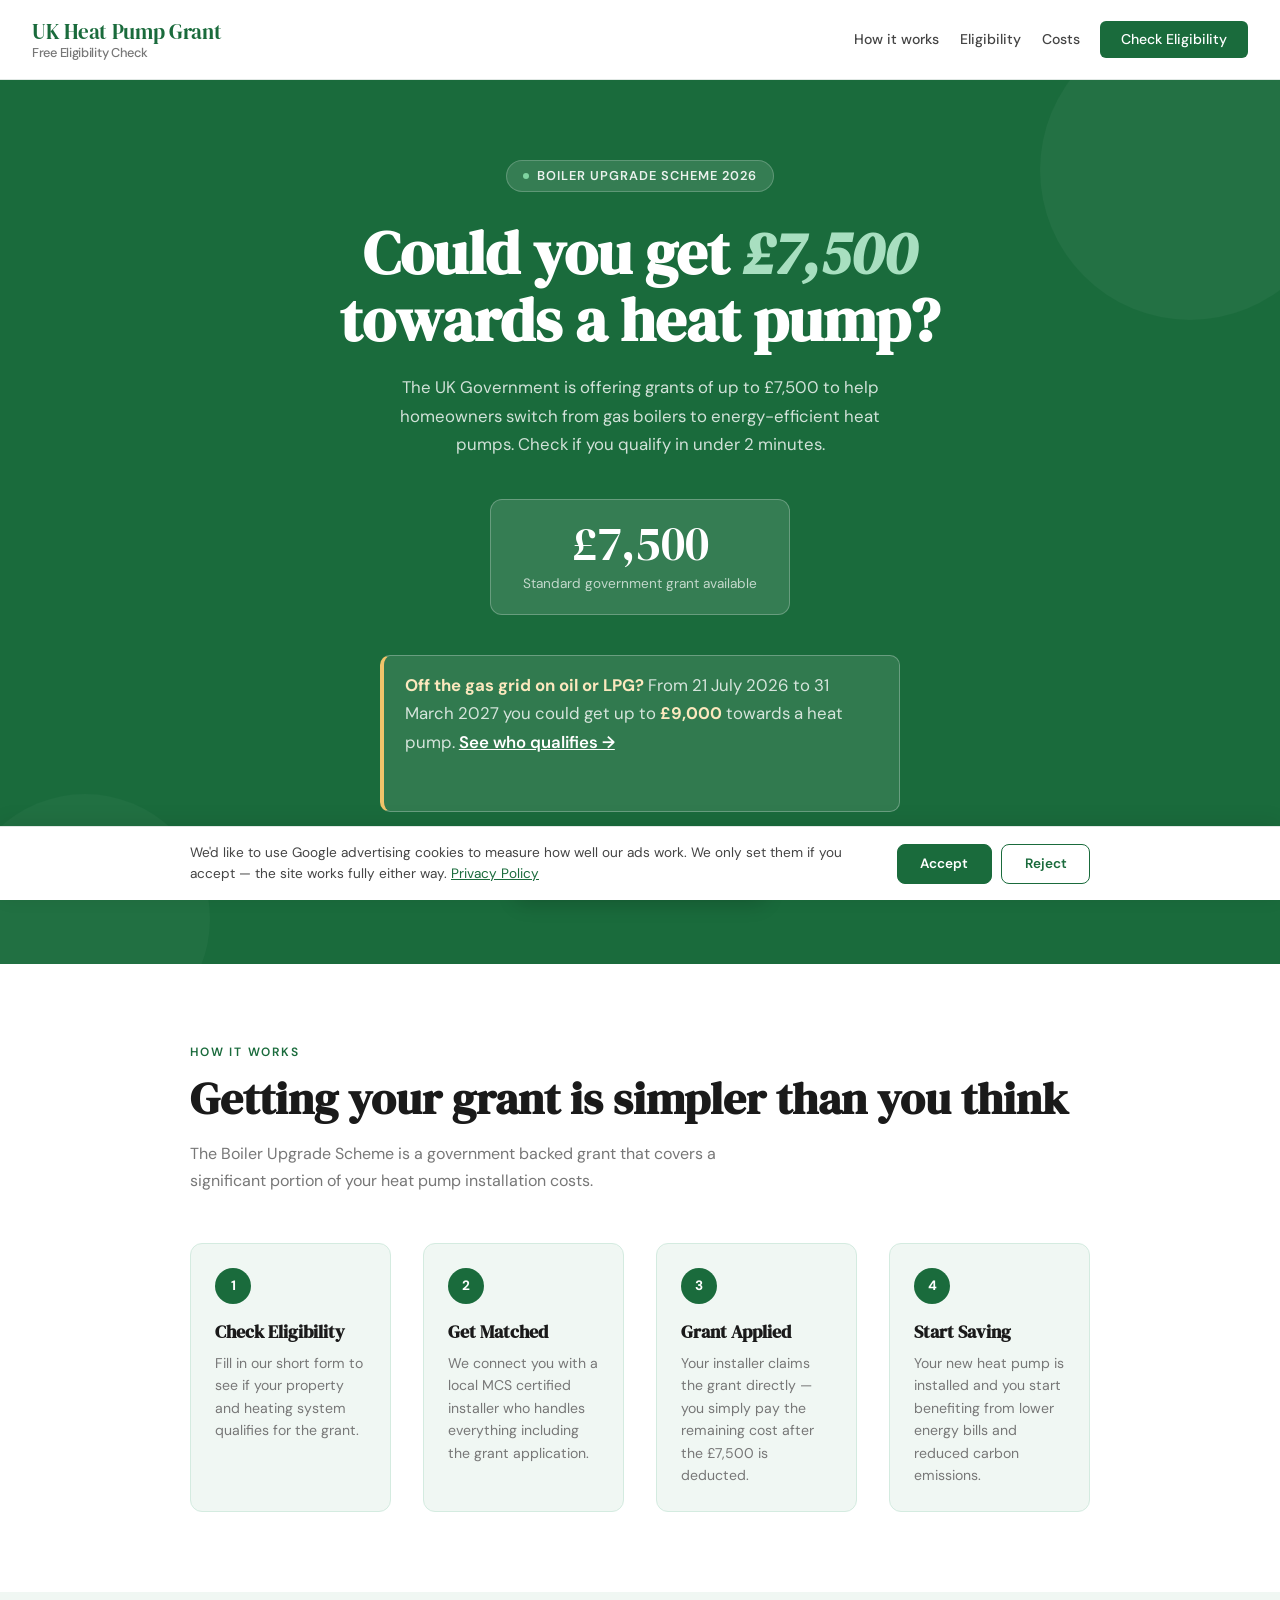
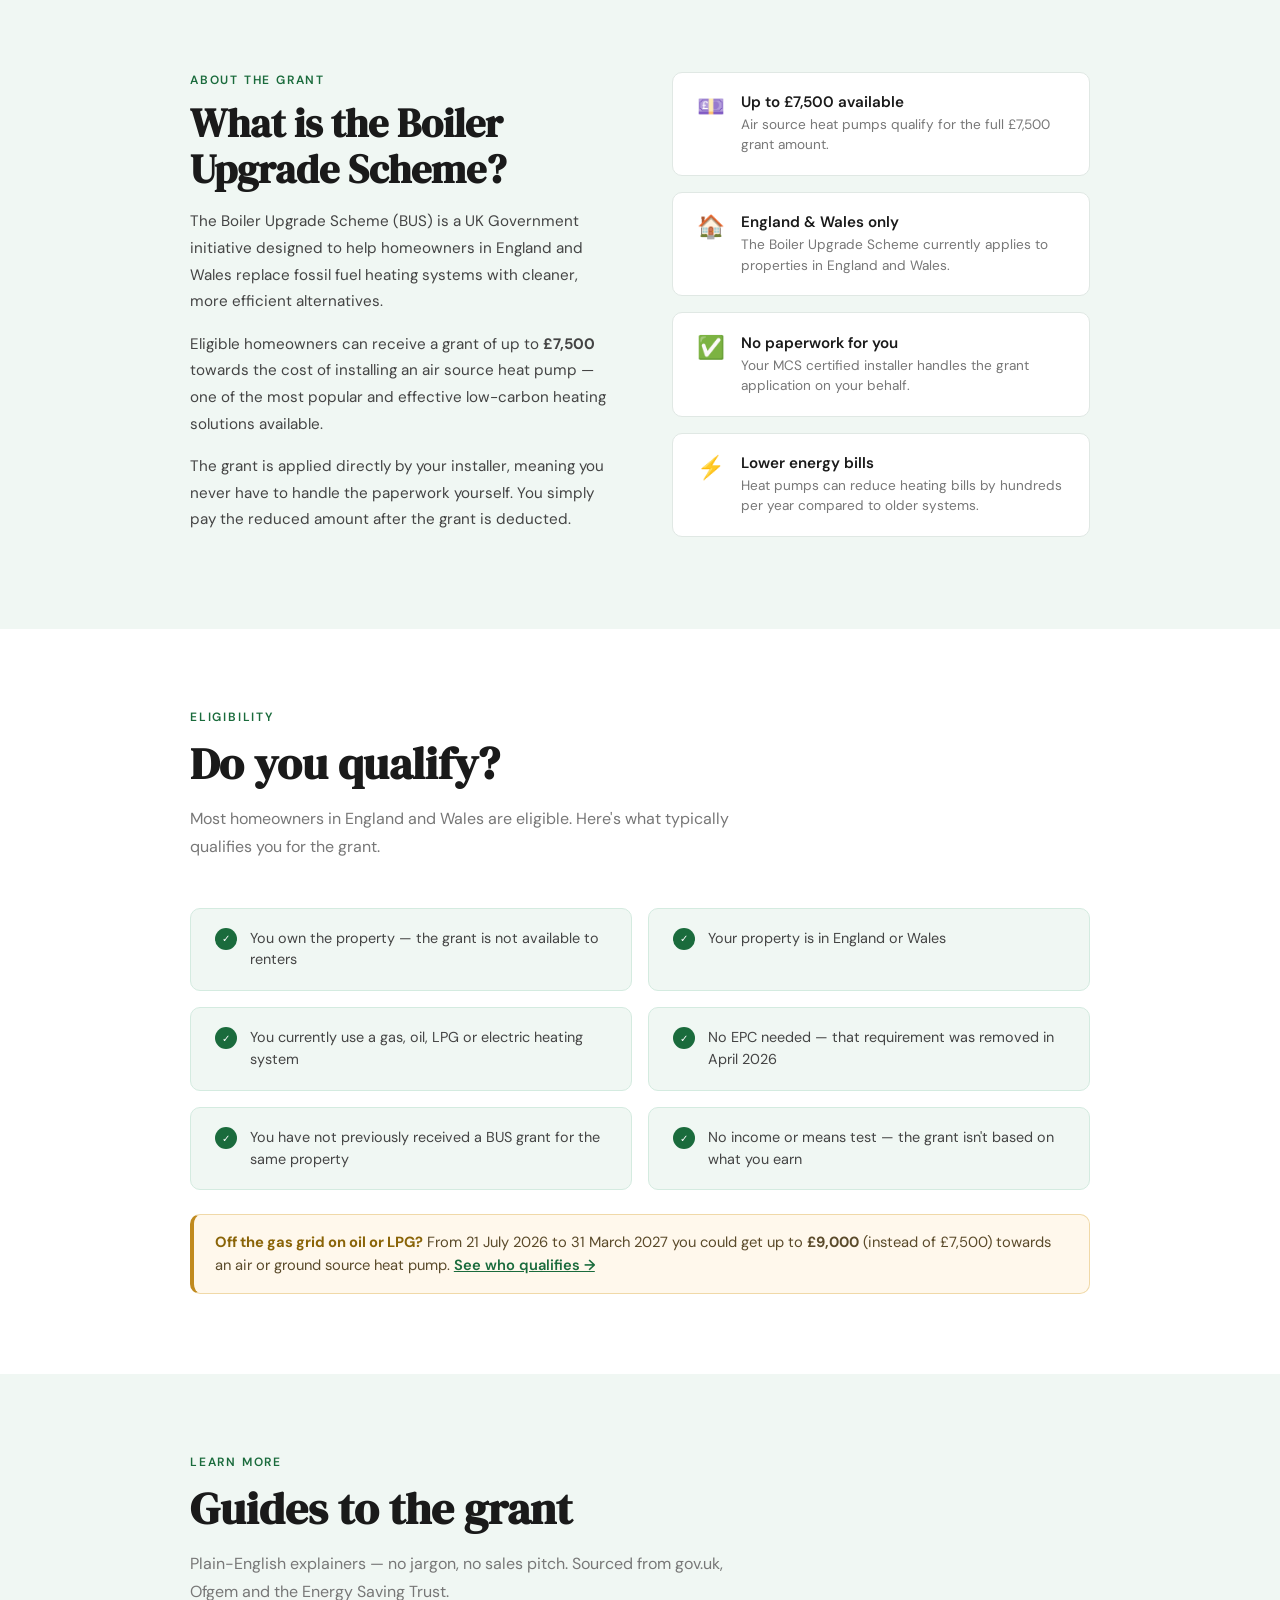
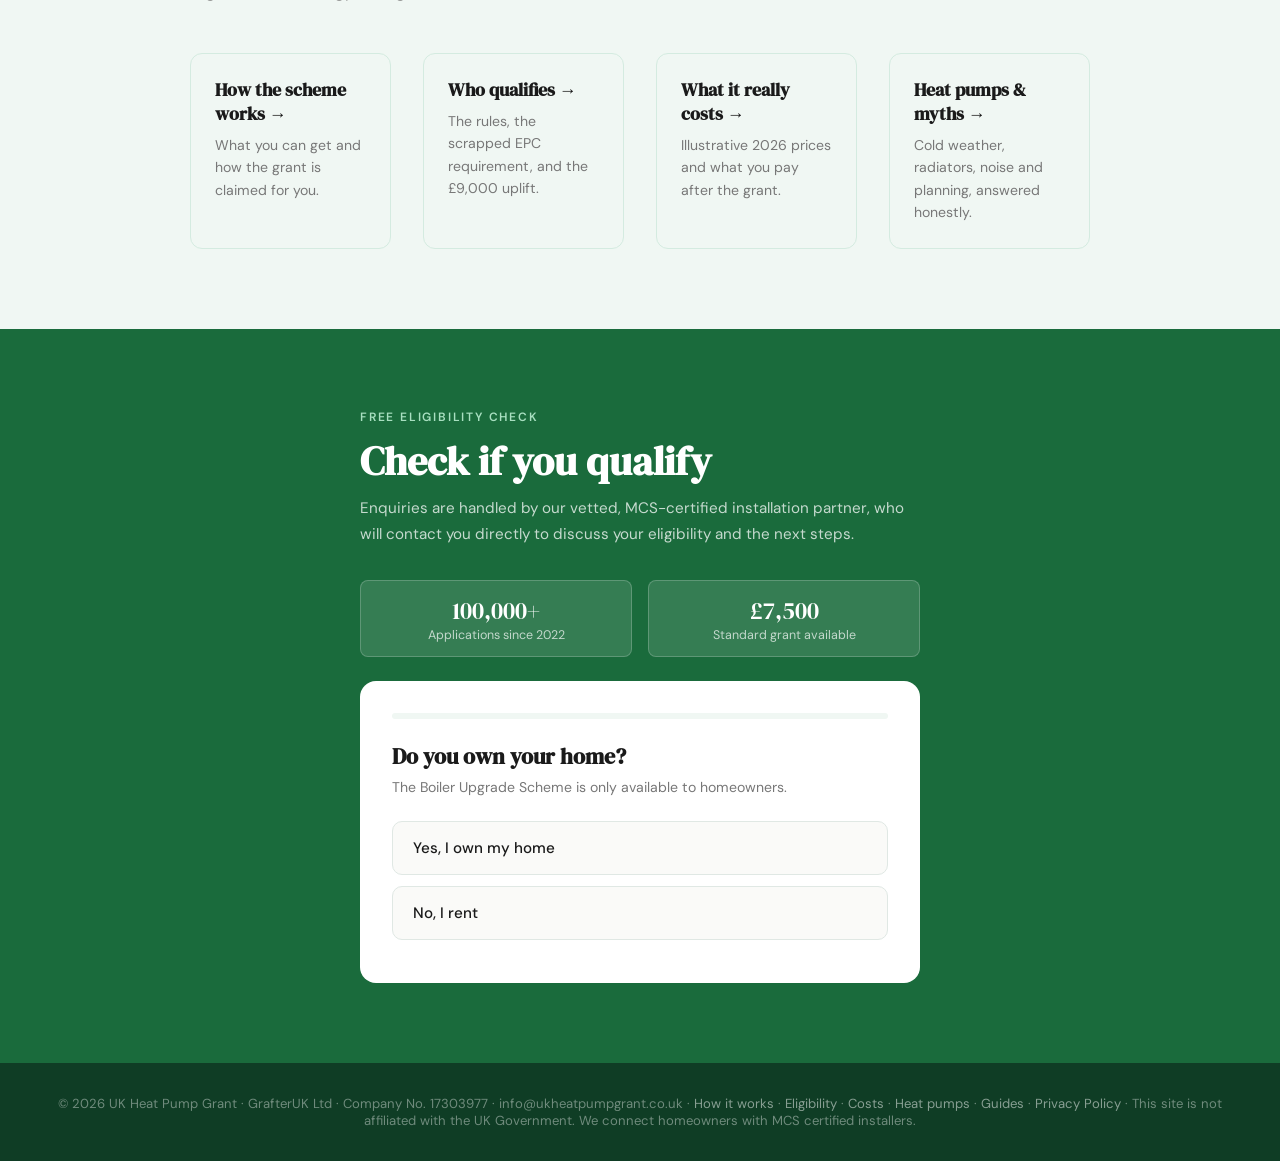
<file: index.html>
<!DOCTYPE html>
<html lang="en">
<head>
  <!-- Google tag, gated behind cookie consent (PECR). Consent Mode v2: defaults
       DENIED; gtag.js is only injected after the visitor accepts, so no Google
       request fires at all pre-consent. Rejecting keeps the page tag-free. -->
  <script>
    window.dataLayer = window.dataLayer || [];
    function gtag(){dataLayer.push(arguments);}
    gtag('consent', 'default', {
      ad_storage: 'denied', ad_user_data: 'denied',
      ad_personalization: 'denied', analytics_storage: 'denied'
    });
    gtag('js', new Date());
    window.__consentChoice = function () {
      try {
        return localStorage.getItem('ukhg_consent') ||
          (document.cookie.match(/(?:^|; )ukhg_consent=([^;]+)/) || [])[1] || '';
      } catch (e) { return ''; }
    };
    window.__loadGoogleTag = function () {
      if (window.__gtagLoaded) return;
      window.__gtagLoaded = true;
      gtag('consent', 'update', {
        ad_storage: 'granted', ad_user_data: 'granted',
        ad_personalization: 'granted', analytics_storage: 'granted'
      });
      var s = document.createElement('script');
      s.async = true;
      s.src = 'https://www.googletagmanager.com/gtag/js?id=AW-18066229023';
      document.head.appendChild(s);
      gtag('config', 'AW-18066229023');
    };
    if (window.__consentChoice() === 'granted') window.__loadGoogleTag();
  </script>
  <meta charset="UTF-8" />
  <meta name="viewport" content="width=device-width, initial-scale=1.0" />
  <title>UK Heat Pump Grant – Check Your Eligibility</title>
  <meta name="description" content="Check if you qualify for a UK Government Boiler Upgrade Scheme grant of up to £7,500 towards an air source heat pump. Free 2-minute eligibility check for homeowners in England & Wales." />
  <link rel="canonical" href="https://ukheatpumpgrant.co.uk/" />
  <meta name="theme-color" content="#1A6B3C" />
  <link rel="icon" href="/favicon.svg" type="image/svg+xml" />
  <!-- Open Graph / social preview -->
  <meta property="og:type" content="website" />
  <meta property="og:site_name" content="UK Heat Pump Grant" />
  <meta property="og:title" content="Could you get £7,500 towards a heat pump?" />
  <meta property="og:description" content="Check if you qualify for a UK Government Boiler Upgrade Scheme grant of up to £7,500. Free 2-minute eligibility check for homeowners in England & Wales." />
  <meta property="og:url" content="https://ukheatpumpgrant.co.uk/" />
  <meta property="og:image" content="https://ukheatpumpgrant.co.uk/og-image.png" />
  <meta property="og:image:width" content="1200" />
  <meta property="og:image:height" content="630" />
  <meta name="twitter:card" content="summary_large_image" />
  <meta name="twitter:title" content="Could you get £7,500 towards a heat pump?" />
  <meta name="twitter:description" content="Free 2-minute check to see if you qualify for a Boiler Upgrade Scheme grant of up to £7,500." />
  <meta name="twitter:image" content="https://ukheatpumpgrant.co.uk/og-image.png" />
  <link href="https://fonts.googleapis.com/css2?family=DM+Serif+Display:ital@0;1&family=DM+Sans:wght@400;500;600&display=swap" rel="stylesheet" />
  <style>
    *, *::before, *::after { box-sizing: border-box; margin: 0; padding: 0; }
    :root {
      --green: #1A6B3C; --green-light: #2E8B57; --green-pale: #F0F7F3;
      --green-mid: #D4EBE0; --white: #FFFFFF; --off-white: #FAFAF8;
      --text: #1A1A1A; --text-mid: #444; --text-muted: #777; --border: #E0E8E4;
    }
    html { scroll-behavior: smooth; }
    body { font-family: 'DM Sans', sans-serif; background: var(--off-white); color: var(--text); overflow-x: hidden; }
    nav { background: var(--white); border-bottom: 1px solid var(--border); padding: 1.1rem 2rem; display: flex; justify-content: space-between; align-items: center; position: sticky; top: 0; z-index: 100; }
    .logo { font-family: 'DM Serif Display', serif; font-size: 1.3rem; color: var(--green); letter-spacing: -0.3px; line-height: 1.3; }
    .logo span { color: var(--text-muted); font-size: 0.8rem; font-family: 'DM Sans', sans-serif; font-weight: 500; display: block; }
    .nav-cta { background: var(--green); color: var(--white); font-weight: 600; font-size: 0.85rem; padding: 0.6rem 1.3rem; border-radius: 6px; text-decoration: none; }
    .nav-links { display: flex; gap: 1.3rem; align-items: center; }
    .nav-links a { color: var(--text-mid); text-decoration: none; font-size: 0.88rem; font-weight: 500; }
    .nav-links a:hover { color: var(--green); }
    .nav-links a.nav-cta { color: var(--white); }
    .hero-uplift { display: block; background: rgba(255,255,255,0.1); border: 1px solid rgba(255,255,255,0.28); border-left: 4px solid #F0C46A; border-radius: 10px; padding: 0.9rem 1.3rem; margin: 0 auto 2.2rem; max-width: 520px; text-align: left; }
    .hero-uplift p { font-size: 0.9rem; color: rgba(255,255,255,0.92); margin: 0; line-height: 1.55; }
    .hero-uplift strong { color: #FCE8BE; }
    .hero-uplift a { color: #fff; text-decoration: underline; font-weight: 600; }
    .hero { background: var(--green); padding: 5rem 2rem 4rem; text-align: center; position: relative; overflow: hidden; }
    .hero::before { content: ''; position: absolute; top: -60px; right: -60px; width: 300px; height: 300px; background: rgba(255,255,255,0.04); border-radius: 50%; pointer-events: none; }
    .hero::after { content: ''; position: absolute; bottom: -80px; left: -40px; width: 250px; height: 250px; background: rgba(255,255,255,0.03); border-radius: 50%; pointer-events: none; }
    .hero-tag { display: inline-flex; align-items: center; gap: 0.5rem; background: rgba(255,255,255,0.12); border: 1px solid rgba(255,255,255,0.2); color: rgba(255,255,255,0.9); font-size: 0.8rem; font-weight: 600; letter-spacing: 0.08em; text-transform: uppercase; padding: 0.4rem 1rem; border-radius: 100px; margin-bottom: 1.8rem; }
    .hero-tag::before { content: ''; width: 6px; height: 6px; background: #7FD4A0; border-radius: 50%; }
    .hero h1 { font-family: 'DM Serif Display', serif; font-size: clamp(2.2rem, 6vw, 3.8rem); color: var(--white); line-height: 1.1; margin-bottom: 1.2rem; max-width: 700px; margin-left: auto; margin-right: auto; }
    .hero h1 em { font-style: italic; color: #A8DFC0; }
    .hero p { font-size: 1.05rem; color: rgba(255,255,255,0.8); max-width: 520px; margin: 0 auto 2.5rem; line-height: 1.7; }
    .hero-grant { display: inline-block; background: rgba(255,255,255,0.12); border: 1px solid rgba(255,255,255,0.25); border-radius: 12px; padding: 1.2rem 2rem; margin-bottom: 2.5rem; }
    .hero-grant .amount { font-family: 'DM Serif Display', serif; font-size: 3rem; color: var(--white); line-height: 1; }
    .hero-grant p { font-size: 0.85rem; color: rgba(255,255,255,0.7); margin: 0.3rem 0 0; }
    .hero-btn { display: inline-block; background: var(--white); color: var(--green); font-weight: 700; font-size: 1rem; padding: 1rem 2.5rem; border-radius: 8px; text-decoration: none; box-shadow: 0 4px 20px rgba(0,0,0,0.15); }
    .how { background: var(--white); padding: 5rem 2rem; }
    .how-inner { max-width: 900px; margin: 0 auto; }
    .section-label { font-size: 0.75rem; font-weight: 600; letter-spacing: 0.15em; text-transform: uppercase; color: var(--green); display: block; margin-bottom: 0.8rem; }
    .section-title { font-family: 'DM Serif Display', serif; font-size: clamp(1.8rem, 4vw, 2.8rem); line-height: 1.15; margin-bottom: 1rem; color: var(--text); }
    .section-sub { font-size: 1rem; color: var(--text-muted); line-height: 1.7; max-width: 540px; margin-bottom: 3rem; }
    .steps { display: grid; grid-template-columns: repeat(auto-fit, minmax(200px, 1fr)); gap: 2rem; }
    .step { padding: 1.5rem; background: var(--green-pale); border-radius: 12px; border: 1px solid var(--green-mid); }
    .step-num { width: 36px; height: 36px; background: var(--green); border-radius: 50%; display: flex; align-items: center; justify-content: center; color: var(--white); font-weight: 700; font-size: 0.85rem; margin-bottom: 1rem; }
    .step h3 { font-family: 'DM Serif Display', serif; font-size: 1.1rem; margin-bottom: 0.5rem; color: var(--text); }
    .step p { font-size: 0.88rem; color: var(--text-muted); line-height: 1.6; }
    .grant-info { background: var(--green-pale); padding: 5rem 2rem; }
    .grant-inner { max-width: 900px; margin: 0 auto; display: grid; grid-template-columns: 1fr 1fr; gap: 4rem; align-items: start; }
    .grant-inner h2 { font-family: 'DM Serif Display', serif; font-size: clamp(1.8rem, 4vw, 2.5rem); line-height: 1.15; margin-bottom: 1rem; color: var(--text); }
    .grant-inner p { font-size: 0.95rem; color: var(--text-mid); line-height: 1.75; margin-bottom: 1rem; }
    .grant-facts { display: flex; flex-direction: column; gap: 1rem; }
    .fact { background: var(--white); border: 1px solid var(--border); border-radius: 10px; padding: 1.2rem 1.5rem; display: flex; align-items: flex-start; gap: 1rem; }
    .fact-icon { font-size: 1.4rem; flex-shrink: 0; }
    .fact h4 { font-weight: 600; font-size: 0.95rem; color: var(--text); margin-bottom: 0.2rem; }
    .fact p { font-size: 0.85rem; color: var(--text-muted); line-height: 1.5; margin: 0; }
    .eligibility { background: var(--white); padding: 5rem 2rem; }
    .elig-inner { max-width: 900px; margin: 0 auto; }
    .elig-grid { display: grid; grid-template-columns: 1fr 1fr; gap: 1rem; margin-top: 2.5rem; }
    .elig-card { background: var(--green-pale); border: 1px solid var(--green-mid); border-radius: 10px; padding: 1.2rem 1.5rem; display: flex; align-items: flex-start; gap: 0.8rem; }
    .elig-card .tick { width: 22px; height: 22px; background: var(--green); border-radius: 50%; display: flex; align-items: center; justify-content: center; color: var(--white); font-size: 0.65rem; flex-shrink: 0; }
    .elig-card p { font-size: 0.9rem; color: var(--text-mid); line-height: 1.5; }
    #check { background: var(--green); padding: 5rem 2rem; }
    .form-inner { max-width: 560px; margin: 0 auto; }
    .form-inner .section-label { color: #A8DFC0; }
    .form-inner h2 { font-family: 'DM Serif Display', serif; font-size: clamp(1.8rem, 4vw, 2.5rem); color: var(--white); line-height: 1.15; margin-bottom: 0.8rem; }
    .form-inner > p { font-size: 0.95rem; color: rgba(255,255,255,0.75); line-height: 1.7; margin-bottom: 2rem; }
    .form-card { background: var(--white); border-radius: 16px; padding: 2rem; }
    .form-row { display: grid; grid-template-columns: 1fr 1fr; gap: 1rem; }
    .form-group { margin-bottom: 1.2rem; }
    .form-group label { display: block; font-size: 0.82rem; font-weight: 600; color: var(--text-mid); margin-bottom: 0.4rem; }
    .form-group input, .form-group select { width: 100%; padding: 0.75rem 1rem; border: 1.5px solid var(--border); border-radius: 8px; font-size: 0.9rem; font-family: 'DM Sans', sans-serif; color: var(--text); background: var(--off-white); appearance: none; }
    .form-group input:focus, .form-group select:focus { outline: none; border-color: var(--green); background: var(--white); }
    .form-submit { width: 100%; background: var(--green); color: var(--white); font-family: 'DM Sans', sans-serif; font-weight: 700; font-size: 1rem; padding: 1rem; border: none; border-radius: 8px; cursor: pointer; margin-top: 0.5rem; }
    .form-submit:hover { background: var(--green-light); }
    .form-note { text-align: center; font-size: 0.78rem; color: var(--text-muted); margin-top: 1rem; line-height: 1.5; }
    .consent { display: flex; align-items: flex-start; gap: 0.6rem; margin-bottom: 1.2rem; text-align: left; }
    .consent input[type="checkbox"] { width: 18px; height: 18px; margin-top: 2px; flex-shrink: 0; accent-color: var(--green); cursor: pointer; }
    .consent label { font-size: 0.8rem; font-weight: 400; color: var(--text-mid); line-height: 1.5; cursor: pointer; margin: 0; }
    .consent a { color: var(--green); text-decoration: underline; }
    .exit-email .consent { margin-bottom: 0.9rem; }
    .progress { height: 6px; background: var(--green-pale); border-radius: 3px; margin-bottom: 1.5rem; overflow: hidden; }
    .progress-fill { height: 100%; background: var(--green-light); width: 0%; transition: width 0.35s ease; border-radius: 3px; }
    .quiz-step { display: none; }
    .quiz-step.active { display: block; animation: quizFade 0.25s ease; }
    @keyframes quizFade { from { opacity: 0; transform: translateY(8px); } to { opacity: 1; transform: translateY(0); } }
    .quiz-q { font-family: 'DM Serif Display', serif; font-size: 1.4rem; color: var(--text); margin-bottom: 0.4rem; line-height: 1.25; }
    .quiz-sub { font-size: 0.88rem; color: var(--text-muted); margin-bottom: 1.4rem; line-height: 1.5; }
    .option-btn { display: block; width: 100%; padding: 1rem 1.25rem; margin-bottom: 0.7rem; background: var(--off-white); border: 1.5px solid var(--border); border-radius: 10px; font-family: 'DM Sans', sans-serif; font-size: 0.95rem; font-weight: 500; color: var(--text); text-align: left; cursor: pointer; transition: border-color 0.15s, background 0.15s, transform 0.1s; }
    .option-btn:hover, .option-btn:focus-visible { border-color: var(--green); background: var(--green-pale); outline: none; }
    .option-btn:active { transform: scale(0.99); }
    .back-btn { background: none; border: none; color: var(--text-muted); font-size: 0.85rem; cursor: pointer; padding: 0.3rem 0; margin-bottom: 0.6rem; font-family: inherit; display: inline-flex; align-items: center; gap: 0.3rem; }
    .back-btn:hover { color: var(--green); }
    .exit-screen { text-align: center; padding: 0.5rem; }
    .exit-icon { width: 56px; height: 56px; background: #FFF3E0; border-radius: 50%; display: flex; align-items: center; justify-content: center; font-size: 1.6rem; margin: 0 auto 1.2rem; }
    .exit-screen h3 { font-family: 'DM Serif Display', serif; font-size: 1.3rem; margin-bottom: 0.6rem; color: var(--text); line-height: 1.25; }
    .exit-screen p { font-size: 0.92rem; color: var(--text-muted); line-height: 1.6; margin-bottom: 0.5rem; }
    .exit-email { margin-top: 1.4rem; padding-top: 1.4rem; border-top: 1px solid var(--border); text-align: left; }
    .exit-email label { display: block; font-size: 0.82rem; font-weight: 600; color: var(--text-mid); margin-bottom: 0.4rem; }
    .exit-email input { width: 100%; padding: 0.75rem 1rem; border: 1.5px solid var(--border); border-radius: 8px; font-size: 0.9rem; font-family: inherit; background: var(--off-white); margin-bottom: 0.8rem; }
    .confirm-screen { text-align: center; }
    .confirm-screen .tick-big { width: 64px; height: 64px; background: var(--green); border-radius: 50%; display: flex; align-items: center; justify-content: center; font-size: 1.7rem; color: var(--white); margin: 0 auto 1.2rem; }
    .confirm-screen h3 { font-family: 'DM Serif Display', serif; font-size: 1.5rem; margin-bottom: 0.6rem; color: var(--text); line-height: 1.25; }
    .confirm-screen .confirm-lead { font-size: 0.95rem; color: var(--text-mid); line-height: 1.6; margin-bottom: 1.5rem; }
    .next-steps { text-align: left; background: var(--green-pale); border: 1px solid var(--green-mid); border-radius: 10px; padding: 1.2rem 1.4rem; }
    .next-steps h4 { font-size: 0.75rem; font-weight: 600; letter-spacing: 0.12em; text-transform: uppercase; color: var(--green); margin-bottom: 0.9rem; }
    .next-steps ul { list-style: none; }
    .next-steps li { font-size: 0.88rem; color: var(--text-mid); line-height: 1.5; margin-bottom: 0.7rem; padding-left: 1.4rem; position: relative; }
    .next-steps li::before { content: '→'; position: absolute; left: 0; color: var(--green); font-weight: 700; }
    .next-steps li:last-child { margin-bottom: 0; }
    .form-err { background: #FEECEC; border: 1px solid #F5B5B5; color: #8A1F1F; padding: 0.7rem 1rem; border-radius: 8px; font-size: 0.85rem; margin-bottom: 1rem; display: none; line-height: 1.45; }
    .form-err.show { display: block; }
    .cookie-banner { position: fixed; left: 0; right: 0; bottom: 0; z-index: 200; background: var(--white); border-top: 1px solid var(--border); box-shadow: 0 -4px 20px rgba(0,0,0,0.08); padding: 1rem 1.5rem; }
    .cookie-inner { max-width: 900px; margin: 0 auto; display: flex; align-items: center; gap: 1.2rem; flex-wrap: wrap; }
    .cookie-inner p { font-size: 0.85rem; color: var(--text-mid); line-height: 1.5; flex: 1; min-width: 240px; margin: 0; }
    .cookie-inner a { color: var(--green); text-decoration: underline; }
    .cookie-actions { display: flex; gap: 0.6rem; }
    .cookie-btn { font-family: 'DM Sans', sans-serif; font-weight: 600; font-size: 0.85rem; padding: 0.65rem 1.4rem; border-radius: 8px; border: 1.5px solid var(--green); cursor: pointer; }
    .cookie-btn.accept { background: var(--green); color: var(--white); }
    .cookie-btn.reject { background: var(--white); color: var(--green); }
    footer { background: #0F3D25; padding: 2rem; text-align: center; }
    footer p { color: rgba(255,255,255,0.4); font-size: 0.82rem; }
    footer a { color: rgba(255,255,255,0.5); text-decoration: none; }
    @media (max-width: 700px) {
      .grant-inner { grid-template-columns: 1fr; gap: 2rem; }
      .elig-grid { grid-template-columns: 1fr; }
      .form-row { grid-template-columns: 1fr; }
      .nav-links .hide-sm { display: none; }
      nav { padding: 1.1rem 1.3rem; }
    }
  </style>
  <script src="https://www.google.com/recaptcha/api.js?render=6LfFykgtAAAAAFMlkTeYWOhiz9gVwQHqHs1kckuf"></script>
</head>
<body>
<nav>
  <div class="logo">UK Heat Pump Grant<br><span>Free Eligibility Check</span></div>
  <div class="nav-links">
    <a href="/how-it-works" class="hide-sm">How it works</a>
    <a href="/eligibility" class="hide-sm">Eligibility</a>
    <a href="/costs" class="hide-sm">Costs</a>
    <a href="#check" class="nav-cta">Check Eligibility</a>
  </div>
</nav>
<section class="hero">
  <div class="hero-tag">Boiler Upgrade Scheme 2026</div>
  <h1>Could you get <em>£7,500</em> towards a heat pump?</h1>
  <p>The UK Government is offering grants of up to £7,500 to help homeowners switch from gas boilers to energy-efficient heat pumps. Check if you qualify in under 2 minutes.</p>
  <div class="hero-grant">
    <div class="amount">£7,500</div>
    <p>Standard government grant available</p>
  </div>
  <div class="hero-uplift">
    <p><strong>Off the gas grid on oil or LPG?</strong> From 21 July 2026 to 31 March 2027 you could get up to <strong>£9,000</strong> towards a heat pump. <a href="/eligibility">See who qualifies →</a></p>
  </div>
  <a href="#check" class="hero-btn">Check My Eligibility →</a>
</section>
<section id="how-it-works" class="how">
  <div class="how-inner">
    <span class="section-label">How It Works</span>
    <h2 class="section-title">Getting your grant is simpler than you think</h2>
    <p class="section-sub">The Boiler Upgrade Scheme is a government backed grant that covers a significant portion of your heat pump installation costs.</p>
    <div class="steps">
      <div class="step"><div class="step-num">1</div><h3>Check Eligibility</h3><p>Fill in our short form to see if your property and heating system qualifies for the grant.</p></div>
      <div class="step"><div class="step-num">2</div><h3>Get Matched</h3><p>We connect you with a local MCS certified installer who handles everything including the grant application.</p></div>
      <div class="step"><div class="step-num">3</div><h3>Grant Applied</h3><p>Your installer claims the grant directly — you simply pay the remaining cost after the £7,500 is deducted.</p></div>
      <div class="step"><div class="step-num">4</div><h3>Start Saving</h3><p>Your new heat pump is installed and you start benefiting from lower energy bills and reduced carbon emissions.</p></div>
    </div>
  </div>
</section>
<section id="about" class="grant-info">
  <div class="grant-inner">
    <div>
      <span class="section-label">About the Grant</span>
      <h2>What is the Boiler Upgrade Scheme?</h2>
      <p>The Boiler Upgrade Scheme (BUS) is a UK Government initiative designed to help homeowners in England and Wales replace fossil fuel heating systems with cleaner, more efficient alternatives.</p>
      <p>Eligible homeowners can receive a grant of up to <strong>£7,500</strong> towards the cost of installing an air source heat pump — one of the most popular and effective low-carbon heating solutions available.</p>
      <p>The grant is applied directly by your installer, meaning you never have to handle the paperwork yourself. You simply pay the reduced amount after the grant is deducted.</p>
    </div>
    <div class="grant-facts">
      <div class="fact"><div class="fact-icon">💷</div><div><h4>Up to £7,500 available</h4><p>Air source heat pumps qualify for the full £7,500 grant amount.</p></div></div>
      <div class="fact"><div class="fact-icon">🏠</div><div><h4>England & Wales only</h4><p>The Boiler Upgrade Scheme currently applies to properties in England and Wales.</p></div></div>
      <div class="fact"><div class="fact-icon">✅</div><div><h4>No paperwork for you</h4><p>Your MCS certified installer handles the grant application on your behalf.</p></div></div>
      <div class="fact"><div class="fact-icon">⚡</div><div><h4>Lower energy bills</h4><p>Heat pumps can reduce heating bills by hundreds per year compared to older systems.</p></div></div>
    </div>
  </div>
</section>
<section id="eligibility" class="eligibility">
  <div class="elig-inner">
    <span class="section-label">Eligibility</span>
    <h2 class="section-title">Do you qualify?</h2>
    <p class="section-sub">Most homeowners in England and Wales are eligible. Here's what typically qualifies you for the grant.</p>
    <div class="elig-grid">
      <div class="elig-card"><div class="tick">✓</div><p>You own the property — the grant is not available to renters</p></div>
      <div class="elig-card"><div class="tick">✓</div><p>Your property is in England or Wales</p></div>
      <div class="elig-card"><div class="tick">✓</div><p>You currently use a gas, oil, LPG or electric heating system</p></div>
      <div class="elig-card"><div class="tick">✓</div><p>No EPC needed — that requirement was removed in April 2026</p></div>
      <div class="elig-card"><div class="tick">✓</div><p>You have not previously received a BUS grant for the same property</p></div>
      <div class="elig-card"><div class="tick">✓</div><p>No income or means test — the grant isn't based on what you earn</p></div>
    </div>
    <div style="margin-top:1.5rem; background:#FFF8EC; border:1px solid #F0D9A8; border-left:4px solid #C08A1E; border-radius:10px; padding:1rem 1.3rem;">
      <p style="font-size:0.92rem; color:#5A4A2A; line-height:1.55; margin:0;"><strong style="color:#8A6408;">Off the gas grid on oil or LPG?</strong> From 21 July 2026 to 31 March 2027 you could get up to <strong>£9,000</strong> (instead of £7,500) towards an air or ground source heat pump. <a href="/eligibility" style="color:var(--green); font-weight:600;">See who qualifies →</a></p>
    </div>
  </div>
</section>
<section id="guides" class="grant-info">
  <div class="how-inner" style="max-width:900px;margin:0 auto;">
    <span class="section-label">Learn more</span>
    <h2 class="section-title">Guides to the grant</h2>
    <p class="section-sub">Plain-English explainers — no jargon, no sales pitch. Sourced from gov.uk, Ofgem and the Energy Saving Trust.</p>
    <div class="steps">
      <a class="step" href="/how-it-works" style="text-decoration:none;"><h3>How the scheme works →</h3><p>What you can get and how the grant is claimed for you.</p></a>
      <a class="step" href="/eligibility" style="text-decoration:none;"><h3>Who qualifies →</h3><p>The rules, the scrapped EPC requirement, and the £9,000 uplift.</p></a>
      <a class="step" href="/costs" style="text-decoration:none;"><h3>What it really costs →</h3><p>Illustrative 2026 prices and what you pay after the grant.</p></a>
      <a class="step" href="/heat-pumps-explained" style="text-decoration:none;"><h3>Heat pumps &amp; myths →</h3><p>Cold weather, radiators, noise and planning, answered honestly.</p></a>
    </div>
  </div>
</section>
<section id="check">
  <div class="form-inner">
    <span class="section-label">Free Eligibility Check</span>
    <h2>Check if you qualify</h2>
    <p>Enquiries are handled by our vetted, MCS-certified installation partner, who will contact you directly to discuss your eligibility and the next steps.</p>
    <div style="display:flex; gap:1rem; margin-bottom:1.5rem; flex-wrap:wrap;">
      <div style="background:rgba(255,255,255,0.12); border:1px solid rgba(255,255,255,0.2); border-radius:8px; padding:0.8rem 1.2rem; flex:1; min-width:140px; text-align:center;">
        <div style="font-family:'DM Serif Display',serif; font-size:1.5rem; color:#fff;">100,000+</div>
        <div style="font-size:0.78rem; color:rgba(255,255,255,0.7);">Applications since 2022</div>
      </div>
      <div style="background:rgba(255,255,255,0.12); border:1px solid rgba(255,255,255,0.2); border-radius:8px; padding:0.8rem 1.2rem; flex:1; min-width:140px; text-align:center;">
        <div style="font-family:'DM Serif Display',serif; font-size:1.5rem; color:#fff;">£7,500</div>
        <div style="font-size:0.78rem; color:rgba(255,255,255,0.7);">Standard grant available</div>
      </div>
    </div>
    <div class="form-card">
      <div class="progress" id="progressWrap"><div class="progress-fill" id="progressFill"></div></div>

      <div class="quiz-step active" data-step="1">
        <h3 class="quiz-q">Do you own your home?</h3>
        <p class="quiz-sub">The Boiler Upgrade Scheme is only available to homeowners.</p>
        <button type="button" class="option-btn" data-answer="yes">Yes, I own my home</button>
        <button type="button" class="option-btn" data-answer="no">No, I rent</button>
      </div>

      <div class="quiz-step" data-step="2">
        <button type="button" class="back-btn">← Back</button>
        <h3 class="quiz-q">Is your property in England or Wales?</h3>
        <p class="quiz-sub">The grant currently covers England and Wales only.</p>
        <button type="button" class="option-btn" data-answer="yes">Yes, England or Wales</button>
        <button type="button" class="option-btn" data-answer="no">No (Scotland or Northern Ireland)</button>
      </div>

      <div class="quiz-step" data-step="3">
        <button type="button" class="back-btn">← Back</button>
        <h3 class="quiz-q">What's your current heating system?</h3>
        <p class="quiz-sub">Pick the one that best describes how you heat your home today.</p>
        <button type="button" class="option-btn" data-answer="gas">Gas boiler</button>
        <button type="button" class="option-btn" data-answer="oil">Oil boiler</button>
        <button type="button" class="option-btn" data-answer="lpg">LPG boiler</button>
        <button type="button" class="option-btn" data-answer="electric">Electric heating</button>
        <button type="button" class="option-btn" data-answer="heat-pump">I already have a heat pump</button>
      </div>

      <div class="quiz-step" data-step="4">
        <button type="button" class="back-btn">← Back</button>
        <h3 class="quiz-q">What type of property do you live in?</h3>
        <p class="quiz-sub">This helps us match you with the right installer.</p>
        <button type="button" class="option-btn" data-answer="detached">Detached house</button>
        <button type="button" class="option-btn" data-answer="semi-detached">Semi-detached house</button>
        <button type="button" class="option-btn" data-answer="terraced">Terraced house</button>
        <button type="button" class="option-btn" data-answer="bungalow">Bungalow</button>
      </div>

      <div class="quiz-step" data-step="5">
        <button type="button" class="back-btn">← Back</button>
        <h3 class="quiz-q">When are you looking to install?</h3>
        <p class="quiz-sub">Installers prioritise quotes based on timeline.</p>
        <button type="button" class="option-btn" data-answer="within-3-months">Within 3 months</button>
        <button type="button" class="option-btn" data-answer="3-6-months">3–6 months</button>
        <button type="button" class="option-btn" data-answer="6-12-months">6–12 months</button>
        <button type="button" class="option-btn" data-answer="researching">Just researching</button>
      </div>

      <div class="quiz-step" data-step="6">
        <button type="button" class="back-btn">← Back</button>
        <h3 class="quiz-q">What's your postcode?</h3>
        <p class="quiz-sub">We'll match you with a certified installer in your area.</p>
        <div class="form-group"><input type="text" id="postcodeInput" placeholder="e.g. AL1 1AA" autocomplete="postal-code" autocapitalize="characters" /></div>
        <div class="form-err" id="postcodeErr" role="alert" aria-live="assertive">Please enter a valid UK postcode.</div>
        <button type="button" class="form-submit" id="postcodeNext">Continue →</button>
      </div>

      <div class="quiz-step" data-step="7">
        <button type="button" class="back-btn">← Back</button>
        <h3 class="quiz-q">Last step — where should we send your results?</h3>
        <p class="quiz-sub">A certified installer will call to confirm your eligibility and arrange a free survey.</p>
        <div class="form-err" id="submitErr" role="alert" aria-live="assertive"></div>
        <form id="lead-form">
          <input type="hidden" name="subject" value="New Heat Pump Grant Enquiry" />
          <input type="hidden" name="from_name" value="UK Heat Pump Grant" />
          <input type="hidden" name="lead_grade" id="leadGrade" />
          <input type="hidden" name="ownership" id="h_ownership" />
          <input type="hidden" name="region" id="h_region" />
          <input type="hidden" name="heating_system" id="h_heating" />
          <input type="hidden" name="property_type" id="h_property" />
          <input type="hidden" name="timeline" id="h_timeline" />
          <input type="hidden" name="postcode" id="h_postcode" />
          <div class="form-row">
            <div class="form-group"><label>First Name</label><input type="text" name="first_name" placeholder="John" autocomplete="given-name" required /></div>
            <div class="form-group"><label>Last Name</label><input type="text" name="last_name" placeholder="Smith" autocomplete="family-name" required /></div>
          </div>
          <div class="form-group"><label>Email Address</label><input type="email" name="email" placeholder="john@example.com" autocomplete="email" required /></div>
          <div class="form-group"><label>Phone Number</label><input type="tel" name="phone" placeholder="07700 900000" pattern="[\d\s+()-]{10,17}" title="Please enter a valid UK phone number (07… or +44…)" autocomplete="tel" required /></div>
          <div class="consent">
            <input type="checkbox" name="consent" id="leadConsent" value="yes" required />
            <label for="leadConsent">I agree that my details will be passed to a vetted, MCS-certified heat pump installer, so they can contact me regarding my enquiry to discuss my eligibility and next steps. I've read the <a href="/privacy" target="_blank" rel="noopener">Privacy Policy</a>.</label>
          </div>
          <button type="submit" class="form-submit" id="submitBtn">Confirm My Eligibility →</button>
        </form>
      </div>

      <div class="quiz-step" data-step="exit-rent">
        <div class="exit-screen">
          <div class="exit-icon">🏠</div>
          <h3>Sorry, the Boiler Upgrade Scheme is only available to homeowners</h3>
          <p>The grant requires property ownership. If you're a tenant, consider sharing this page with your landlord — they may be eligible.</p>
        </div>
      </div>

      <div class="quiz-step" data-step="exit-region">
        <div class="exit-screen">
          <div class="exit-icon">📍</div>
          <h3>Sorry, the BUS currently only covers England and Wales</h3>
          <p>The Boiler Upgrade Scheme doesn't extend to Scotland or Northern Ireland. Scotland has its own Home Energy Scotland scheme that may help.</p>
        </div>
      </div>

      <div class="quiz-step" data-step="exit-heatpump">
        <div class="exit-screen">
          <div class="exit-icon">✅</div>
          <h3>You already have a qualifying system</h3>
          <p>Heat pumps are already the most efficient low-carbon heating option available — no upgrade needed.</p>
        </div>
      </div>

      <div class="quiz-step" data-step="exit-research">
        <div class="exit-screen">
          <div class="exit-icon">📚</div>
          <h3>Thanks for your interest</h3>
          <p>When you're ready to install, we'll be here to help. Leave your email below if you'd like a short guide about heat pumps and the grant.</p>
          <form id="research-form" class="exit-email">
            <input type="hidden" name="subject" value="Heat Pump Grant — Researcher Signup" />
            <input type="hidden" name="from_name" value="UK Heat Pump Grant" />
            <input type="hidden" name="lead_grade" value="D" />
            <label>Email (optional)</label>
            <input type="email" name="email" placeholder="you@example.com" autocomplete="email" />
            <div class="consent">
              <input type="checkbox" name="consent" id="researchConsent" value="yes" required />
              <label for="researchConsent">I'm happy to receive heat pump information and updates by email. I've read the <a href="/privacy" target="_blank" rel="noopener">Privacy Policy</a>.</label>
            </div>
            <button type="submit" class="form-submit" id="researchBtn">Send me the guide</button>
            <p class="form-note" id="researchNote" style="margin-top:0.8rem;" role="status" aria-live="polite">We'll email you the guide and won't add you to any mailing list.</p>
          </form>
        </div>
      </div>

      <div class="quiz-step" data-step="confirmed">
        <div class="confirm-screen">
          <div class="tick-big">✓</div>
          <h3 id="confirmHeading">Your eligibility has been confirmed</h3>
          <p class="confirm-lead" id="confirmLead"></p>
          <div class="next-steps">
            <h4>What happens next</h4>
            <ul>
              <li>Our vetted, MCS-certified installer will contact you to discuss your enquiry, eligibility and next steps.</li>
              <li>They'll arrange a free home survey at a time that suits you — no obligation.</li>
              <li>Your grant paperwork is handled for you, with the £7,500 deducted from your final quote.</li>
            </ul>
          </div>
        </div>
      </div>
    </div>
  </div>
</section>
<footer>
  <p>© 2026 UK Heat Pump Grant · GrafterUK Ltd · Company No. 17303977 · info@ukheatpumpgrant.co.uk · <a href="/how-it-works">How it works</a> · <a href="/eligibility">Eligibility</a> · <a href="/costs">Costs</a> · <a href="/heat-pumps-explained">Heat pumps</a> · <a href="/blog/">Guides</a> · <a href="/privacy">Privacy Policy</a> · This site is not affiliated with the UK Government. We connect homeowners with MCS certified installers.</p>
</footer>
<div class="cookie-banner" id="cookieBanner" hidden>
  <div class="cookie-inner">
    <p>We'd like to use Google advertising cookies to measure how well our ads work. We only set them if you accept — the site works fully either way. <a href="/privacy" target="_blank" rel="noopener">Privacy Policy</a></p>
    <div class="cookie-actions">
      <button type="button" class="cookie-btn accept" id="cookieAccept">Accept</button>
      <button type="button" class="cookie-btn reject" id="cookieReject">Reject</button>
    </div>
  </div>
</div>
<script>
(function () {
  var banner = document.getElementById('cookieBanner');
  function store(v) {
    try { localStorage.setItem('ukhg_consent', v); } catch (e) {}
    try { document.cookie = 'ukhg_consent=' + v + '; Max-Age=15552000; Path=/; SameSite=Lax; Secure'; } catch (e) {}
  }
  if (!window.__consentChoice()) banner.hidden = false;
  document.getElementById('cookieAccept').addEventListener('click', function () {
    store('granted'); banner.hidden = true; window.__loadGoogleTag();
  });
  document.getElementById('cookieReject').addEventListener('click', function () {
    store('denied'); banner.hidden = true;
  });
})();
</script>
<script>
(function () {
  const CONVERSION_SEND_TO = 'AW-18066229023/GOAHCMHB15YcEJ-O06ZD';
  const UK_POSTCODE = /^[A-Z]{1,2}\d[A-Z\d]?\s*\d[A-Z]{2}$/i;
  const TOTAL_QUIZ_STEPS = 7;

  const answers = {};
  const history = [];
  let currentStep = '1';

  const stepEls = {};
  document.querySelectorAll('.quiz-step').forEach(function (el) {
    stepEls[el.dataset.step] = el;
  });

  function updateProgress() {
    const fill = document.getElementById('progressFill');
    if (/^[1-7]$/.test(currentStep)) {
      fill.style.width = ((parseInt(currentStep, 10) - 1) / TOTAL_QUIZ_STEPS * 100) + '%';
    } else if (currentStep === 'confirmed') {
      fill.style.width = '100%';
    }
  }

  function show(step) {
    if (!stepEls[step]) return;
    stepEls[currentStep].classList.remove('active');
    stepEls[step].classList.add('active');
    currentStep = step;
    updateProgress();
    const card = document.querySelector('.form-card');
    if (card && card.getBoundingClientRect().top < 0) {
      card.scrollIntoView({ behavior: 'smooth', block: 'start' });
    }
  }

  function advance(next) {
    history.push(currentStep);
    show(next);
  }

  function goBack() {
    if (!history.length) return;
    const prev = history.pop();
    stepEls[currentStep].classList.remove('active');
    stepEls[prev].classList.add('active');
    currentStep = prev;
    updateProgress();
  }

  document.querySelectorAll('.back-btn').forEach(function (b) {
    b.addEventListener('click', goBack);
  });

  const stepRouters = {
    '1': function (ans) { answers.ownership = ans; advance(ans === 'no' ? 'exit-rent' : '2'); },
    '2': function (ans) { answers.region = ans; advance(ans === 'no' ? 'exit-region' : '3'); },
    '3': function (ans) { answers.heating = ans; advance(ans === 'heat-pump' ? 'exit-heatpump' : '4'); },
    '4': function (ans) { answers.property_type = ans; advance('5'); },
    '5': function (ans) { answers.timeline = ans; advance(ans === 'researching' ? 'exit-research' : '6'); }
  };

  ['1', '2', '3', '4', '5'].forEach(function (s) {
    stepEls[s].querySelectorAll('.option-btn').forEach(function (btn) {
      btn.addEventListener('click', function () { stepRouters[s](btn.dataset.answer); });
    });
  });

  const postcodeInput = document.getElementById('postcodeInput');
  const postcodeErr = document.getElementById('postcodeErr');
  function submitPostcode() {
    const val = postcodeInput.value.trim();
    if (!UK_POSTCODE.test(val)) {
      postcodeErr.classList.add('show');
      postcodeInput.focus();
      return;
    }
    postcodeErr.classList.remove('show');
    answers.postcode = val.toUpperCase();
    advance('7');
  }
  document.getElementById('postcodeNext').addEventListener('click', submitPostcode);
  postcodeInput.addEventListener('keydown', function (e) {
    if (e.key === 'Enter') { e.preventDefault(); submitPostcode(); }
  });
  postcodeInput.addEventListener('input', function () {
    if (postcodeErr.classList.contains('show')) postcodeErr.classList.remove('show');
  });

  // Lead grade rubric. Urgency and fossil-fuel replacement demand outrank
  // timeline alone — an urgent lead must never grade below a slower one.
  // (Old bug: urgent+fossil+terraced fell through to C while any 3–12-month
  // lead took B.) "researching" never reaches grading — it exits to the guide.
  //
  //   timeline \ profile | fossil+premium | fossil+terraced | electric (any)
  //   within-3-months    |       A        |        B        |       B
  //   3–6 / 6–12 months  |       B        |        B        |       C
  //
  // fossil = gas/oil/lpg (the BUS core replacement market); premium =
  // detached/semi/bungalow (better install economics than terraced).
  function computeGrade(heating, propertyType, timeline) {
    const fossil = ['gas', 'oil', 'lpg'].indexOf(heating) !== -1;
    const premium = ['detached', 'semi-detached', 'bungalow'].indexOf(propertyType) !== -1;
    const urgent = timeline === 'within-3-months';
    const medium = timeline === '3-6-months' || timeline === '6-12-months';
    if (fossil && urgent) return premium ? 'A' : 'B';
    if (fossil && medium) return 'B';
    if (urgent) return 'B';
    return 'C';
  }

  function populateHidden() {
    document.getElementById('h_ownership').value = answers.ownership || '';
    document.getElementById('h_region').value = answers.region || '';
    document.getElementById('h_heating').value = answers.heating || '';
    document.getElementById('h_property').value = answers.property_type || '';
    document.getElementById('h_timeline').value = answers.timeline || '';
    document.getElementById('h_postcode').value = answers.postcode || '';
    document.getElementById('leadGrade').value = computeGrade(answers.heating, answers.property_type, answers.timeline);
  }

  // Conversion value by lead grade — relative quality weights (not real prices)
  // so Google's bidding learns lead QUALITY, not just volume.
  const GRADE_VALUE = { A: 20, B: 10, C: 4 };
  function fireConversion(grade, done) {
    let fired = false;
    const finish = function () { if (fired) return; fired = true; done(); };
    try {
      if (window.__gtagLoaded && typeof gtag === 'function') {
        gtag('event', 'conversion', {
          'send_to': CONVERSION_SEND_TO,
          'value': GRADE_VALUE[grade] || GRADE_VALUE.C,
          'currency': 'GBP',
          'event_callback': finish
        });
      } else {
        console.warn('[gtag] not loaded (no cookie consent?) — skipping conversion event');
      }
    } catch (e) {
      console.warn('[gtag] error firing conversion:', e);
    }
    setTimeout(finish, 1200);
  }

  document.getElementById('lead-form').addEventListener('submit', async function (e) {
    e.preventDefault();
    const form = e.currentTarget;
    const btn = document.getElementById('submitBtn');
    const errEl = document.getElementById('submitErr');
    errEl.classList.remove('show');
    const consentEl = document.getElementById('leadConsent');
    if (!consentEl || !consentEl.checked) {
      errEl.textContent = 'Please tick the box to agree before we can pass your details to an installer.';
      errEl.classList.add('show');
      if (consentEl) consentEl.focus();
      return;
    }
    populateHidden();
    const data = Object.fromEntries(new FormData(form));
    // Normalise UK numbers before storing/sending: +447… / 447… -> 07…
    if (data.phone) {
      let p = data.phone.replace(/[\s\-()]/g, '');
      if (/^\+44\d{9,10}$/.test(p)) p = '0' + p.slice(3);
      else if (/^44\d{9,10}$/.test(p)) p = '0' + p.slice(2);
      data.phone = p;
    }

    // reCAPTCHA token for the Worker (single server call now — Web3Forms removed).
    try {
      data['recaptcha_token'] = await grecaptcha.execute('6LfFykgtAAAAAFMlkTeYWOhiz9gVwQHqHs1kckuf', { action: 'submit' });
    } catch (err) {
      console.error('reCAPTCHA failed:', err);
    }
    btn.textContent = 'Submitting...';
    btn.disabled = true;
    try {
      const firstName = (data.first_name || '').trim();
      const payload = Object.assign({}, data, { name: firstName });
      delete payload.access_key; // legacy Web3Forms field; unused
      // Cloudflare Worker is now the sole path: it captures the lead (notification
      // to us) AND sends the enquirer confirmation. Success is gated on the LEAD
      // being captured, so a failure shows an error rather than losing the lead.
      const res = await fetch('/api/confirm', {
        method: 'POST', headers: { 'Content-Type': 'application/json' }, body: JSON.stringify(payload)
      });
      let out = {}; try { out = await res.json(); } catch (e) { /* non-JSON */ }
      if (!res.ok || !out.ok) {
        console.error('[lead] capture failed:', res.status, out);
        errEl.textContent = 'Submission failed — please try again, or email info@ukheatpumpgrant.co.uk.';
        errEl.classList.add('show');
        btn.textContent = 'Confirm My Eligibility →';
        btn.disabled = false;
        return;
      }
      document.getElementById('confirmHeading').textContent = firstName
        ? 'Thanks, ' + firstName + '. Your details have been received.'
        : 'Thank you — your details have been received.';
      document.getElementById('confirmLead').textContent =
        'A member of the team at our vetted, MCS-certified installation partner will be in touch shortly to discuss your enquiry, your eligibility, and the next steps.';
      fireConversion(data.lead_grade, function () { advance('confirmed'); });
    } catch (err) {
      console.error('[lead] network error:', err);
      errEl.textContent = 'Network error: ' + (err && err.message ? err.message : 'please check your connection and try again.');
      errEl.classList.add('show');
      btn.textContent = 'Confirm My Eligibility →';
      btn.disabled = false;
    }
  });

  document.getElementById('research-form').addEventListener('submit', async function (e) {
    e.preventDefault();
    const form = e.currentTarget;
    const btn = document.getElementById('researchBtn');
    const note = document.getElementById('researchNote');
    const consentEl = document.getElementById('researchConsent');
    if (!consentEl || !consentEl.checked) {
      note.textContent = 'Please tick the box to confirm you\'re happy to receive emails.';
      if (consentEl) consentEl.focus();
      return;
    }
    const data = Object.fromEntries(new FormData(form));
    if (!data.email) {
      note.textContent = 'No problem — thanks for your interest.';
      btn.disabled = true;
      return;
    }
    btn.textContent = 'Sending...';
    btn.disabled = true;
    try {
      try { data['recaptcha_token'] = await grecaptcha.execute('6LfFykgtAAAAAFMlkTeYWOhiz9gVwQHqHs1kckuf', { action: 'research' }); } catch (e) { /* no token */ }
      const payload = Object.assign({}, data); delete payload.access_key;
      const res = await fetch('/api/research', {
        method: 'POST', headers: { 'Content-Type': 'application/json' }, body: JSON.stringify(payload)
      });
      let out = {}; try { out = await res.json(); } catch (e) { /* non-JSON */ }
      if (res.ok && out.ok) {
        note.textContent = '✓ Check your email — your guide is on its way.';
        btn.textContent = 'Sent';
      } else {
        console.error('[research] rejected:', res.status, out);
        note.textContent = 'Couldn\'t save your email — please try again later.';
        btn.textContent = 'Send me the guide';
        btn.disabled = false;
      }
    } catch (err) {
      console.error('[research] network error:', err);
      note.textContent = 'Network error — please try again.';
      btn.textContent = 'Send me the guide';
      btn.disabled = false;
    }
  });

  updateProgress();
})();
</script>
</body>
</html>
</file>
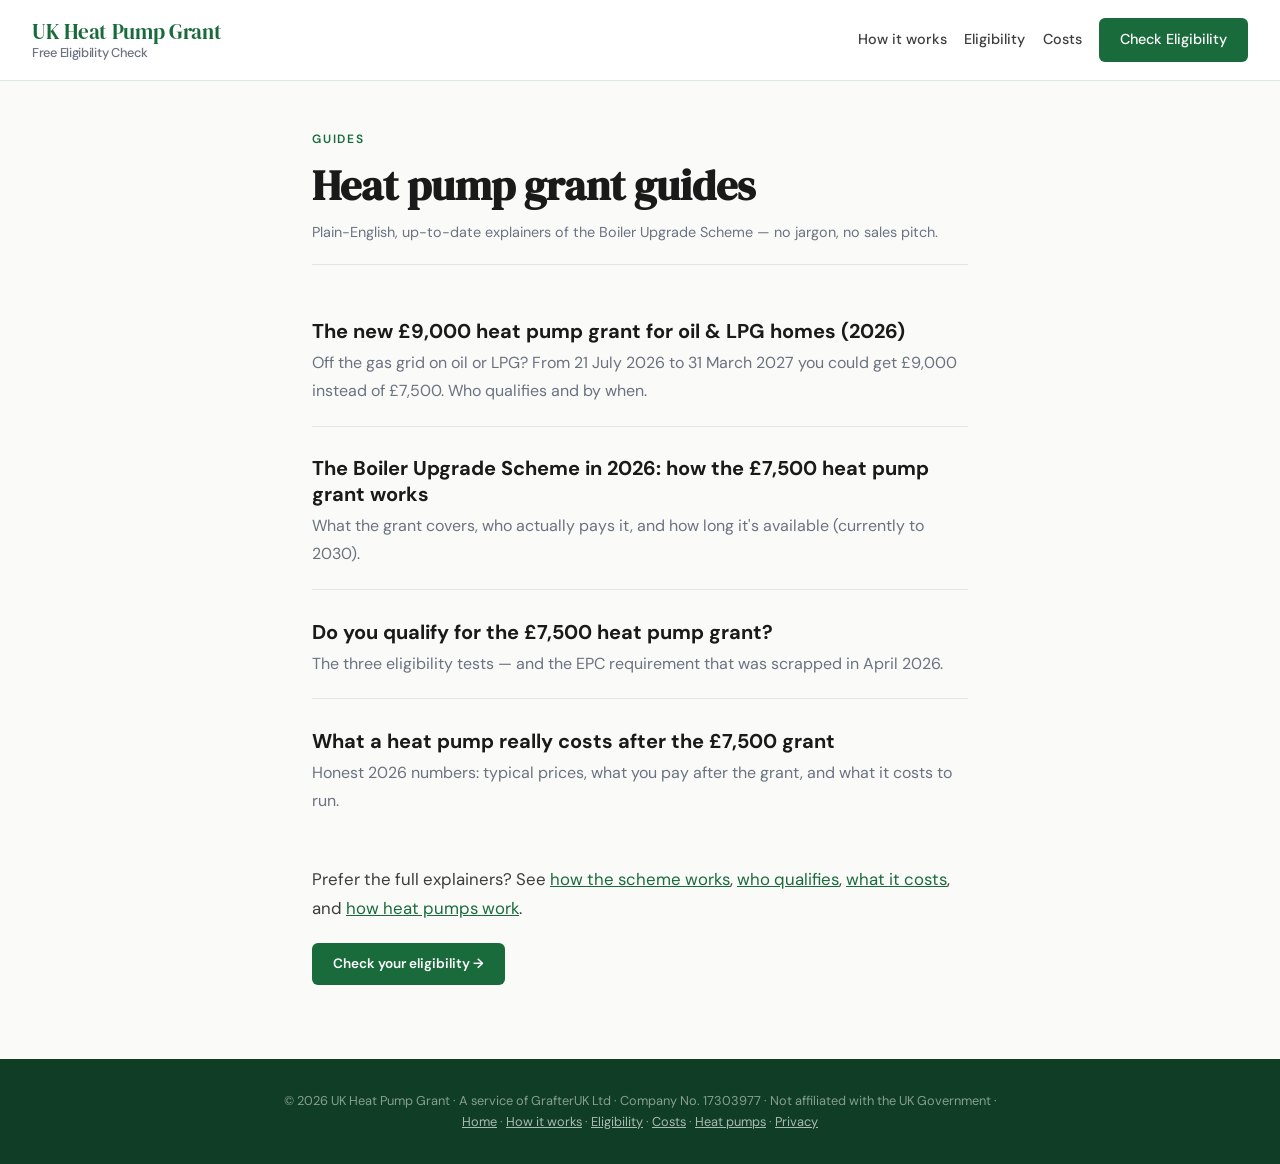
<file: blog/index.html>
<!DOCTYPE html>
<html lang="en">
<head>
<meta charset="UTF-8">
<meta name="viewport" content="width=device-width, initial-scale=1.0">
<title>Heat pump grant guides — UK Heat Pump Grant</title>
<meta name="description" content="Plain-English guides to the Boiler Upgrade Scheme: how the £7,500 heat pump grant works, who qualifies in 2026, and what a heat pump really costs.">
<link rel="canonical" href="https://ukheatpumpgrant.co.uk/blog/">
<meta name="theme-color" content="#1A6B3C">
<link rel="icon" href="/favicon.svg" type="image/svg+xml">
<link href="https://fonts.googleapis.com/css2?family=DM+Serif+Display&family=DM+Sans:wght@400;500;600;700&display=swap" rel="stylesheet">
<link href="/blog/blog.css" rel="stylesheet">
</head>
<body>
<nav>
  <a href="/" class="logo">UK Heat Pump Grant<br><span>Free Eligibility Check</span></a>
  <div class="nav-links">
    <a href="/how-it-works" class="hide-sm">How it works</a>
    <a href="/eligibility" class="hide-sm">Eligibility</a>
    <a href="/costs" class="hide-sm">Costs</a>
    <a href="/#check" class="nav-cta">Check Eligibility</a>
  </div>
</nav>
<div class="wrap">
  <article>
    <div class="eyebrow">Guides</div>
    <h1>Heat pump grant guides</h1>
    <div class="meta">Plain-English, up-to-date explainers of the Boiler Upgrade Scheme — no jargon, no sales pitch.</div>
    <ul class="post-list">
      <li>
        <h2><a href="/blog/9000-heat-pump-grant-oil-lpg">The new £9,000 heat pump grant for oil &amp; LPG homes (2026)</a></h2>
        <p>Off the gas grid on oil or LPG? From 21 July 2026 to 31 March 2027 you could get £9,000 instead of £7,500. Who qualifies and by when.</p>
      </li>
      <li>
        <h2><a href="/blog/how-the-heat-pump-grant-works">The Boiler Upgrade Scheme in 2026: how the £7,500 heat pump grant works</a></h2>
        <p>What the grant covers, who actually pays it, and how long it's available (currently to 2030).</p>
      </li>
      <li>
        <h2><a href="/blog/heat-pump-grant-eligibility">Do you qualify for the £7,500 heat pump grant?</a></h2>
        <p>The three eligibility tests — and the EPC requirement that was scrapped in April 2026.</p>
      </li>
      <li>
        <h2><a href="/blog/heat-pump-costs-after-grant">What a heat pump really costs after the £7,500 grant</a></h2>
        <p>Honest 2026 numbers: typical prices, what you pay after the grant, and what it costs to run.</p>
      </li>
    </ul>
    <p style="margin-top:1.8rem">Prefer the full explainers? See <a href="/how-it-works">how the scheme works</a>, <a href="/eligibility">who qualifies</a>, <a href="/costs">what it costs</a>, and <a href="/heat-pumps-explained">how heat pumps work</a>.</p>
    <p style="margin-top:1.2rem"><a class="nav-cta" href="/#check" style="display:inline-block">Check your eligibility →</a></p>
  </article>
</div>
<footer><p>© 2026 UK Heat Pump Grant · A service of GrafterUK Ltd · Company No. 17303977 · Not affiliated with the UK Government · <a href="/">Home</a> · <a href="/how-it-works">How it works</a> · <a href="/eligibility">Eligibility</a> · <a href="/costs">Costs</a> · <a href="/heat-pumps-explained">Heat pumps</a> · <a href="/privacy">Privacy</a></p></footer>
</body>
</html>
</file>
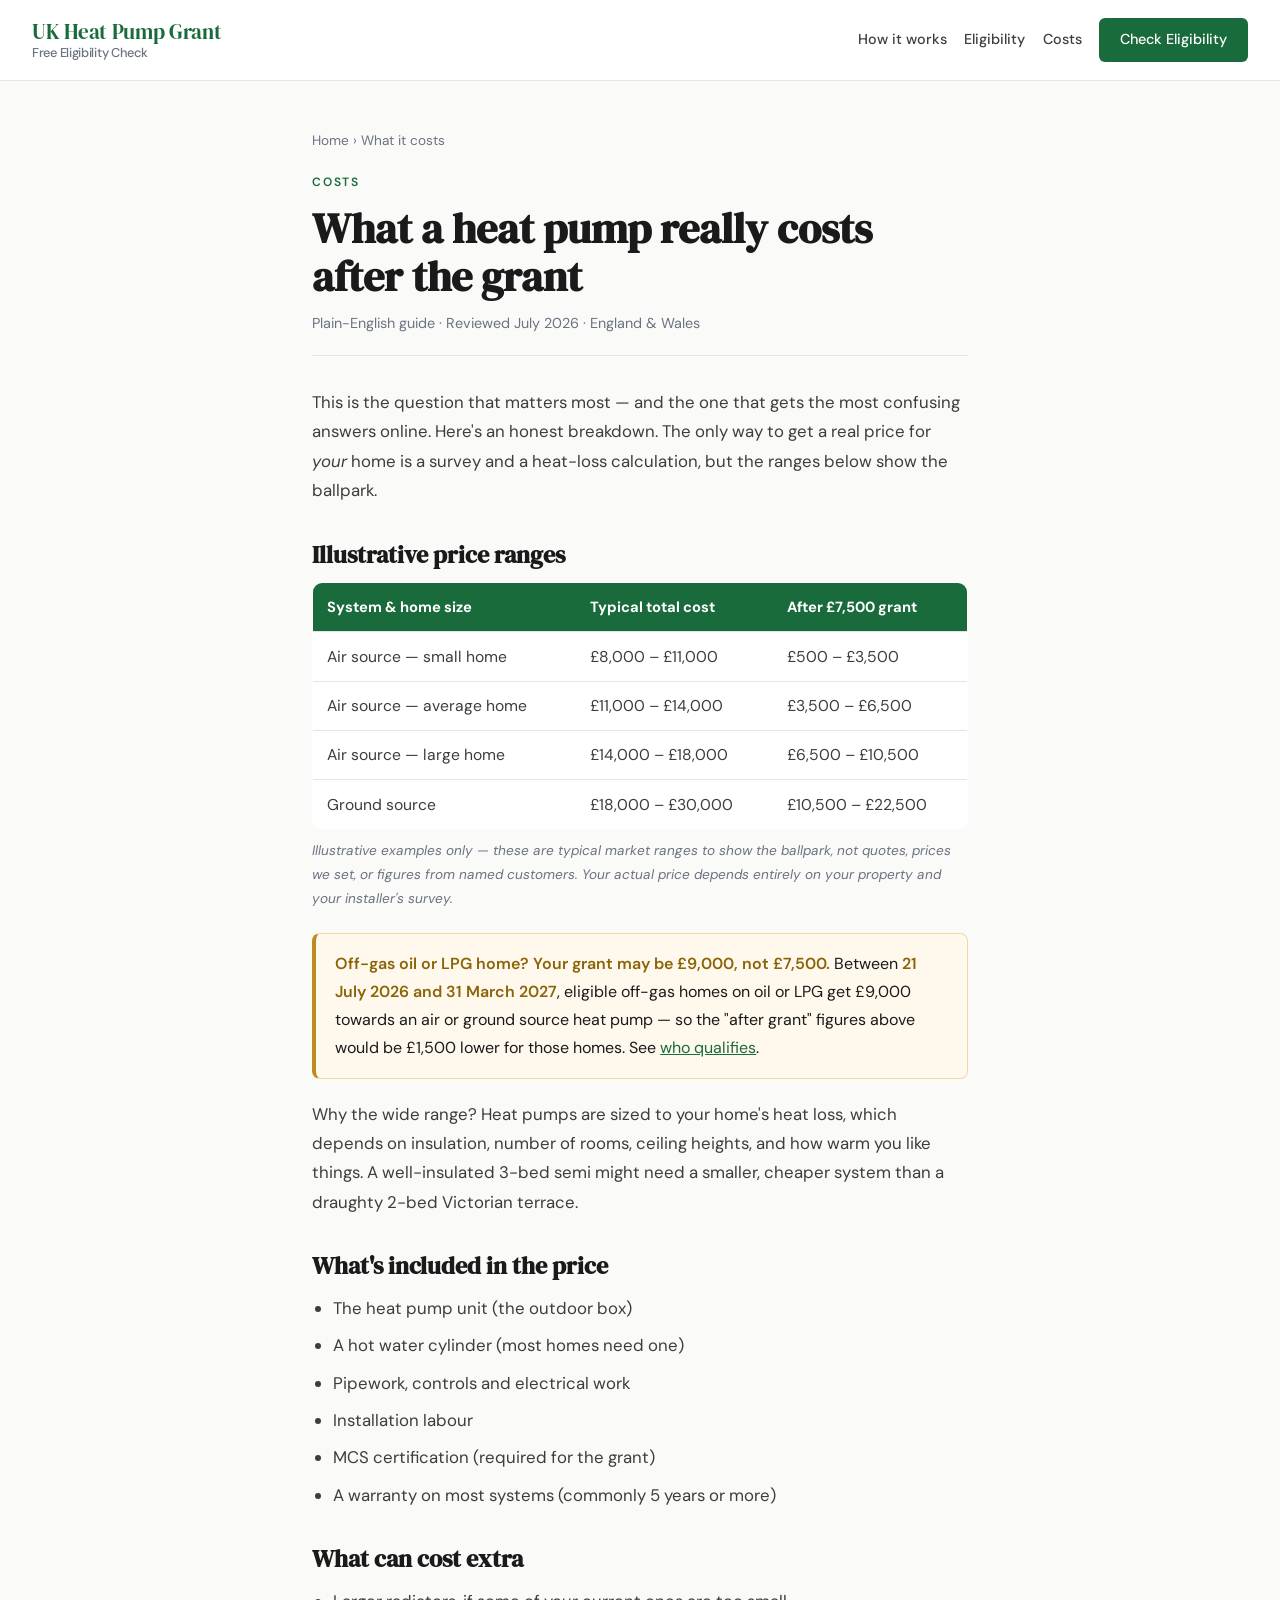
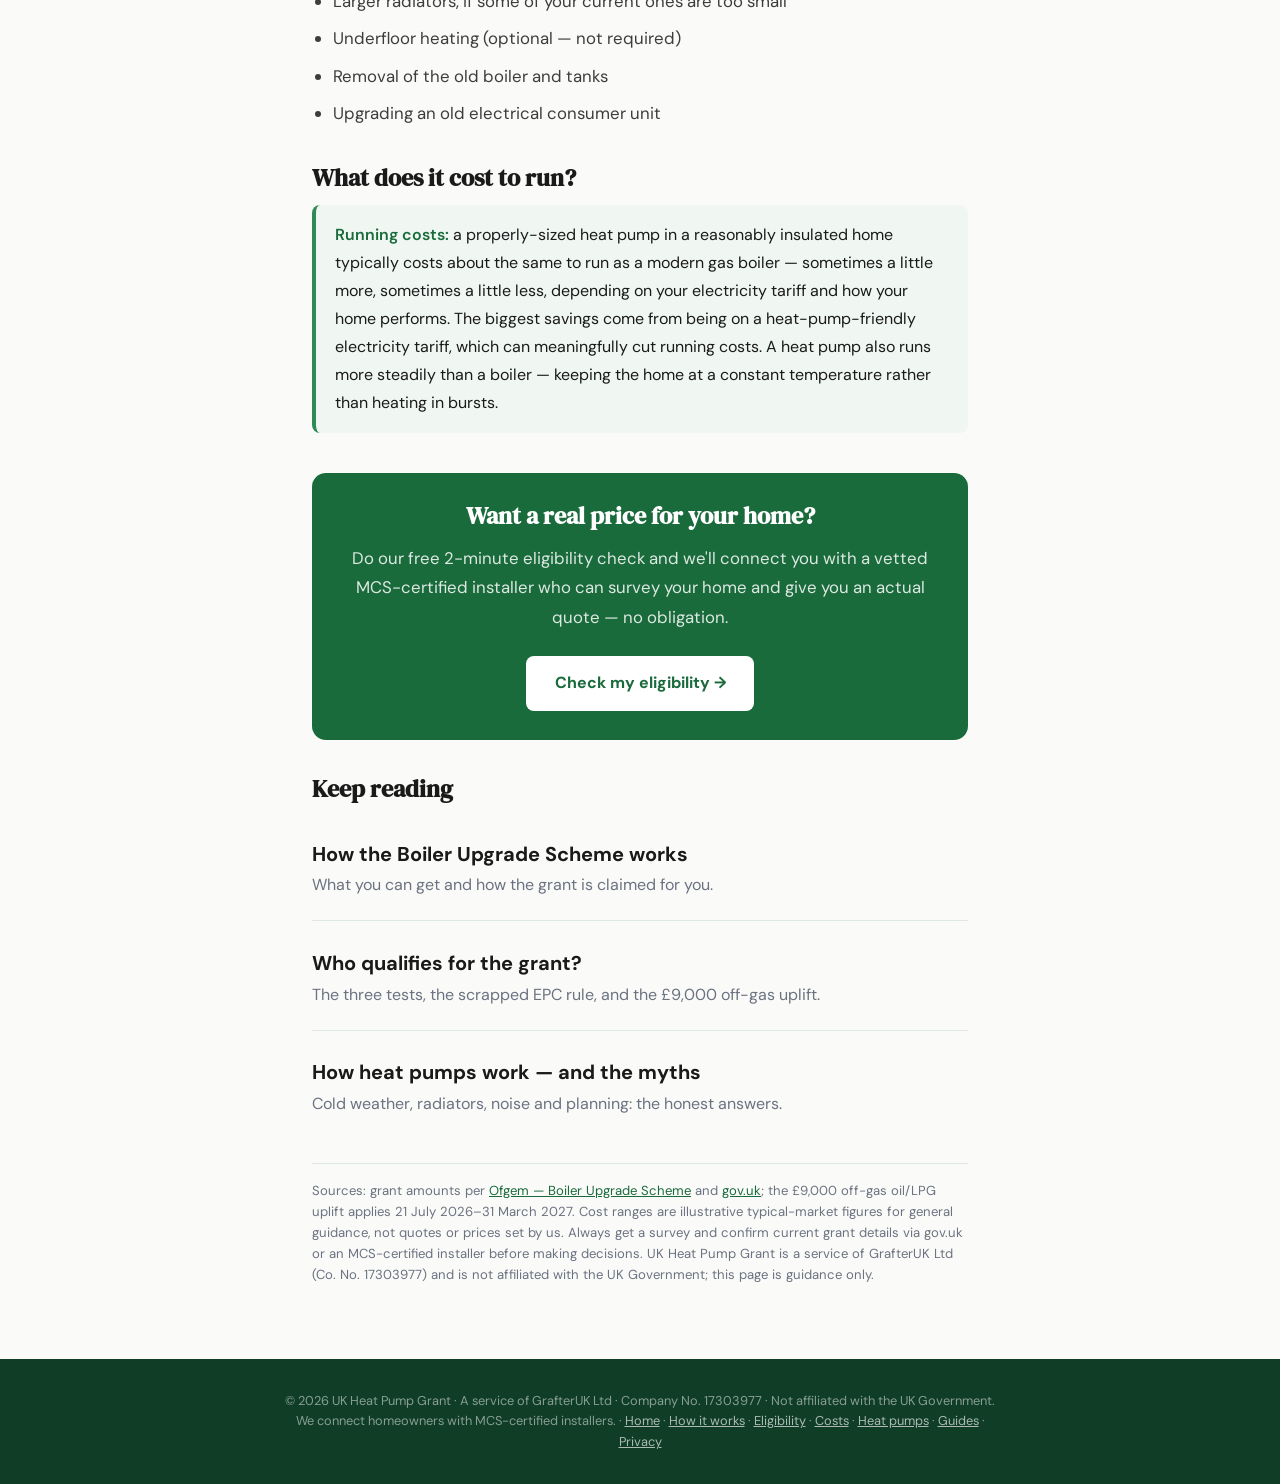
<file: costs.html>
<!DOCTYPE html>
<html lang="en">
<head>
<meta charset="UTF-8">
<meta name="viewport" content="width=device-width, initial-scale=1.0">
<title>What a heat pump really costs after the grant (2026) — UK Heat Pump Grant</title>
<meta name="description" content="Honest, illustrative 2026 heat pump costs: typical price ranges, what you might pay after the £7,500 (or £9,000) Boiler Upgrade Scheme grant, what's included, and running costs. Illustrative examples, not quotes.">
<link rel="canonical" href="https://ukheatpumpgrant.co.uk/costs">
<meta name="theme-color" content="#1A6B3C">
<link rel="icon" href="/favicon.svg" type="image/svg+xml">
<meta property="og:type" content="article">
<meta property="og:site_name" content="UK Heat Pump Grant">
<meta property="og:title" content="What a heat pump really costs after the grant (2026)">
<meta property="og:description" content="Illustrative 2026 price ranges, what you might pay after the £7,500 or £9,000 grant, and what it costs to run.">
<meta property="og:url" content="https://ukheatpumpgrant.co.uk/costs">
<link href="https://fonts.googleapis.com/css2?family=DM+Serif+Display&family=DM+Sans:wght@400;500;600;700&display=swap" rel="stylesheet">
<link href="/blog/blog.css" rel="stylesheet">
</head>
<body>
<nav>
  <a href="/" class="logo">UK Heat Pump Grant<br><span>Free Eligibility Check</span></a>
  <div class="nav-links">
    <a href="/how-it-works" class="hide-sm">How it works</a>
    <a href="/eligibility" class="hide-sm">Eligibility</a>
    <a href="/costs" class="hide-sm">Costs</a>
    <a href="/#check" class="nav-cta">Check Eligibility</a>
  </div>
</nav>
<div class="wrap">
  <article>
    <div class="crumb"><a href="/">Home</a> › What it costs</div>
    <div class="eyebrow">Costs</div>
    <h1>What a heat pump really costs after the grant</h1>
    <div class="meta">Plain-English guide · Reviewed July 2026 · England &amp; Wales</div>

    <p>This is the question that matters most — and the one that gets the most confusing answers online. Here's an honest breakdown. The only way to get a real price for <em>your</em> home is a survey and a heat-loss calculation, but the ranges below show the ballpark.</p>

    <h2>Illustrative price ranges</h2>
    <table>
      <tr><th>System &amp; home size</th><th>Typical total cost</th><th>After £7,500 grant</th></tr>
      <tr><td>Air source — small home</td><td>£8,000 – £11,000</td><td>£500 – £3,500</td></tr>
      <tr><td>Air source — average home</td><td>£11,000 – £14,000</td><td>£3,500 – £6,500</td></tr>
      <tr><td>Air source — large home</td><td>£14,000 – £18,000</td><td>£6,500 – £10,500</td></tr>
      <tr><td>Ground source</td><td>£18,000 – £30,000</td><td>£10,500 – £22,500</td></tr>
    </table>
    <p class="illus">Illustrative examples only — these are typical market ranges to show the ballpark, not quotes, prices we set, or figures from named customers. Your actual price depends entirely on your property and your installer's survey.</p>

    <div class="callout"><strong>Off-gas oil or LPG home? Your grant may be £9,000, not £7,500.</strong> Between <strong>21 July 2026 and 31 March 2027</strong>, eligible off-gas homes on oil or LPG get £9,000 towards an air or ground source heat pump — so the "after grant" figures above would be £1,500 lower for those homes. See <a href="/eligibility">who qualifies</a>.</div>

    <p>Why the wide range? Heat pumps are sized to your home's heat loss, which depends on insulation, number of rooms, ceiling heights, and how warm you like things. A well-insulated 3-bed semi might need a smaller, cheaper system than a draughty 2-bed Victorian terrace.</p>

    <h2>What's included in the price</h2>
    <ul>
      <li>The heat pump unit (the outdoor box)</li>
      <li>A hot water cylinder (most homes need one)</li>
      <li>Pipework, controls and electrical work</li>
      <li>Installation labour</li>
      <li>MCS certification (required for the grant)</li>
      <li>A warranty on most systems (commonly 5 years or more)</li>
    </ul>

    <h2>What can cost extra</h2>
    <ul>
      <li>Larger radiators, if some of your current ones are too small</li>
      <li>Underfloor heating (optional — not required)</li>
      <li>Removal of the old boiler and tanks</li>
      <li>Upgrading an old electrical consumer unit</li>
    </ul>

    <h2>What does it cost to run?</h2>
    <div class="note"><strong>Running costs:</strong> a properly-sized heat pump in a reasonably insulated home typically costs about the same to run as a modern gas boiler — sometimes a little more, sometimes a little less, depending on your electricity tariff and how your home performs. The biggest savings come from being on a heat-pump-friendly electricity tariff, which can meaningfully cut running costs. A heat pump also runs more steadily than a boiler — keeping the home at a constant temperature rather than heating in bursts.</div>

    <div class="cta-box">
      <h2>Want a real price for your home?</h2>
      <p>Do our free 2-minute eligibility check and we'll connect you with a vetted MCS-certified installer who can survey your home and give you an actual quote — no obligation.</p>
      <a href="/#check">Check my eligibility →</a>
    </div>

    <h2>Keep reading</h2>
    <ul class="post-list">
      <li><h2><a href="/how-it-works">How the Boiler Upgrade Scheme works</a></h2><p>What you can get and how the grant is claimed for you.</p></li>
      <li><h2><a href="/eligibility">Who qualifies for the grant?</a></h2><p>The three tests, the scrapped EPC rule, and the £9,000 off-gas uplift.</p></li>
      <li><h2><a href="/heat-pumps-explained">How heat pumps work — and the myths</a></h2><p>Cold weather, radiators, noise and planning: the honest answers.</p></li>
    </ul>

    <p class="src">Sources: grant amounts per <a href="https://www.ofgem.gov.uk/environmental-and-social-schemes/boiler-upgrade-scheme-bus" target="_blank" rel="noopener">Ofgem — Boiler Upgrade Scheme</a> and <a href="https://www.gov.uk/apply-boiler-upgrade-scheme" target="_blank" rel="noopener">gov.uk</a>; the £9,000 off-gas oil/LPG uplift applies 21 July 2026–31 March 2027. Cost ranges are illustrative typical-market figures for general guidance, not quotes or prices set by us. Always get a survey and confirm current grant details via gov.uk or an MCS-certified installer before making decisions. UK Heat Pump Grant is a service of GrafterUK Ltd (Co. No. 17303977) and is not affiliated with the UK Government; this page is guidance only.</p>
  </article>
</div>
<footer><p>© 2026 UK Heat Pump Grant · A service of GrafterUK Ltd · Company No. 17303977 · Not affiliated with the UK Government. We connect homeowners with MCS-certified installers. · <a href="/">Home</a> · <a href="/how-it-works">How it works</a> · <a href="/eligibility">Eligibility</a> · <a href="/costs">Costs</a> · <a href="/heat-pumps-explained">Heat pumps</a> · <a href="/blog/">Guides</a> · <a href="/privacy">Privacy</a></p></footer>
</body>
</html>
</file>
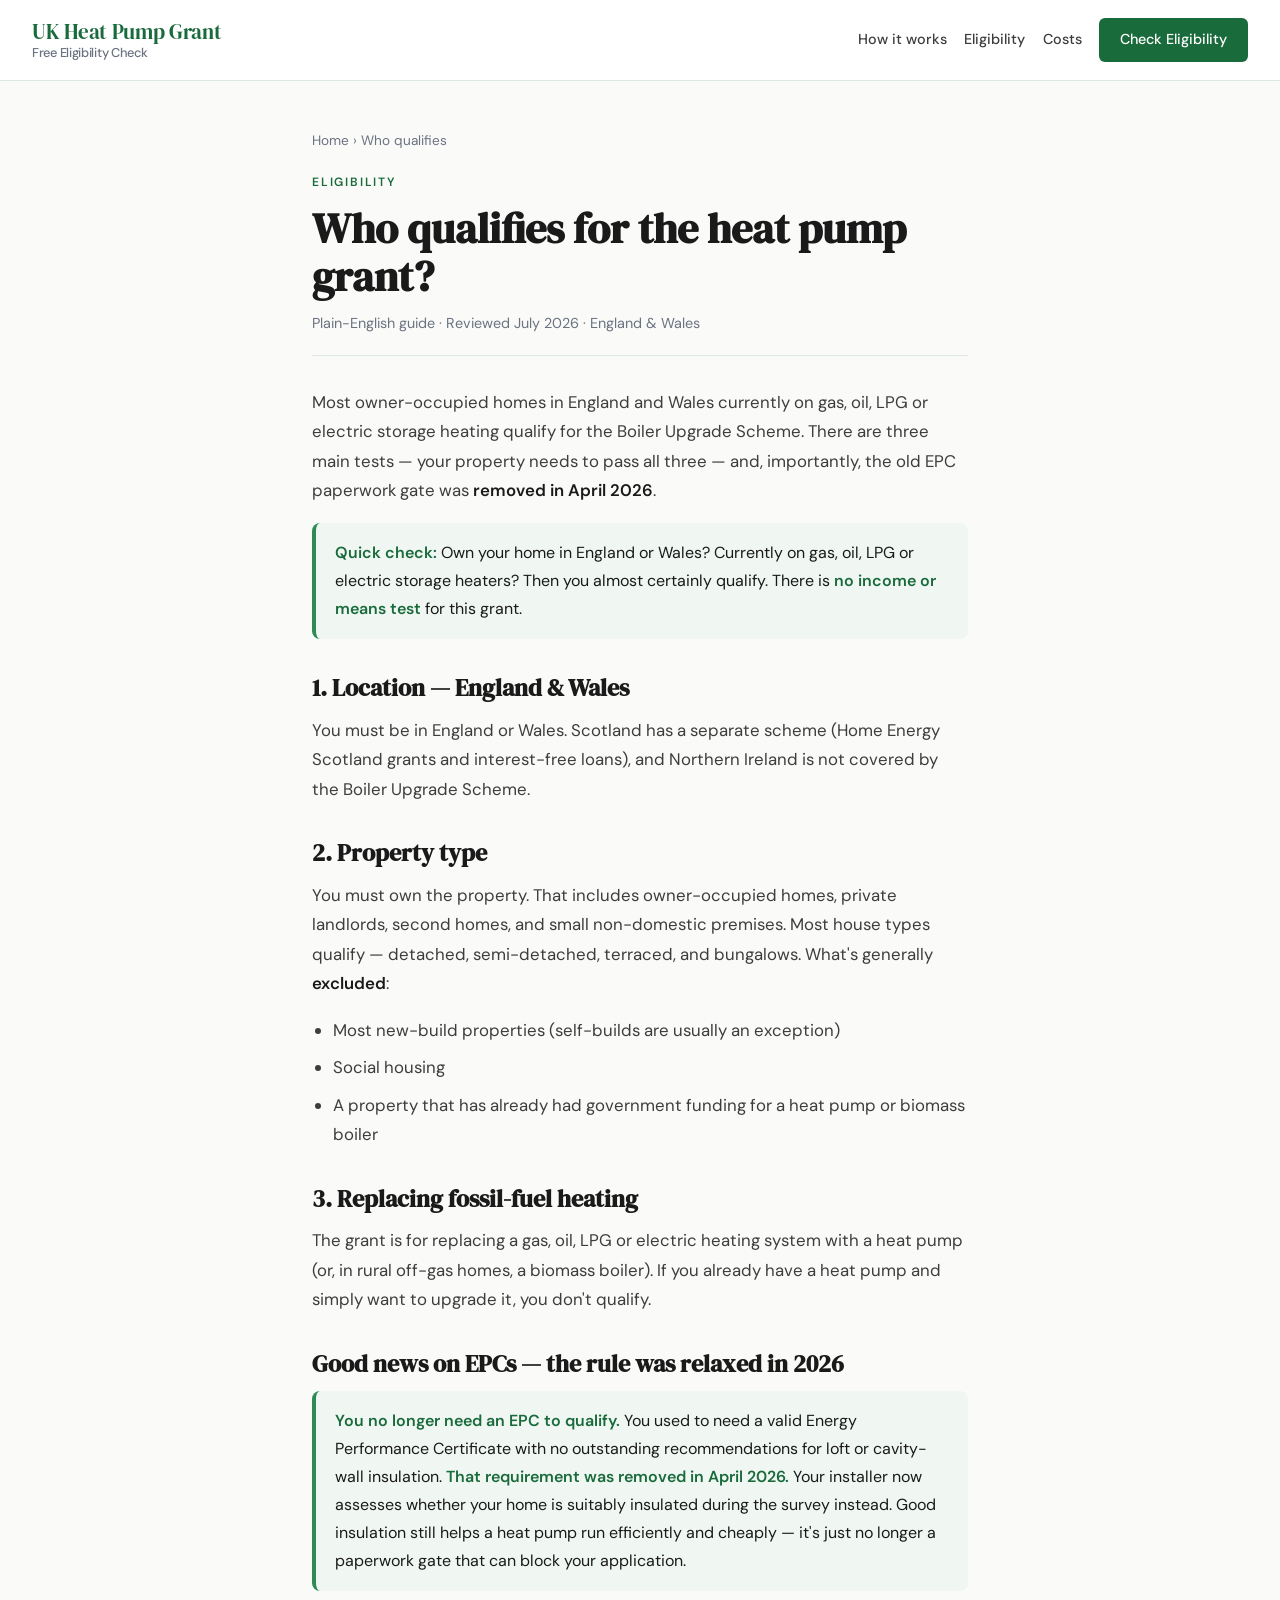
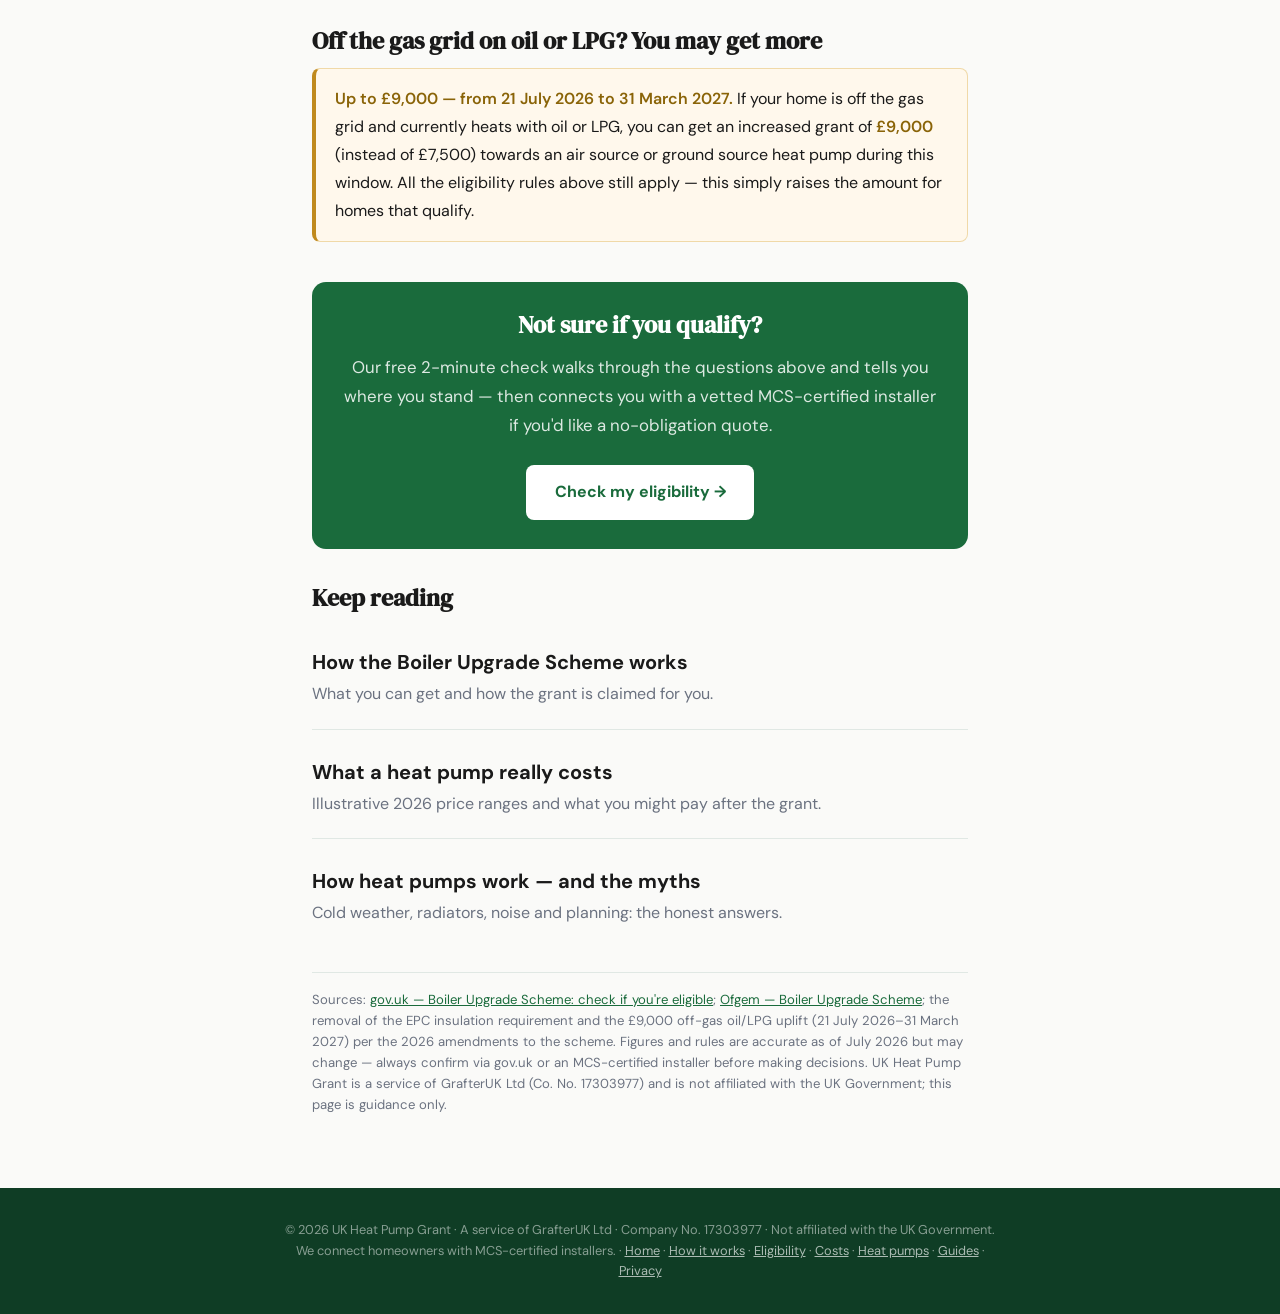
<file: eligibility.html>
<!DOCTYPE html>
<html lang="en">
<head>
<meta charset="UTF-8">
<meta name="viewport" content="width=device-width, initial-scale=1.0">
<title>Who qualifies for the heat pump grant? (2026 eligibility) — UK Heat Pump Grant</title>
<meta name="description" content="Who qualifies for the £7,500 Boiler Upgrade Scheme heat pump grant in 2026: ownership, England &amp; Wales, replacing fossil-fuel heating — plus the EPC requirement scrapped in April 2026 and the £9,000 off-gas oil/LPG uplift.">
<link rel="canonical" href="https://ukheatpumpgrant.co.uk/eligibility">
<meta name="theme-color" content="#1A6B3C">
<link rel="icon" href="/favicon.svg" type="image/svg+xml">
<meta property="og:type" content="article">
<meta property="og:site_name" content="UK Heat Pump Grant">
<meta property="og:title" content="Who qualifies for the heat pump grant? (2026)">
<meta property="og:description" content="The three eligibility tests, the EPC rule scrapped in April 2026, and the new £9,000 uplift for off-gas oil &amp; LPG homes.">
<meta property="og:url" content="https://ukheatpumpgrant.co.uk/eligibility">
<link href="https://fonts.googleapis.com/css2?family=DM+Serif+Display&family=DM+Sans:wght@400;500;600;700&display=swap" rel="stylesheet">
<link href="/blog/blog.css" rel="stylesheet">
</head>
<body>
<nav>
  <a href="/" class="logo">UK Heat Pump Grant<br><span>Free Eligibility Check</span></a>
  <div class="nav-links">
    <a href="/how-it-works" class="hide-sm">How it works</a>
    <a href="/eligibility" class="hide-sm">Eligibility</a>
    <a href="/costs" class="hide-sm">Costs</a>
    <a href="/#check" class="nav-cta">Check Eligibility</a>
  </div>
</nav>
<div class="wrap">
  <article>
    <div class="crumb"><a href="/">Home</a> › Who qualifies</div>
    <div class="eyebrow">Eligibility</div>
    <h1>Who qualifies for the heat pump grant?</h1>
    <div class="meta">Plain-English guide · Reviewed July 2026 · England &amp; Wales</div>

    <p>Most owner-occupied homes in England and Wales currently on gas, oil, LPG or electric storage heating qualify for the Boiler Upgrade Scheme. There are three main tests — your property needs to pass all three — and, importantly, the old EPC paperwork gate was <strong>removed in April 2026</strong>.</p>

    <div class="note"><strong>Quick check:</strong> Own your home in England or Wales? Currently on gas, oil, LPG or electric storage heaters? Then you almost certainly qualify. There is <strong>no income or means test</strong> for this grant.</div>

    <h2>1. Location — England &amp; Wales</h2>
    <p>You must be in England or Wales. Scotland has a separate scheme (Home Energy Scotland grants and interest-free loans), and Northern Ireland is not covered by the Boiler Upgrade Scheme.</p>

    <h2>2. Property type</h2>
    <p>You must own the property. That includes owner-occupied homes, private landlords, second homes, and small non-domestic premises. Most house types qualify — detached, semi-detached, terraced, and bungalows. What's generally <strong>excluded</strong>:</p>
    <ul>
      <li>Most new-build properties (self-builds are usually an exception)</li>
      <li>Social housing</li>
      <li>A property that has already had government funding for a heat pump or biomass boiler</li>
    </ul>

    <h2>3. Replacing fossil-fuel heating</h2>
    <p>The grant is for replacing a gas, oil, LPG or electric heating system with a heat pump (or, in rural off-gas homes, a biomass boiler). If you already have a heat pump and simply want to upgrade it, you don't qualify.</p>

    <h2>Good news on EPCs — the rule was relaxed in 2026</h2>
    <div class="note"><strong>You no longer need an EPC to qualify.</strong> You used to need a valid Energy Performance Certificate with no outstanding recommendations for loft or cavity-wall insulation. <strong>That requirement was removed in April 2026.</strong> Your installer now assesses whether your home is suitably insulated during the survey instead. Good insulation still helps a heat pump run efficiently and cheaply — it's just no longer a paperwork gate that can block your application.</div>

    <h2>Off the gas grid on oil or LPG? You may get more</h2>
    <div class="callout"><strong>Up to £9,000 — from 21 July 2026 to 31 March 2027.</strong> If your home is off the gas grid and currently heats with oil or LPG, you can get an increased grant of <strong>£9,000</strong> (instead of £7,500) towards an air source or ground source heat pump during this window. All the eligibility rules above still apply — this simply raises the amount for homes that qualify.</div>

    <div class="cta-box">
      <h2>Not sure if you qualify?</h2>
      <p>Our free 2-minute check walks through the questions above and tells you where you stand — then connects you with a vetted MCS-certified installer if you'd like a no-obligation quote.</p>
      <a href="/#check">Check my eligibility →</a>
    </div>

    <h2>Keep reading</h2>
    <ul class="post-list">
      <li><h2><a href="/how-it-works">How the Boiler Upgrade Scheme works</a></h2><p>What you can get and how the grant is claimed for you.</p></li>
      <li><h2><a href="/costs">What a heat pump really costs</a></h2><p>Illustrative 2026 price ranges and what you might pay after the grant.</p></li>
      <li><h2><a href="/heat-pumps-explained">How heat pumps work — and the myths</a></h2><p>Cold weather, radiators, noise and planning: the honest answers.</p></li>
    </ul>

    <p class="src">Sources: <a href="https://www.gov.uk/apply-boiler-upgrade-scheme/check-if-youre-eligible" target="_blank" rel="noopener">gov.uk — Boiler Upgrade Scheme: check if you're eligible</a>; <a href="https://www.ofgem.gov.uk/environmental-and-social-schemes/boiler-upgrade-scheme-bus" target="_blank" rel="noopener">Ofgem — Boiler Upgrade Scheme</a>; the removal of the EPC insulation requirement and the £9,000 off-gas oil/LPG uplift (21 July 2026–31 March 2027) per the 2026 amendments to the scheme. Figures and rules are accurate as of July 2026 but may change — always confirm via gov.uk or an MCS-certified installer before making decisions. UK Heat Pump Grant is a service of GrafterUK Ltd (Co. No. 17303977) and is not affiliated with the UK Government; this page is guidance only.</p>
  </article>
</div>
<footer><p>© 2026 UK Heat Pump Grant · A service of GrafterUK Ltd · Company No. 17303977 · Not affiliated with the UK Government. We connect homeowners with MCS-certified installers. · <a href="/">Home</a> · <a href="/how-it-works">How it works</a> · <a href="/eligibility">Eligibility</a> · <a href="/costs">Costs</a> · <a href="/heat-pumps-explained">Heat pumps</a> · <a href="/blog/">Guides</a> · <a href="/privacy">Privacy</a></p></footer>
</body>
</html>
</file>
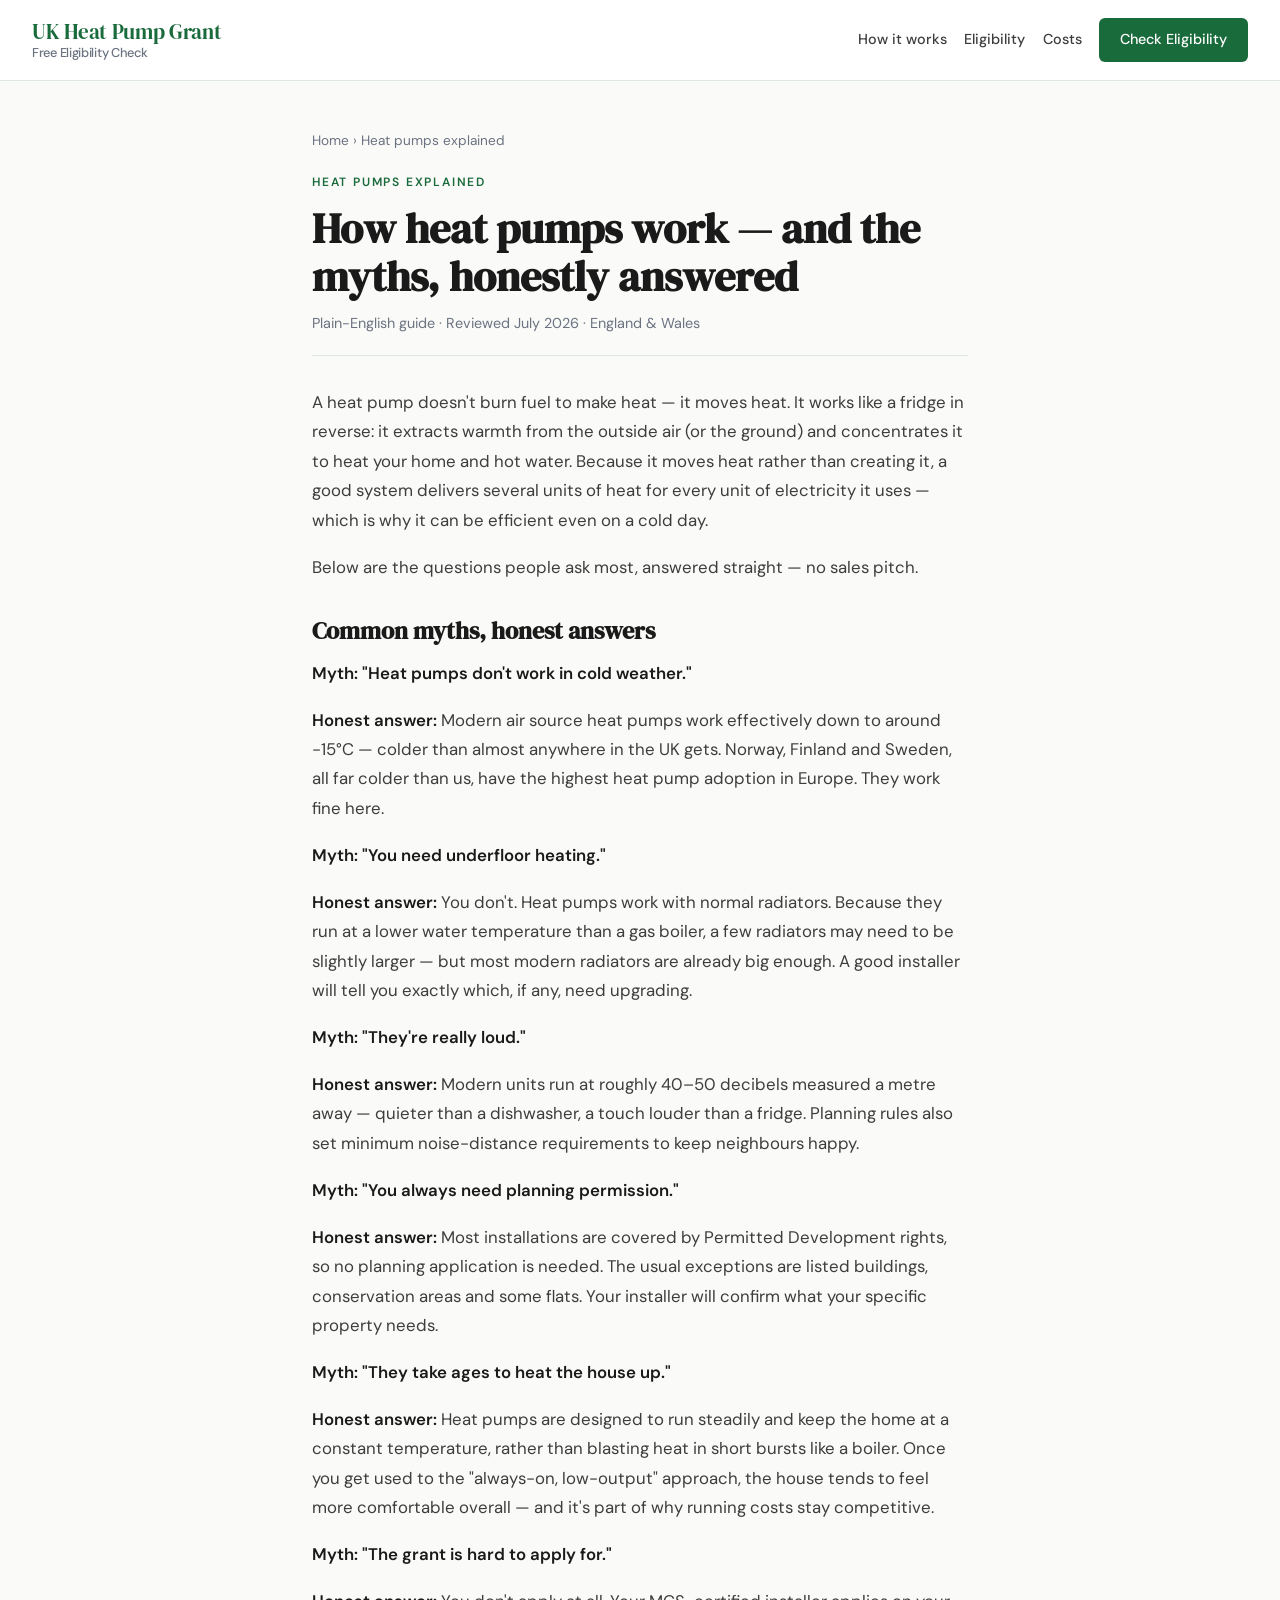
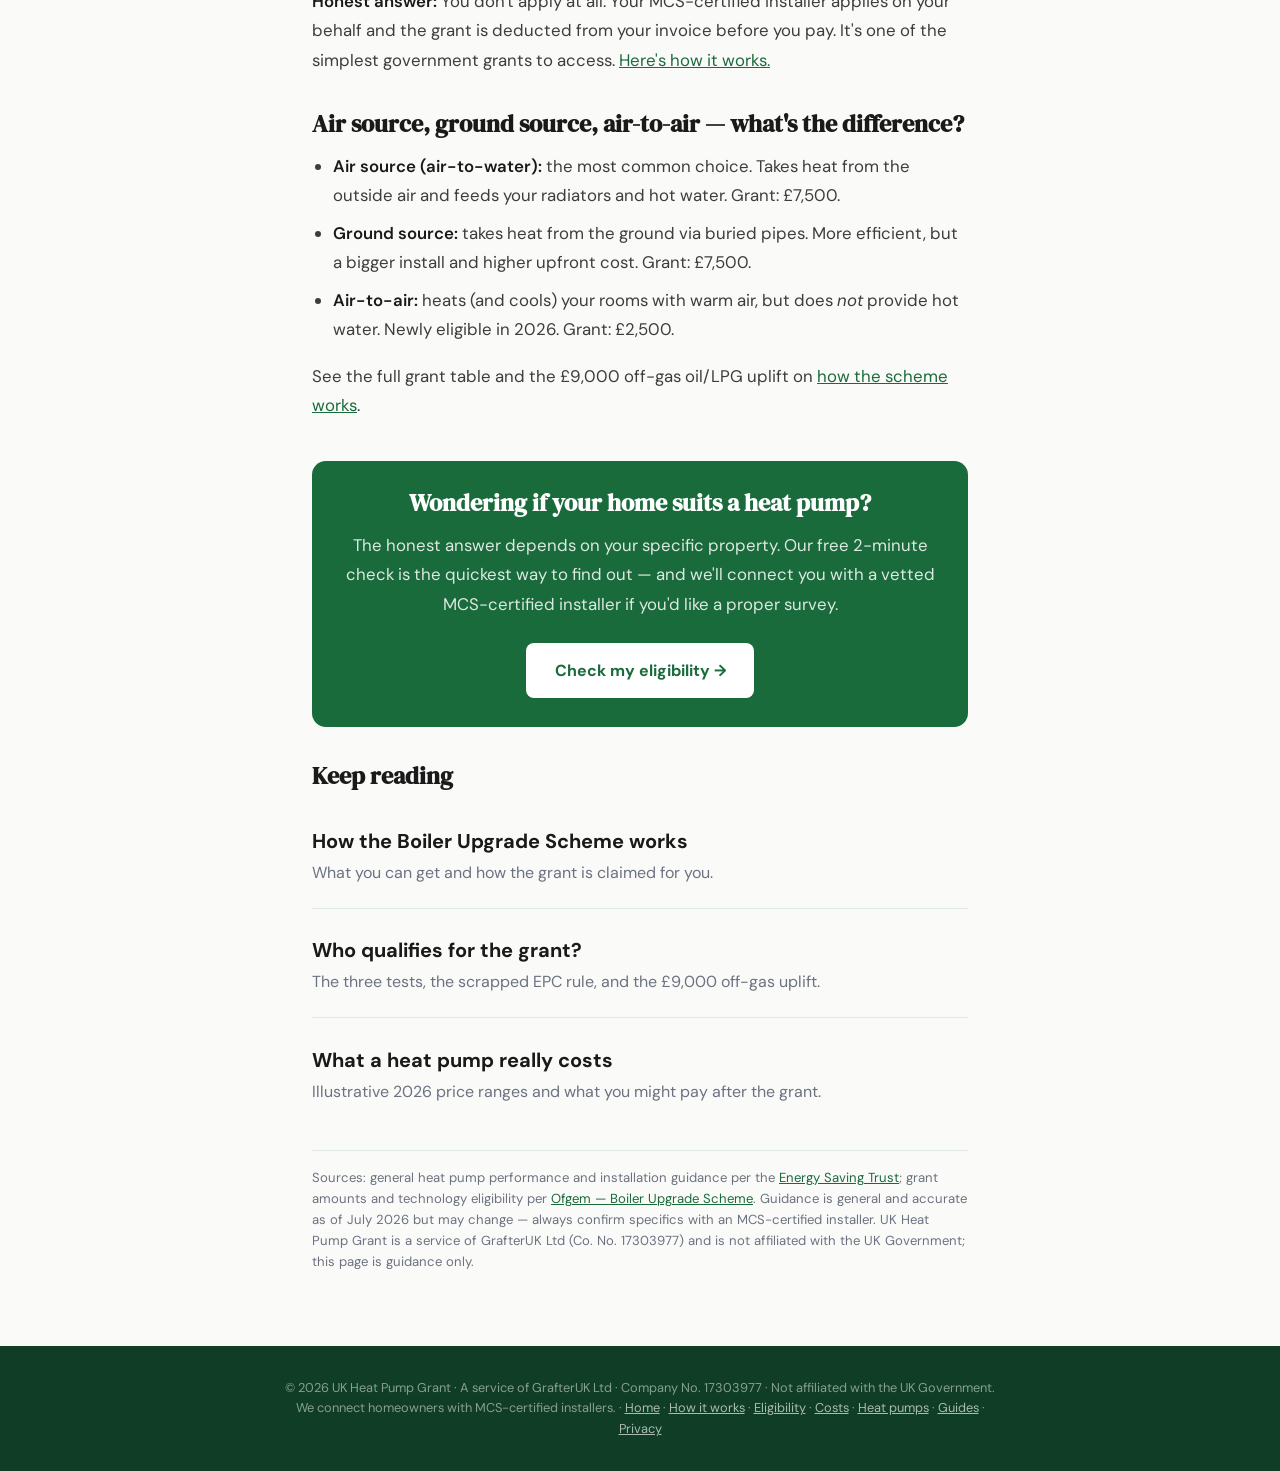
<file: heat-pumps-explained.html>
<!DOCTYPE html>
<html lang="en">
<head>
<meta charset="UTF-8">
<meta name="viewport" content="width=device-width, initial-scale=1.0">
<title>How heat pumps work — and the myths, honestly answered (2026) — UK Heat Pump Grant</title>
<meta name="description" content="How a heat pump actually works, and honest answers to the common myths: cold weather, noise, radiators, planning permission and whether they heat a house fast. Plain English, no sales pitch.">
<link rel="canonical" href="https://ukheatpumpgrant.co.uk/heat-pumps-explained">
<meta name="theme-color" content="#1A6B3C">
<link rel="icon" href="/favicon.svg" type="image/svg+xml">
<meta property="og:type" content="article">
<meta property="og:site_name" content="UK Heat Pump Grant">
<meta property="og:title" content="How heat pumps work — and the myths, honestly answered">
<meta property="og:description" content="Cold weather, noise, radiators, planning permission: the honest answers to the common heat pump myths.">
<meta property="og:url" content="https://ukheatpumpgrant.co.uk/heat-pumps-explained">
<link href="https://fonts.googleapis.com/css2?family=DM+Serif+Display&family=DM+Sans:wght@400;500;600;700&display=swap" rel="stylesheet">
<link href="/blog/blog.css" rel="stylesheet">
</head>
<body>
<nav>
  <a href="/" class="logo">UK Heat Pump Grant<br><span>Free Eligibility Check</span></a>
  <div class="nav-links">
    <a href="/how-it-works" class="hide-sm">How it works</a>
    <a href="/eligibility" class="hide-sm">Eligibility</a>
    <a href="/costs" class="hide-sm">Costs</a>
    <a href="/#check" class="nav-cta">Check Eligibility</a>
  </div>
</nav>
<div class="wrap">
  <article>
    <div class="crumb"><a href="/">Home</a> › Heat pumps explained</div>
    <div class="eyebrow">Heat pumps explained</div>
    <h1>How heat pumps work — and the myths, honestly answered</h1>
    <div class="meta">Plain-English guide · Reviewed July 2026 · England &amp; Wales</div>

    <p>A heat pump doesn't burn fuel to make heat — it moves heat. It works like a fridge in reverse: it extracts warmth from the outside air (or the ground) and concentrates it to heat your home and hot water. Because it moves heat rather than creating it, a good system delivers several units of heat for every unit of electricity it uses — which is why it can be efficient even on a cold day.</p>

    <p>Below are the questions people ask most, answered straight — no sales pitch.</p>

    <h2>Common myths, honest answers</h2>
    <div class="myth"><p class="q">Myth: "Heat pumps don't work in cold weather."</p><p><strong>Honest answer:</strong> Modern air source heat pumps work effectively down to around -15°C — colder than almost anywhere in the UK gets. Norway, Finland and Sweden, all far colder than us, have the highest heat pump adoption in Europe. They work fine here.</p></div>
    <div class="myth"><p class="q">Myth: "You need underfloor heating."</p><p><strong>Honest answer:</strong> You don't. Heat pumps work with normal radiators. Because they run at a lower water temperature than a gas boiler, a few radiators may need to be slightly larger — but most modern radiators are already big enough. A good installer will tell you exactly which, if any, need upgrading.</p></div>
    <div class="myth"><p class="q">Myth: "They're really loud."</p><p><strong>Honest answer:</strong> Modern units run at roughly 40–50 decibels measured a metre away — quieter than a dishwasher, a touch louder than a fridge. Planning rules also set minimum noise-distance requirements to keep neighbours happy.</p></div>
    <div class="myth"><p class="q">Myth: "You always need planning permission."</p><p><strong>Honest answer:</strong> Most installations are covered by Permitted Development rights, so no planning application is needed. The usual exceptions are listed buildings, conservation areas and some flats. Your installer will confirm what your specific property needs.</p></div>
    <div class="myth"><p class="q">Myth: "They take ages to heat the house up."</p><p><strong>Honest answer:</strong> Heat pumps are designed to run steadily and keep the home at a constant temperature, rather than blasting heat in short bursts like a boiler. Once you get used to the "always-on, low-output" approach, the house tends to feel more comfortable overall — and it's part of why running costs stay competitive.</p></div>
    <div class="myth"><p class="q">Myth: "The grant is hard to apply for."</p><p><strong>Honest answer:</strong> You don't apply at all. Your MCS-certified installer applies on your behalf and the grant is deducted from your invoice before you pay. It's one of the simplest government grants to access. <a href="/how-it-works">Here's how it works.</a></p></div>

    <h2>Air source, ground source, air-to-air — what's the difference?</h2>
    <ul>
      <li><strong>Air source (air-to-water):</strong> the most common choice. Takes heat from the outside air and feeds your radiators and hot water. Grant: £7,500.</li>
      <li><strong>Ground source:</strong> takes heat from the ground via buried pipes. More efficient, but a bigger install and higher upfront cost. Grant: £7,500.</li>
      <li><strong>Air-to-air:</strong> heats (and cools) your rooms with warm air, but does <em>not</em> provide hot water. Newly eligible in 2026. Grant: £2,500.</li>
    </ul>
    <p>See the full grant table and the £9,000 off-gas oil/LPG uplift on <a href="/how-it-works">how the scheme works</a>.</p>

    <div class="cta-box">
      <h2>Wondering if your home suits a heat pump?</h2>
      <p>The honest answer depends on your specific property. Our free 2-minute check is the quickest way to find out — and we'll connect you with a vetted MCS-certified installer if you'd like a proper survey.</p>
      <a href="/#check">Check my eligibility →</a>
    </div>

    <h2>Keep reading</h2>
    <ul class="post-list">
      <li><h2><a href="/how-it-works">How the Boiler Upgrade Scheme works</a></h2><p>What you can get and how the grant is claimed for you.</p></li>
      <li><h2><a href="/eligibility">Who qualifies for the grant?</a></h2><p>The three tests, the scrapped EPC rule, and the £9,000 off-gas uplift.</p></li>
      <li><h2><a href="/costs">What a heat pump really costs</a></h2><p>Illustrative 2026 price ranges and what you might pay after the grant.</p></li>
    </ul>

    <p class="src">Sources: general heat pump performance and installation guidance per the <a href="https://energysavingtrust.org.uk/grants-and-loans/boiler-upgrade-scheme/" target="_blank" rel="noopener">Energy Saving Trust</a>; grant amounts and technology eligibility per <a href="https://www.ofgem.gov.uk/environmental-and-social-schemes/boiler-upgrade-scheme-bus" target="_blank" rel="noopener">Ofgem — Boiler Upgrade Scheme</a>. Guidance is general and accurate as of July 2026 but may change — always confirm specifics with an MCS-certified installer. UK Heat Pump Grant is a service of GrafterUK Ltd (Co. No. 17303977) and is not affiliated with the UK Government; this page is guidance only.</p>
  </article>
</div>
<footer><p>© 2026 UK Heat Pump Grant · A service of GrafterUK Ltd · Company No. 17303977 · Not affiliated with the UK Government. We connect homeowners with MCS-certified installers. · <a href="/">Home</a> · <a href="/how-it-works">How it works</a> · <a href="/eligibility">Eligibility</a> · <a href="/costs">Costs</a> · <a href="/heat-pumps-explained">Heat pumps</a> · <a href="/blog/">Guides</a> · <a href="/privacy">Privacy</a></p></footer>
</body>
</html>
</file>
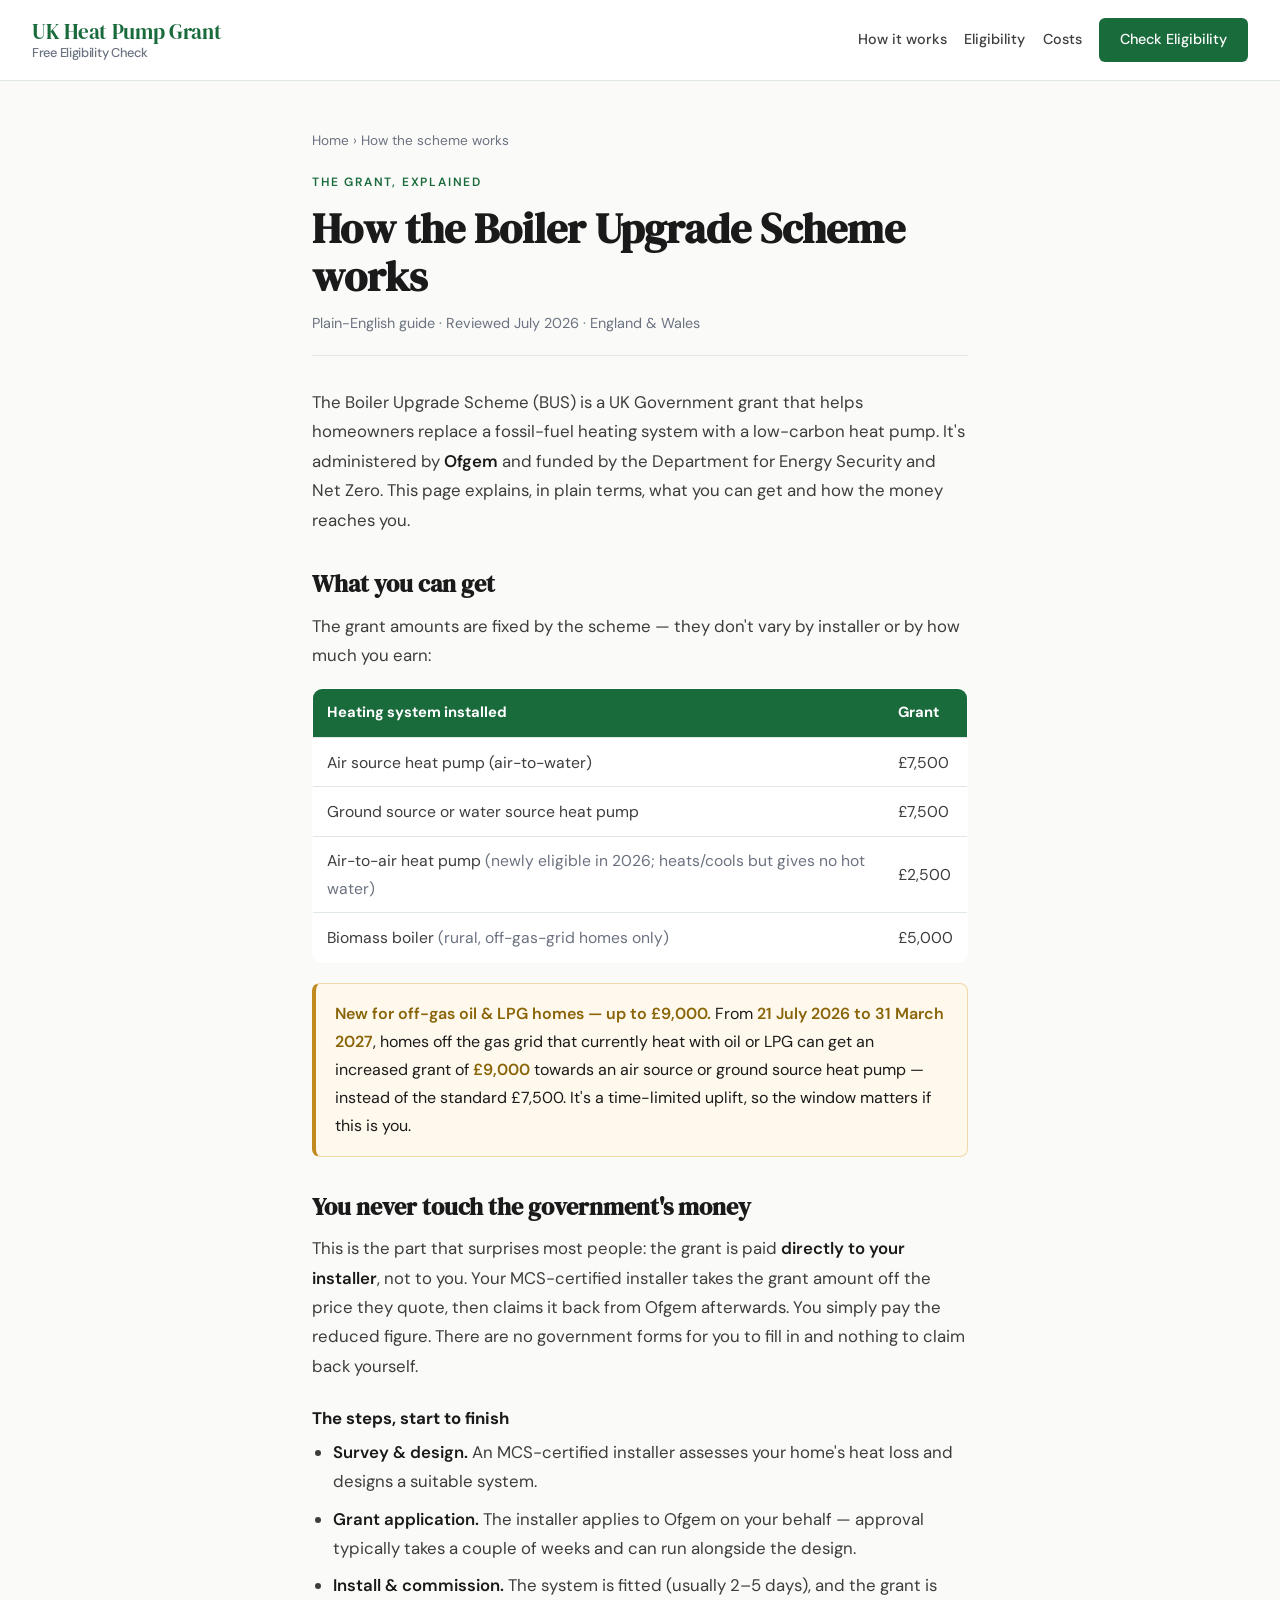
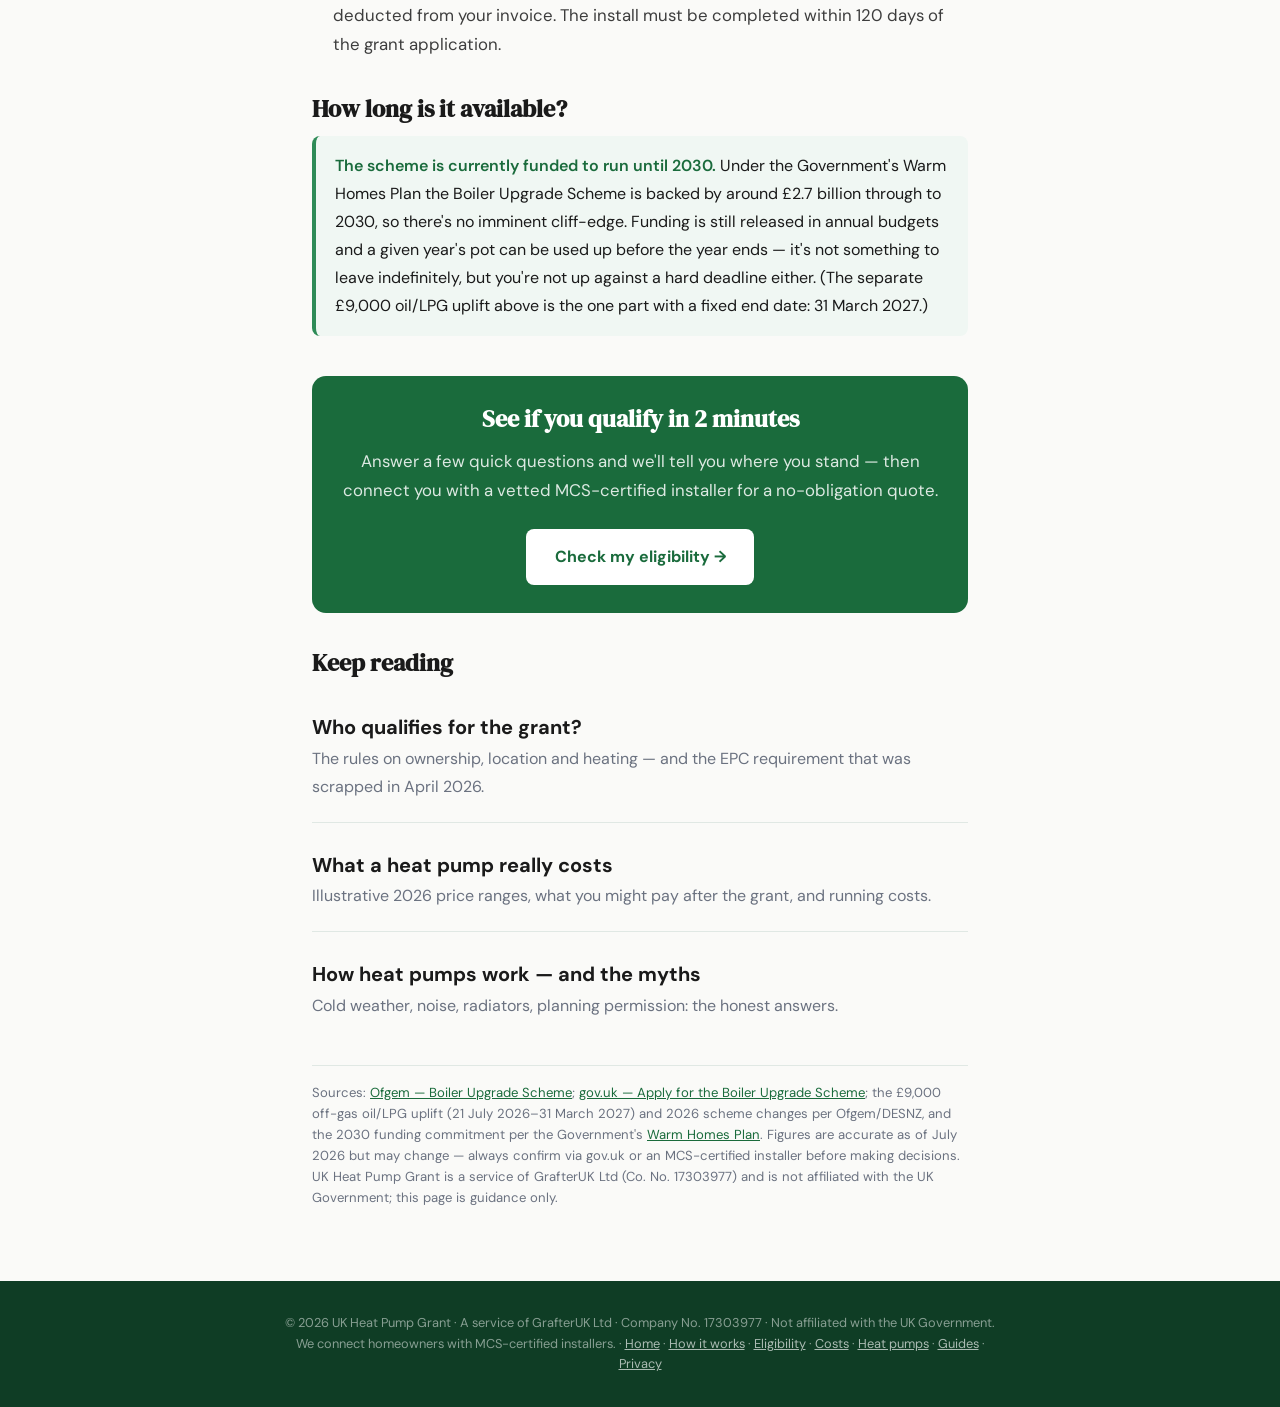
<file: how-it-works.html>
<!DOCTYPE html>
<html lang="en">
<head>
<meta charset="UTF-8">
<meta name="viewport" content="width=device-width, initial-scale=1.0">
<title>How the Boiler Upgrade Scheme works (2026) — UK Heat Pump Grant</title>
<meta name="description" content="A plain-English guide to how the Boiler Upgrade Scheme works in 2026: the £7,500 heat pump grant, the new £9,000 uplift for off-gas oil & LPG homes, and how the installer claims it for you.">
<link rel="canonical" href="https://ukheatpumpgrant.co.uk/how-it-works">
<meta name="theme-color" content="#1A6B3C">
<link rel="icon" href="/favicon.svg" type="image/svg+xml">
<meta property="og:type" content="article">
<meta property="og:site_name" content="UK Heat Pump Grant">
<meta property="og:title" content="How the Boiler Upgrade Scheme works (2026)">
<meta property="og:description" content="The £7,500 heat pump grant, the new £9,000 off-gas oil & LPG uplift, and how the grant is claimed for you — in plain English.">
<meta property="og:url" content="https://ukheatpumpgrant.co.uk/how-it-works">
<link href="https://fonts.googleapis.com/css2?family=DM+Serif+Display&family=DM+Sans:wght@400;500;600;700&display=swap" rel="stylesheet">
<link href="/blog/blog.css" rel="stylesheet">
</head>
<body>
<nav>
  <a href="/" class="logo">UK Heat Pump Grant<br><span>Free Eligibility Check</span></a>
  <div class="nav-links">
    <a href="/how-it-works" class="hide-sm">How it works</a>
    <a href="/eligibility" class="hide-sm">Eligibility</a>
    <a href="/costs" class="hide-sm">Costs</a>
    <a href="/#check" class="nav-cta">Check Eligibility</a>
  </div>
</nav>
<div class="wrap">
  <article>
    <div class="crumb"><a href="/">Home</a> › How the scheme works</div>
    <div class="eyebrow">The grant, explained</div>
    <h1>How the Boiler Upgrade Scheme works</h1>
    <div class="meta">Plain-English guide · Reviewed July 2026 · England &amp; Wales</div>

    <p>The Boiler Upgrade Scheme (BUS) is a UK Government grant that helps homeowners replace a fossil-fuel heating system with a low-carbon heat pump. It's administered by <strong>Ofgem</strong> and funded by the Department for Energy Security and Net Zero. This page explains, in plain terms, what you can get and how the money reaches you.</p>

    <h2>What you can get</h2>
    <p>The grant amounts are fixed by the scheme — they don't vary by installer or by how much you earn:</p>
    <table>
      <tr><th>Heating system installed</th><th>Grant</th></tr>
      <tr><td>Air source heat pump (air-to-water)</td><td>£7,500</td></tr>
      <tr><td>Ground source or water source heat pump</td><td>£7,500</td></tr>
      <tr><td>Air-to-air heat pump <span style="color:var(--muted)">(newly eligible in 2026; heats/cools but gives no hot water)</span></td><td>£2,500</td></tr>
      <tr><td>Biomass boiler <span style="color:var(--muted)">(rural, off-gas-grid homes only)</span></td><td>£5,000</td></tr>
    </table>

    <div class="callout"><strong>New for off-gas oil &amp; LPG homes — up to £9,000.</strong> From <strong>21 July 2026 to 31 March 2027</strong>, homes off the gas grid that currently heat with oil or LPG can get an increased grant of <strong>£9,000</strong> towards an air source or ground source heat pump — instead of the standard £7,500. It's a time-limited uplift, so the window matters if this is you.</div>

    <h2>You never touch the government's money</h2>
    <p>This is the part that surprises most people: the grant is paid <strong>directly to your installer</strong>, not to you. Your MCS-certified installer takes the grant amount off the price they quote, then claims it back from Ofgem afterwards. You simply pay the reduced figure. There are no government forms for you to fill in and nothing to claim back yourself.</p>

    <h3>The steps, start to finish</h3>
    <ul>
      <li><strong>Survey &amp; design.</strong> An MCS-certified installer assesses your home's heat loss and designs a suitable system.</li>
      <li><strong>Grant application.</strong> The installer applies to Ofgem on your behalf — approval typically takes a couple of weeks and can run alongside the design.</li>
      <li><strong>Install &amp; commission.</strong> The system is fitted (usually 2–5 days), and the grant is deducted from your invoice. The install must be completed within 120 days of the grant application.</li>
    </ul>

    <h2>How long is it available?</h2>
    <div class="note"><strong>The scheme is currently funded to run until 2030.</strong> Under the Government's Warm Homes Plan the Boiler Upgrade Scheme is backed by around £2.7&nbsp;billion through to 2030, so there's no imminent cliff-edge. Funding is still released in annual budgets and a given year's pot can be used up before the year ends — it's not something to leave indefinitely, but you're not up against a hard deadline either. (The separate £9,000 oil/LPG uplift above is the one part with a fixed end date: 31 March 2027.)</div>

    <div class="cta-box">
      <h2>See if you qualify in 2 minutes</h2>
      <p>Answer a few quick questions and we'll tell you where you stand — then connect you with a vetted MCS-certified installer for a no-obligation quote.</p>
      <a href="/#check">Check my eligibility →</a>
    </div>

    <h2>Keep reading</h2>
    <ul class="post-list">
      <li><h2><a href="/eligibility">Who qualifies for the grant?</a></h2><p>The rules on ownership, location and heating — and the EPC requirement that was scrapped in April 2026.</p></li>
      <li><h2><a href="/costs">What a heat pump really costs</a></h2><p>Illustrative 2026 price ranges, what you might pay after the grant, and running costs.</p></li>
      <li><h2><a href="/heat-pumps-explained">How heat pumps work — and the myths</a></h2><p>Cold weather, noise, radiators, planning permission: the honest answers.</p></li>
    </ul>

    <p class="src">Sources: <a href="https://www.ofgem.gov.uk/environmental-and-social-schemes/boiler-upgrade-scheme-bus" target="_blank" rel="noopener">Ofgem — Boiler Upgrade Scheme</a>; <a href="https://www.gov.uk/apply-boiler-upgrade-scheme" target="_blank" rel="noopener">gov.uk — Apply for the Boiler Upgrade Scheme</a>; the £9,000 off-gas oil/LPG uplift (21 July 2026–31 March 2027) and 2026 scheme changes per Ofgem/DESNZ, and the 2030 funding commitment per the Government's <a href="https://www.gov.uk/government/publications/warm-homes-plan/warm-homes-plan-html" target="_blank" rel="noopener">Warm Homes Plan</a>. Figures are accurate as of July 2026 but may change — always confirm via gov.uk or an MCS-certified installer before making decisions. UK Heat Pump Grant is a service of GrafterUK Ltd (Co. No. 17303977) and is not affiliated with the UK Government; this page is guidance only.</p>
  </article>
</div>
<footer><p>© 2026 UK Heat Pump Grant · A service of GrafterUK Ltd · Company No. 17303977 · Not affiliated with the UK Government. We connect homeowners with MCS-certified installers. · <a href="/">Home</a> · <a href="/how-it-works">How it works</a> · <a href="/eligibility">Eligibility</a> · <a href="/costs">Costs</a> · <a href="/heat-pumps-explained">Heat pumps</a> · <a href="/blog/">Guides</a> · <a href="/privacy">Privacy</a></p></footer>
</body>
</html>
</file>
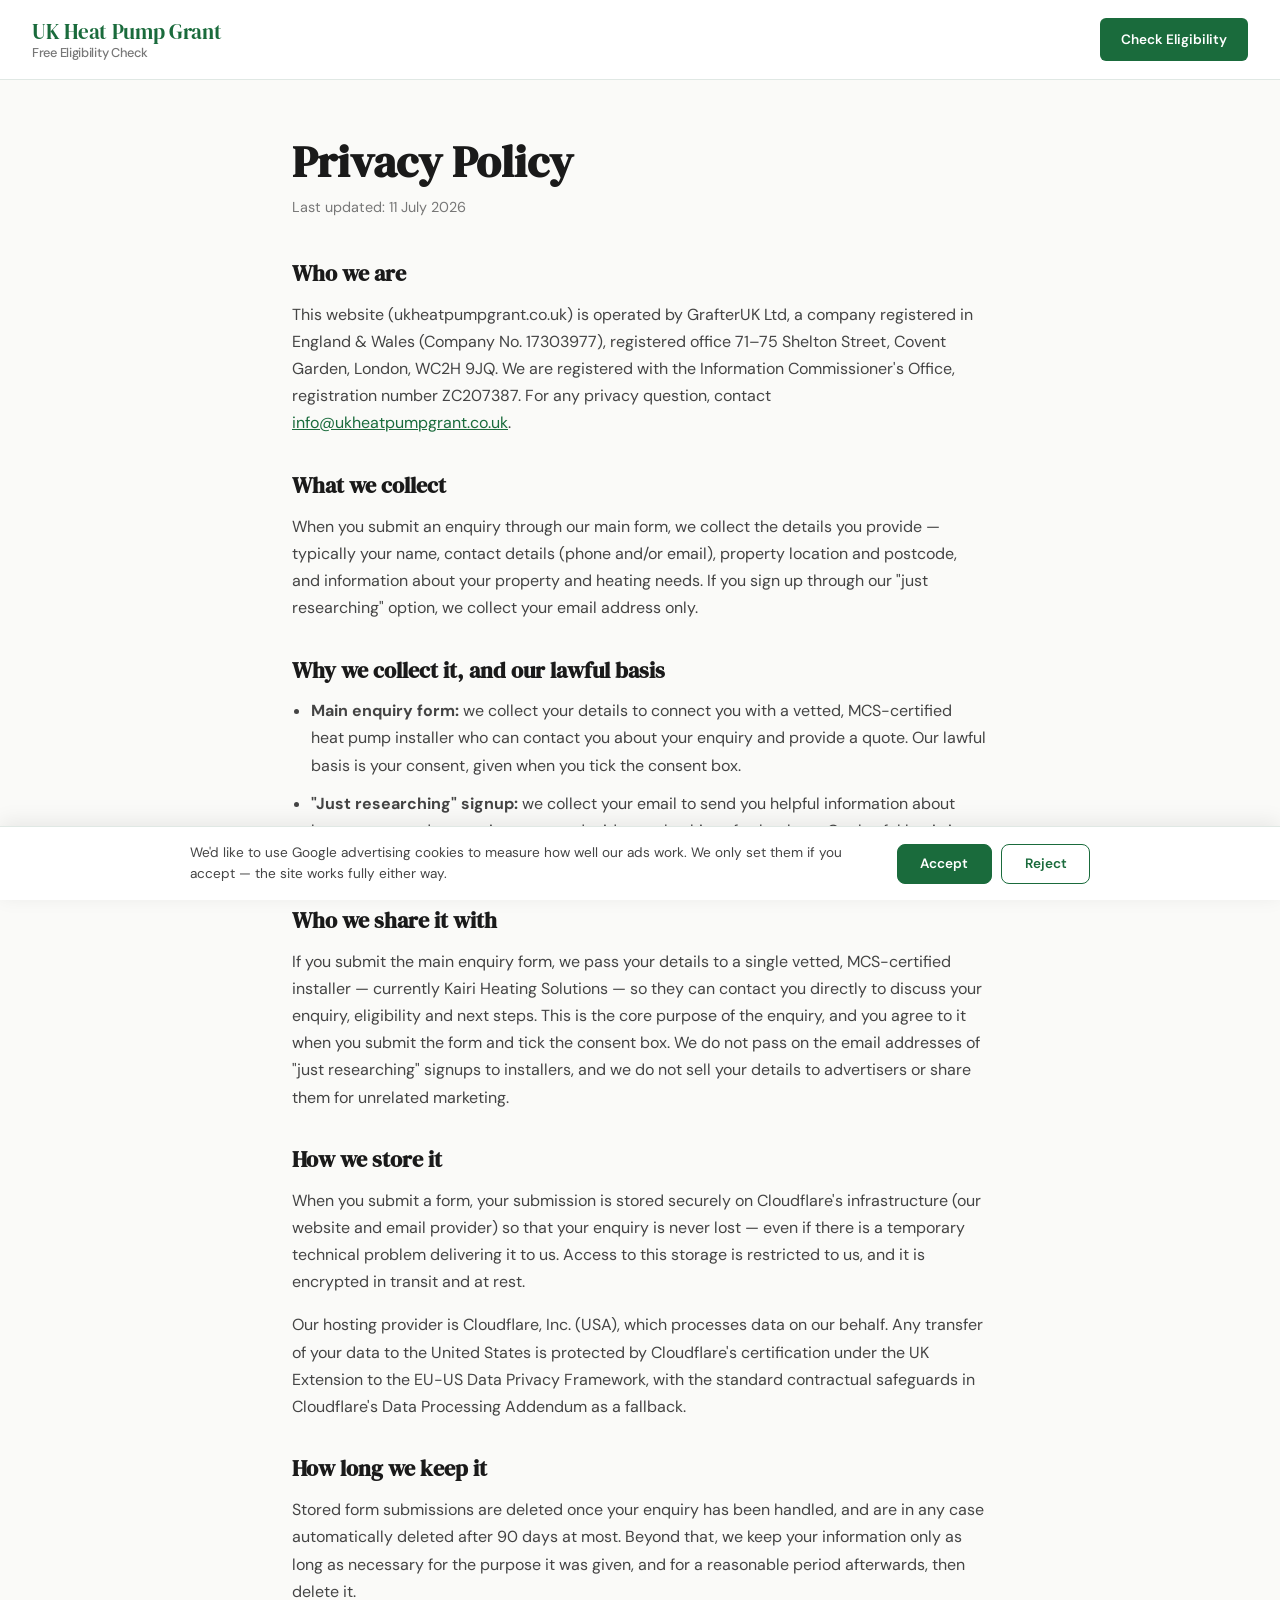
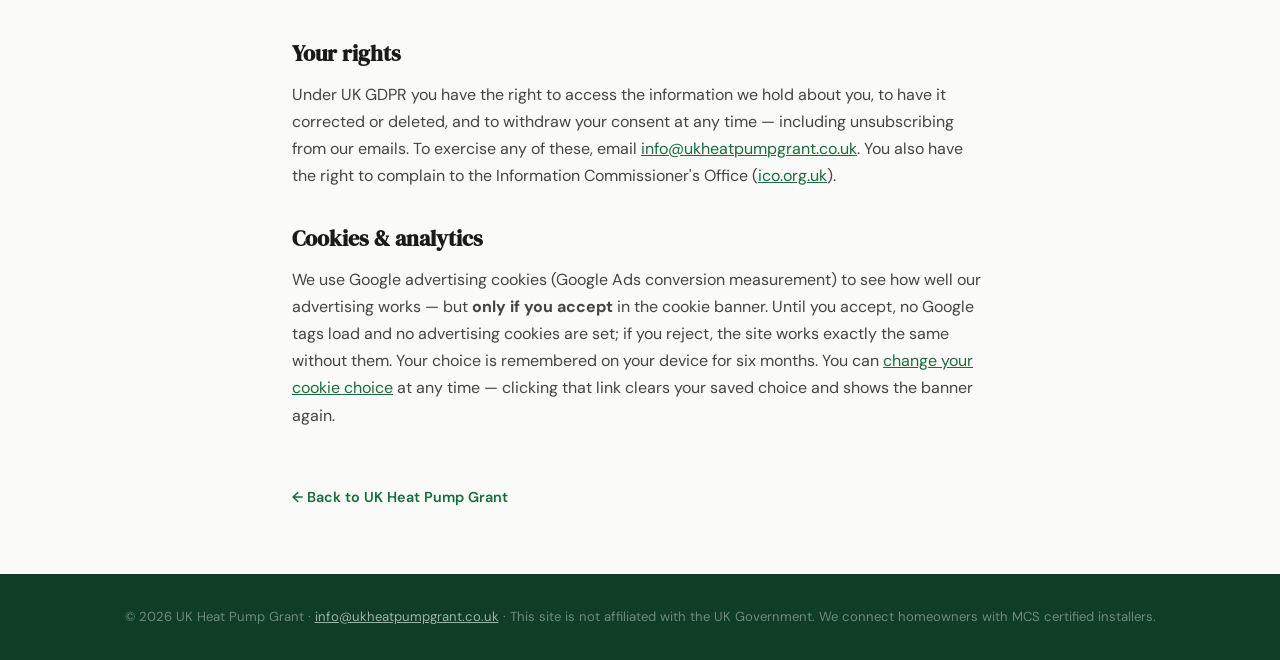
<file: privacy.html>
<!DOCTYPE html>
<html lang="en">
<head>
  <!-- Google tag, gated behind cookie consent (PECR) — mirrors index.html. -->
  <script>
    window.dataLayer = window.dataLayer || [];
    function gtag(){dataLayer.push(arguments);}
    gtag('consent', 'default', {
      ad_storage: 'denied', ad_user_data: 'denied',
      ad_personalization: 'denied', analytics_storage: 'denied'
    });
    gtag('js', new Date());
    window.__consentChoice = function () {
      try {
        return localStorage.getItem('ukhg_consent') ||
          (document.cookie.match(/(?:^|; )ukhg_consent=([^;]+)/) || [])[1] || '';
      } catch (e) { return ''; }
    };
    window.__loadGoogleTag = function () {
      if (window.__gtagLoaded) return;
      window.__gtagLoaded = true;
      gtag('consent', 'update', {
        ad_storage: 'granted', ad_user_data: 'granted',
        ad_personalization: 'granted', analytics_storage: 'granted'
      });
      var s = document.createElement('script');
      s.async = true;
      s.src = 'https://www.googletagmanager.com/gtag/js?id=AW-18066229023';
      document.head.appendChild(s);
      gtag('config', 'AW-18066229023');
    };
    if (window.__consentChoice() === 'granted') window.__loadGoogleTag();
  </script>
  <meta charset="UTF-8" />
  <meta name="viewport" content="width=device-width, initial-scale=1.0" />
  <meta name="robots" content="noindex, follow" />
  <meta name="theme-color" content="#1A6B3C" />
  <link rel="icon" href="/favicon.svg" type="image/svg+xml" />
  <title>Privacy Policy – UK Heat Pump Grant</title>
  <meta name="description" content="How UK Heat Pump Grant (GrafterUK Ltd) collects, uses and protects your details when you check your eligibility for the Boiler Upgrade Scheme heat pump grant." />
  <link rel="canonical" href="https://ukheatpumpgrant.co.uk/privacy" />
  <link href="https://fonts.googleapis.com/css2?family=DM+Serif+Display:ital@0;1&family=DM+Sans:wght@400;500;600&display=swap" rel="stylesheet" />
  <style>
    *, *::before, *::after { box-sizing: border-box; margin: 0; padding: 0; }
    :root {
      --green: #1A6B3C; --green-light: #2E8B57; --green-pale: #F0F7F3;
      --green-mid: #D4EBE0; --white: #FFFFFF; --off-white: #FAFAF8;
      --text: #1A1A1A; --text-mid: #444; --text-muted: #777; --border: #E0E8E4;
    }
    body { font-family: 'DM Sans', sans-serif; background: var(--off-white); color: var(--text); line-height: 1.7; }
    nav { background: var(--white); border-bottom: 1px solid var(--border); padding: 1.1rem 2rem; display: flex; justify-content: space-between; align-items: center; }
    .logo { font-family: 'DM Serif Display', serif; font-size: 1.3rem; color: var(--green); letter-spacing: -0.3px; line-height: 1.3; text-decoration: none; }
    .logo span { color: var(--text-muted); font-size: 0.8rem; font-family: 'DM Sans', sans-serif; font-weight: 500; display: block; }
    .nav-cta { background: var(--green); color: var(--white); font-weight: 600; font-size: 0.85rem; padding: 0.6rem 1.3rem; border-radius: 6px; text-decoration: none; }
    .wrap { max-width: 760px; margin: 0 auto; padding: 3.5rem 2rem 4rem; }
    h1 { font-family: 'DM Serif Display', serif; font-size: clamp(2rem, 5vw, 2.8rem); color: var(--text); line-height: 1.15; margin-bottom: 0.5rem; }
    .updated { font-size: 0.9rem; color: var(--text-muted); margin-bottom: 2.5rem; }
    h2 { font-family: 'DM Serif Display', serif; font-size: 1.4rem; color: var(--text); margin: 2.2rem 0 0.8rem; line-height: 1.25; }
    p { font-size: 1rem; color: var(--text-mid); margin-bottom: 1rem; }
    ul { margin: 0 0 1rem 1.2rem; }
    li { font-size: 1rem; color: var(--text-mid); margin-bottom: 0.7rem; }
    a { color: var(--green); text-decoration: underline; }
    .back { display: inline-block; margin-top: 2.5rem; font-size: 0.9rem; color: var(--green); font-weight: 600; text-decoration: none; }
    .cookie-banner { position: fixed; left: 0; right: 0; bottom: 0; z-index: 200; background: var(--white); border-top: 1px solid var(--border); box-shadow: 0 -4px 20px rgba(0,0,0,0.08); padding: 1rem 1.5rem; }
    .cookie-inner { max-width: 900px; margin: 0 auto; display: flex; align-items: center; gap: 1.2rem; flex-wrap: wrap; }
    .cookie-inner p { font-size: 0.85rem; color: var(--text-mid); line-height: 1.5; flex: 1; min-width: 240px; margin: 0; }
    .cookie-actions { display: flex; gap: 0.6rem; }
    .cookie-btn { font-family: 'DM Sans', sans-serif; font-weight: 600; font-size: 0.85rem; padding: 0.65rem 1.4rem; border-radius: 8px; border: 1.5px solid var(--green); cursor: pointer; }
    .cookie-btn.accept { background: var(--green); color: var(--white); }
    .cookie-btn.reject { background: var(--white); color: var(--green); }
    footer { background: #0F3D25; padding: 2rem; text-align: center; }
    footer p { color: rgba(255,255,255,0.4); font-size: 0.82rem; margin: 0; }
    footer a { color: rgba(255,255,255,0.6); }
  </style>
</head>
<body>
<nav>
  <a href="/" class="logo">UK Heat Pump Grant<br><span>Free Eligibility Check</span></a>
  <a href="/#check" class="nav-cta">Check Eligibility</a>
</nav>
<div class="wrap">
  <h1>Privacy Policy</h1>
  <p class="updated">Last updated: 11 July 2026</p>

  <h2>Who we are</h2>
  <p>This website (ukheatpumpgrant.co.uk) is operated by GrafterUK Ltd, a company registered in England &amp; Wales (Company No. 17303977), registered office 71–75 Shelton Street, Covent Garden, London, WC2H 9JQ. We are registered with the Information Commissioner's Office, registration number ZC207387. For any privacy question, contact <a href="mailto:info@ukheatpumpgrant.co.uk">info@ukheatpumpgrant.co.uk</a>.</p>

  <h2>What we collect</h2>
  <p>When you submit an enquiry through our main form, we collect the details you provide — typically your name, contact details (phone and/or email), property location and postcode, and information about your property and heating needs. If you sign up through our "just researching" option, we collect your email address only.</p>

  <h2>Why we collect it, and our lawful basis</h2>
  <ul>
    <li><strong>Main enquiry form:</strong> we collect your details to connect you with a vetted, MCS-certified heat pump installer who can contact you about your enquiry and provide a quote. Our lawful basis is your consent, given when you tick the consent box.</li>
    <li><strong>"Just researching" signup:</strong> we collect your email to send you helpful information about heat pumps and grants, in case you decide to take things further later. Our lawful basis is your consent, given when you tick the consent box.</li>
  </ul>

  <h2>Who we share it with</h2>
  <p>If you submit the main enquiry form, we pass your details to a single vetted, MCS-certified installer — currently Kairi Heating Solutions — so they can contact you directly to discuss your enquiry, eligibility and next steps. This is the core purpose of the enquiry, and you agree to it when you submit the form and tick the consent box. We do not pass on the email addresses of "just researching" signups to installers, and we do not sell your details to advertisers or share them for unrelated marketing.</p>

  <h2>How we store it</h2>
  <p>When you submit a form, your submission is stored securely on Cloudflare's infrastructure (our website and email provider) so that your enquiry is never lost — even if there is a temporary technical problem delivering it to us. Access to this storage is restricted to us, and it is encrypted in transit and at rest.</p>
  <p>Our hosting provider is Cloudflare, Inc. (USA), which processes data on our behalf. Any transfer of your data to the United States is protected by Cloudflare's certification under the UK Extension to the EU-US Data Privacy Framework, with the standard contractual safeguards in Cloudflare's Data Processing Addendum as a fallback.</p>

  <h2>How long we keep it</h2>
  <p>Stored form submissions are deleted once your enquiry has been handled, and are in any case automatically deleted after 90 days at most. Beyond that, we keep your information only as long as necessary for the purpose it was given, and for a reasonable period afterwards, then delete it.</p>

  <h2>Your rights</h2>
  <p>Under UK GDPR you have the right to access the information we hold about you, to have it corrected or deleted, and to withdraw your consent at any time — including unsubscribing from our emails. To exercise any of these, email <a href="mailto:info@ukheatpumpgrant.co.uk">info@ukheatpumpgrant.co.uk</a>. You also have the right to complain to the Information Commissioner's Office (<a href="https://ico.org.uk" target="_blank" rel="noopener">ico.org.uk</a>).</p>

  <h2>Cookies &amp; analytics</h2>
  <p>We use Google advertising cookies (Google Ads conversion measurement) to see how well our advertising works — but <strong>only if you accept</strong> in the cookie banner. Until you accept, no Google tags load and no advertising cookies are set; if you reject, the site works exactly the same without them. Your choice is remembered on your device for six months. You can <a href="#" id="cookieReset">change your cookie choice</a> at any time — clicking that link clears your saved choice and shows the banner again.</p>
  <script>
    document.getElementById('cookieReset').addEventListener('click', function (e) {
      e.preventDefault();
      try { localStorage.removeItem('ukhg_consent'); } catch (err) {}
      document.cookie = 'ukhg_consent=; Max-Age=0; Path=/; SameSite=Lax; Secure';
      location.reload();
    });
  </script>

  <a href="/" class="back">← Back to UK Heat Pump Grant</a>
</div>
<footer>
  <p>© 2026 UK Heat Pump Grant · <a href="mailto:info@ukheatpumpgrant.co.uk">info@ukheatpumpgrant.co.uk</a> · This site is not affiliated with the UK Government. We connect homeowners with MCS certified installers.</p>
</footer>
<div class="cookie-banner" id="cookieBanner" hidden>
  <div class="cookie-inner">
    <p>We'd like to use Google advertising cookies to measure how well our ads work. We only set them if you accept — the site works fully either way.</p>
    <div class="cookie-actions">
      <button type="button" class="cookie-btn accept" id="cookieAccept">Accept</button>
      <button type="button" class="cookie-btn reject" id="cookieReject">Reject</button>
    </div>
  </div>
</div>
<script>
(function () {
  var banner = document.getElementById('cookieBanner');
  function store(v) {
    try { localStorage.setItem('ukhg_consent', v); } catch (e) {}
    try { document.cookie = 'ukhg_consent=' + v + '; Max-Age=15552000; Path=/; SameSite=Lax; Secure'; } catch (e) {}
  }
  if (!window.__consentChoice()) banner.hidden = false;
  document.getElementById('cookieAccept').addEventListener('click', function () {
    store('granted'); banner.hidden = true; window.__loadGoogleTag();
  });
  document.getElementById('cookieReject').addEventListener('click', function () {
    store('denied'); banner.hidden = true;
  });
})();
</script>
</body>
</html>
</file>
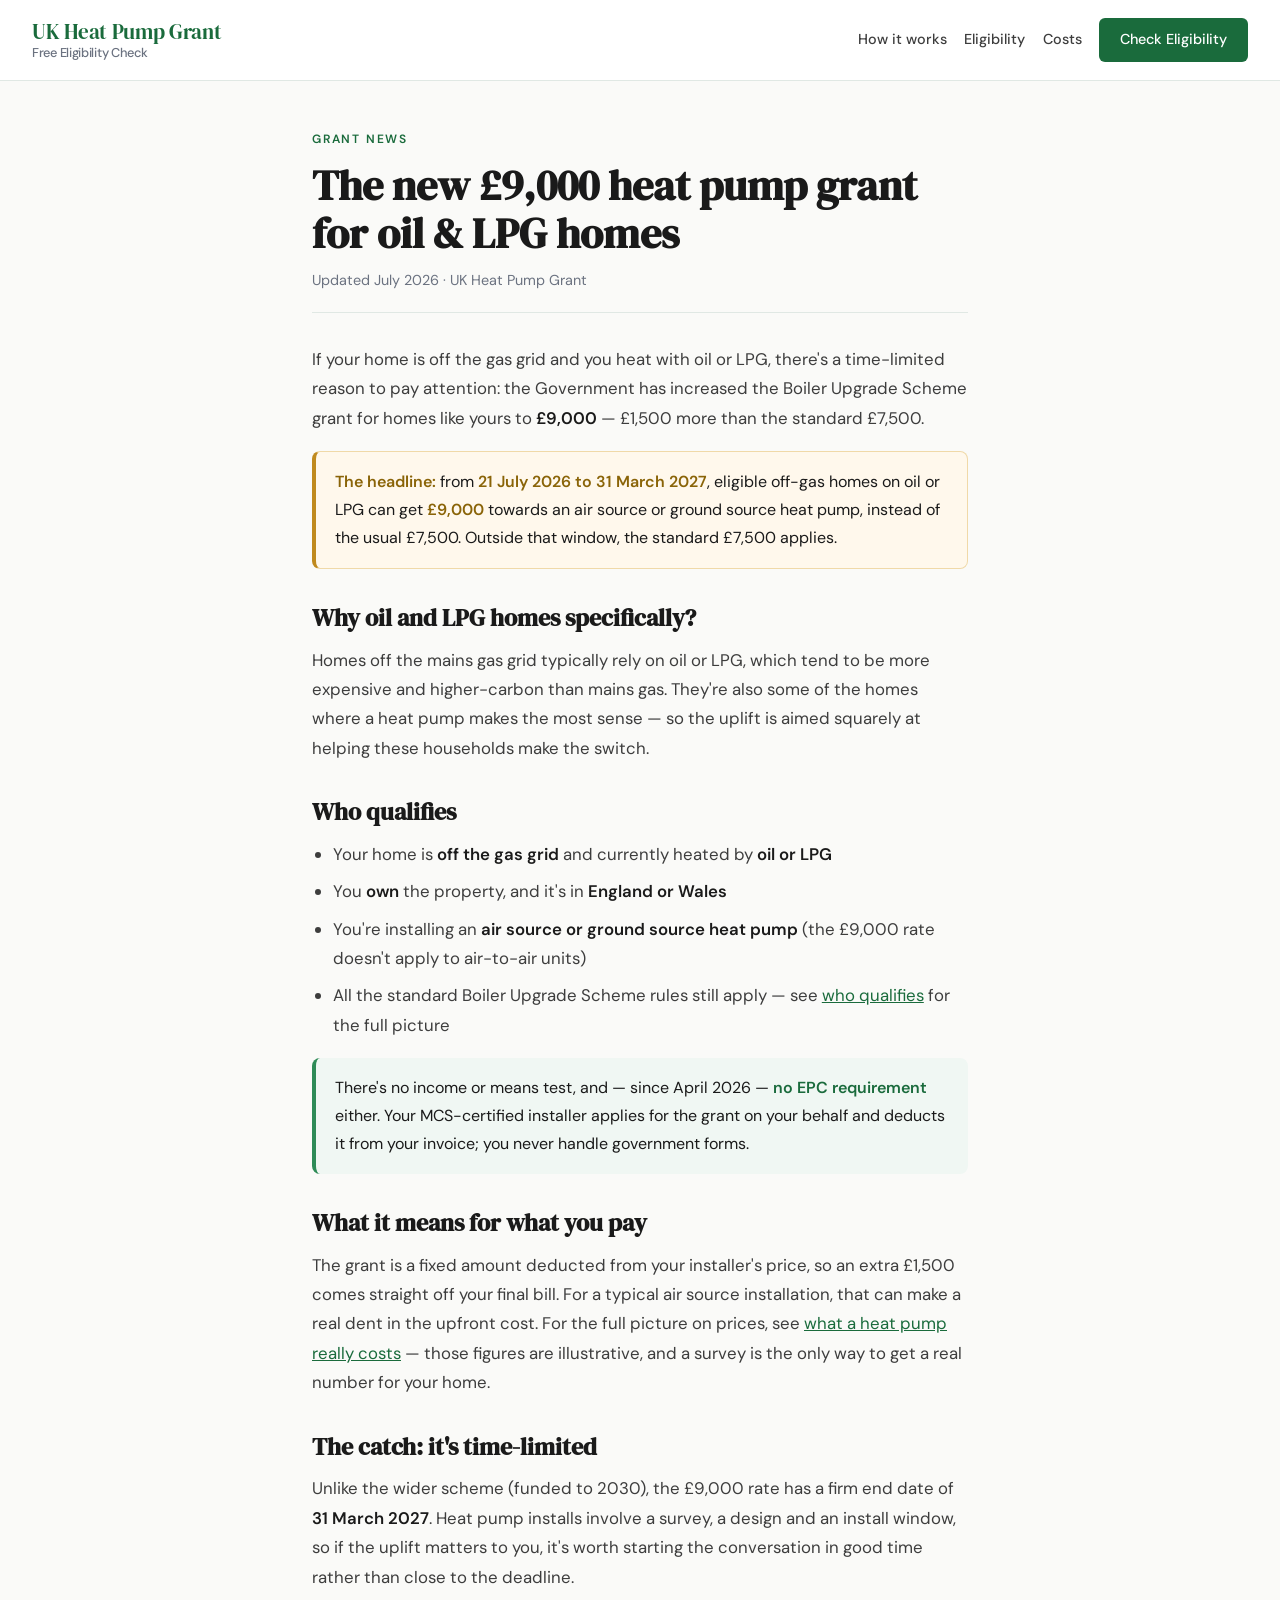
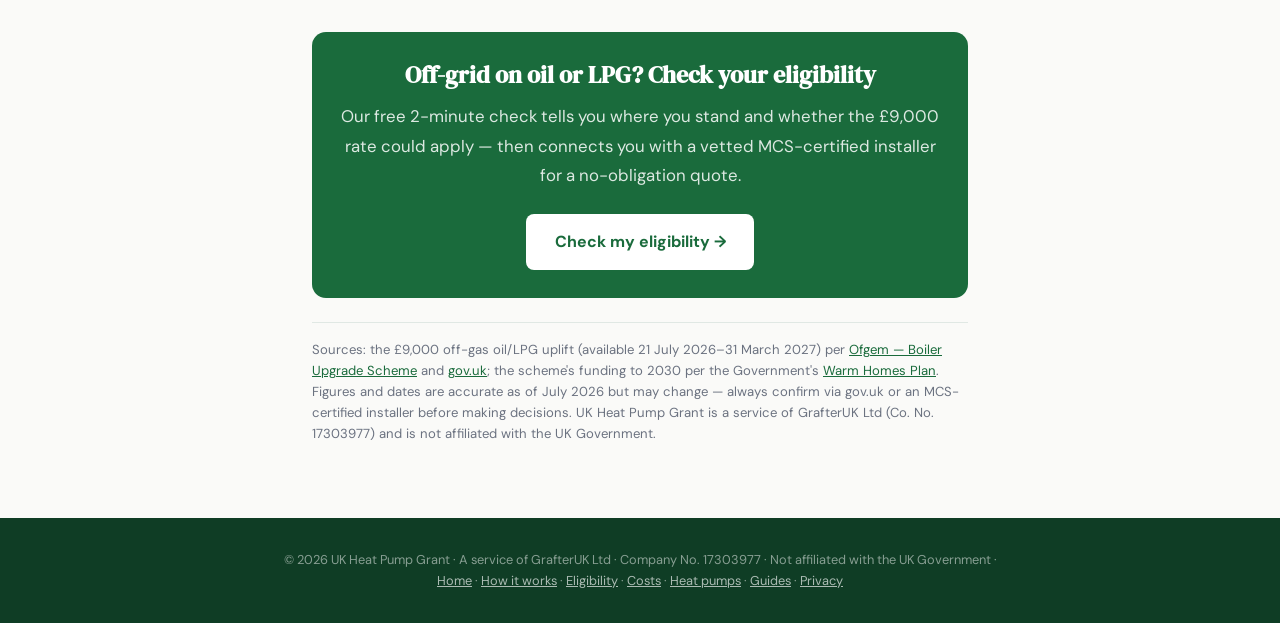
<file: blog/9000-heat-pump-grant-oil-lpg.html>
<!DOCTYPE html>
<html lang="en">
<head>
<meta charset="UTF-8">
<meta name="viewport" content="width=device-width, initial-scale=1.0">
<title>The new £9,000 heat pump grant for oil &amp; LPG homes (2026) — UK Heat Pump Grant</title>
<meta name="description" content="From 21 July 2026 to 31 March 2027, off-gas-grid homes on oil or LPG can get £9,000 (not £7,500) towards a heat pump under the Boiler Upgrade Scheme. Who qualifies, how much you save, and the deadline.">
<link rel="canonical" href="https://ukheatpumpgrant.co.uk/blog/9000-heat-pump-grant-oil-lpg">
<meta name="theme-color" content="#1A6B3C">
<link rel="icon" href="/favicon.svg" type="image/svg+xml">
<meta property="og:type" content="article">
<meta property="og:title" content="The new £9,000 heat pump grant for oil &amp; LPG homes (2026)">
<meta property="og:description" content="Off-gas oil or LPG home? From 21 July 2026 you could get £9,000 towards a heat pump instead of £7,500. Who qualifies and by when.">
<meta property="og:url" content="https://ukheatpumpgrant.co.uk/blog/9000-heat-pump-grant-oil-lpg">
<link href="https://fonts.googleapis.com/css2?family=DM+Serif+Display&family=DM+Sans:wght@400;500;600;700&display=swap" rel="stylesheet">
<link href="/blog/blog.css" rel="stylesheet">
<script type="application/ld+json">
{"@context":"https://schema.org","@type":"FAQPage","mainEntity":[
{"@type":"Question","name":"How much is the new heat pump grant for oil and LPG homes?","acceptedAnswer":{"@type":"Answer","text":"From 21 July 2026 to 31 March 2027, off-gas-grid homes currently heating with oil or LPG can get £9,000 towards an air source or ground source heat pump under the Boiler Upgrade Scheme — an increase on the standard £7,500."}},
{"@type":"Question","name":"When does the £9,000 heat pump grant end?","acceptedAnswer":{"@type":"Answer","text":"The £9,000 uplift is a time-limited boost available from 21 July 2026 until 31 March 2027. Outside that window, the standard £7,500 grant applies. The wider Boiler Upgrade Scheme is separately funded to run until 2030."}},
{"@type":"Question","name":"Who qualifies for the £9,000 grant?","acceptedAnswer":{"@type":"Answer","text":"Your home must be off the gas grid and currently heated by oil or LPG, you must own it, and it must be in England or Wales. The uplift applies to air source and ground source heat pumps. All the standard Boiler Upgrade Scheme eligibility rules also apply."}}
]}
</script>
</head>
<body>
<nav>
  <a href="/" class="logo">UK Heat Pump Grant<br><span>Free Eligibility Check</span></a>
  <div class="nav-links">
    <a href="/how-it-works" class="hide-sm">How it works</a>
    <a href="/eligibility" class="hide-sm">Eligibility</a>
    <a href="/costs" class="hide-sm">Costs</a>
    <a href="/#check" class="nav-cta">Check Eligibility</a>
  </div>
</nav>
<div class="wrap">
  <article>
    <div class="eyebrow">Grant news</div>
    <h1>The new £9,000 heat pump grant for oil &amp; LPG homes</h1>
    <div class="meta">Updated July 2026 · UK Heat Pump Grant</div>

    <p>If your home is off the gas grid and you heat with oil or LPG, there's a time-limited reason to pay attention: the Government has increased the Boiler Upgrade Scheme grant for homes like yours to <strong>£9,000</strong> — £1,500 more than the standard £7,500.</p>

    <div class="callout"><strong>The headline:</strong> from <strong>21 July 2026 to 31 March 2027</strong>, eligible off-gas homes on oil or LPG can get <strong>£9,000</strong> towards an air source or ground source heat pump, instead of the usual £7,500. Outside that window, the standard £7,500 applies.</div>

    <h2>Why oil and LPG homes specifically?</h2>
    <p>Homes off the mains gas grid typically rely on oil or LPG, which tend to be more expensive and higher-carbon than mains gas. They're also some of the homes where a heat pump makes the most sense — so the uplift is aimed squarely at helping these households make the switch.</p>

    <h2>Who qualifies</h2>
    <ul>
      <li>Your home is <strong>off the gas grid</strong> and currently heated by <strong>oil or LPG</strong></li>
      <li>You <strong>own</strong> the property, and it's in <strong>England or Wales</strong></li>
      <li>You're installing an <strong>air source or ground source heat pump</strong> (the £9,000 rate doesn't apply to air-to-air units)</li>
      <li>All the standard Boiler Upgrade Scheme rules still apply — see <a href="/eligibility">who qualifies</a> for the full picture</li>
    </ul>
    <div class="note">There's no income or means test, and — since April 2026 — <strong>no EPC requirement</strong> either. Your MCS-certified installer applies for the grant on your behalf and deducts it from your invoice; you never handle government forms.</div>

    <h2>What it means for what you pay</h2>
    <p>The grant is a fixed amount deducted from your installer's price, so an extra £1,500 comes straight off your final bill. For a typical air source installation, that can make a real dent in the upfront cost. For the full picture on prices, see <a href="/costs">what a heat pump really costs</a> — those figures are illustrative, and a survey is the only way to get a real number for your home.</p>

    <h2>The catch: it's time-limited</h2>
    <p>Unlike the wider scheme (funded to 2030), the £9,000 rate has a firm end date of <strong>31 March 2027</strong>. Heat pump installs involve a survey, a design and an install window, so if the uplift matters to you, it's worth starting the conversation in good time rather than close to the deadline.</p>

    <div class="cta-box">
      <h2>Off-grid on oil or LPG? Check your eligibility</h2>
      <p>Our free 2-minute check tells you where you stand and whether the £9,000 rate could apply — then connects you with a vetted MCS-certified installer for a no-obligation quote.</p>
      <a href="/#check">Check my eligibility →</a>
    </div>

    <p class="src">Sources: the £9,000 off-gas oil/LPG uplift (available 21 July 2026–31 March 2027) per <a href="https://www.ofgem.gov.uk/environmental-and-social-schemes/boiler-upgrade-scheme-bus" target="_blank" rel="noopener">Ofgem — Boiler Upgrade Scheme</a> and <a href="https://www.gov.uk/apply-boiler-upgrade-scheme" target="_blank" rel="noopener">gov.uk</a>; the scheme's funding to 2030 per the Government's <a href="https://www.gov.uk/government/publications/warm-homes-plan/warm-homes-plan-html" target="_blank" rel="noopener">Warm Homes Plan</a>. Figures and dates are accurate as of July 2026 but may change — always confirm via gov.uk or an MCS-certified installer before making decisions. UK Heat Pump Grant is a service of GrafterUK Ltd (Co. No. 17303977) and is not affiliated with the UK Government.</p>
  </article>
</div>
<footer><p>© 2026 UK Heat Pump Grant · A service of GrafterUK Ltd · Company No. 17303977 · Not affiliated with the UK Government · <a href="/">Home</a> · <a href="/how-it-works">How it works</a> · <a href="/eligibility">Eligibility</a> · <a href="/costs">Costs</a> · <a href="/heat-pumps-explained">Heat pumps</a> · <a href="/blog/">Guides</a> · <a href="/privacy">Privacy</a></p></footer>
</body>
</html>
</file>
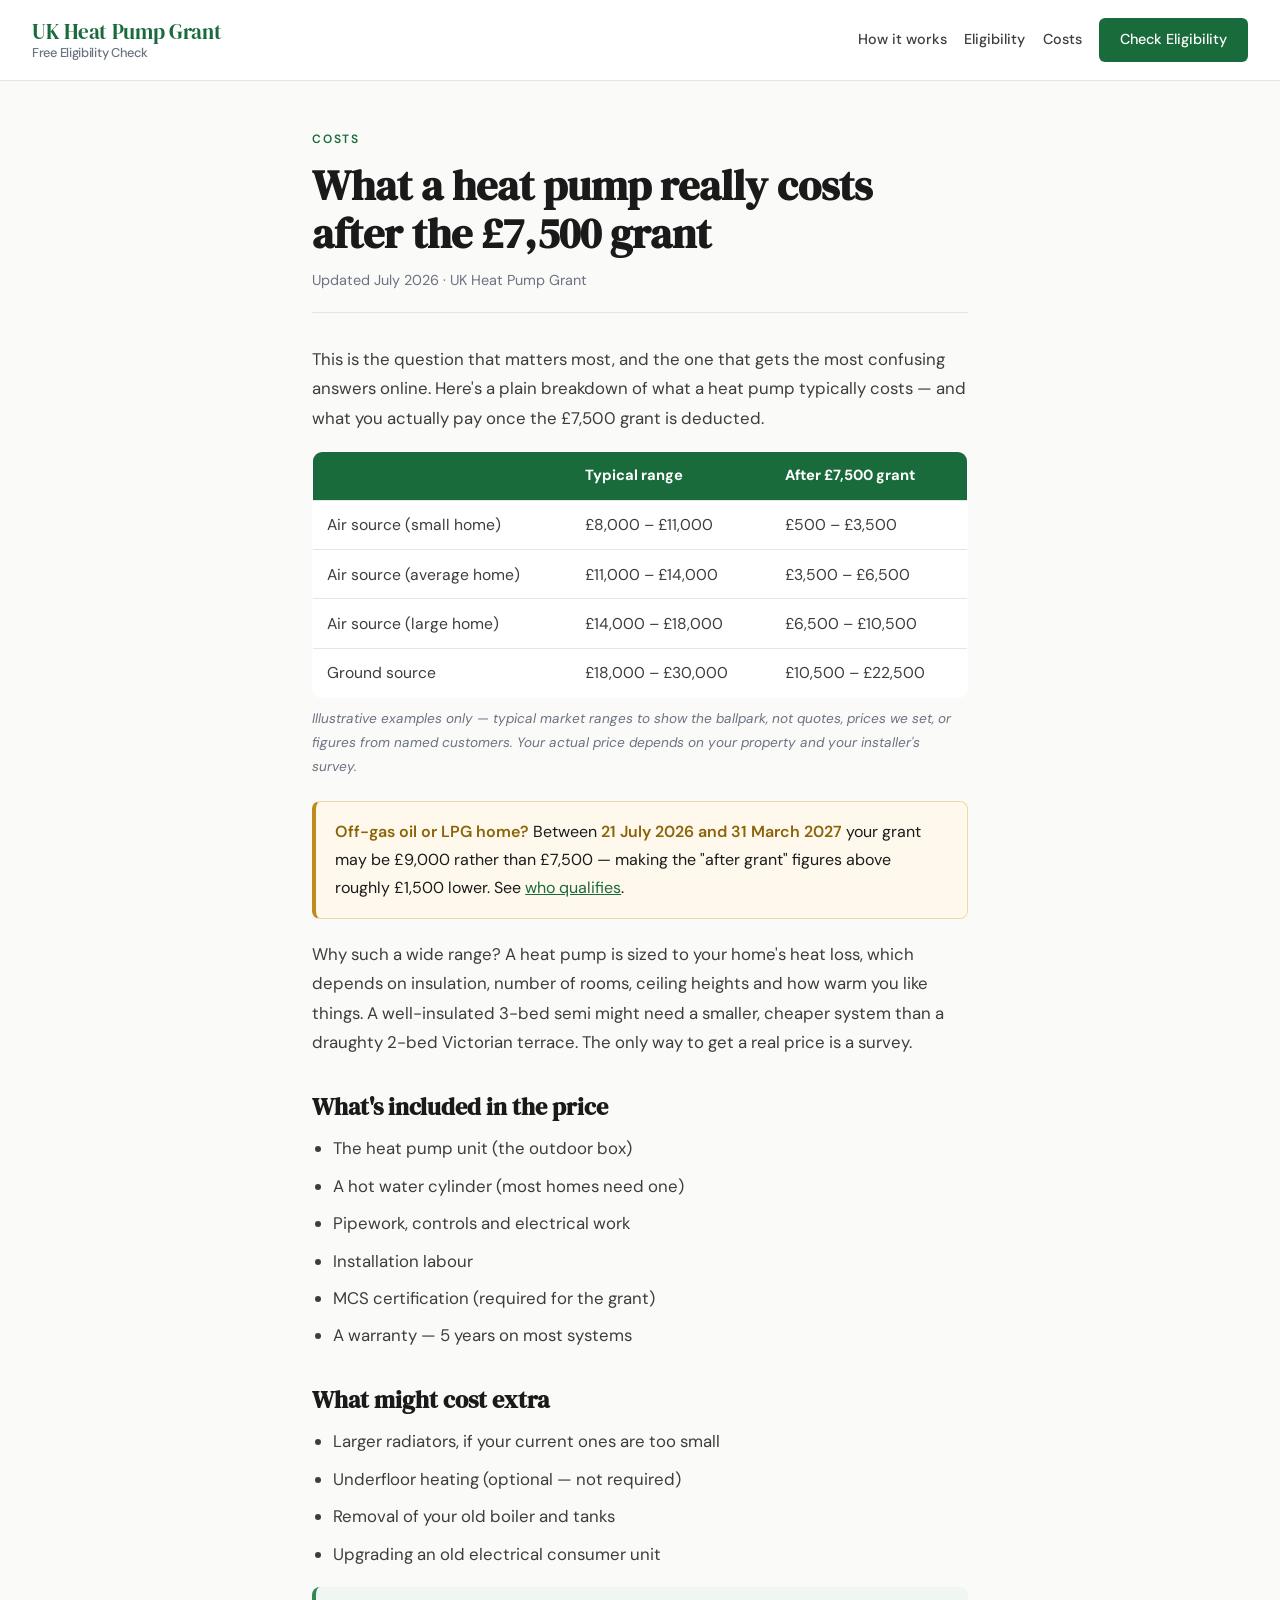
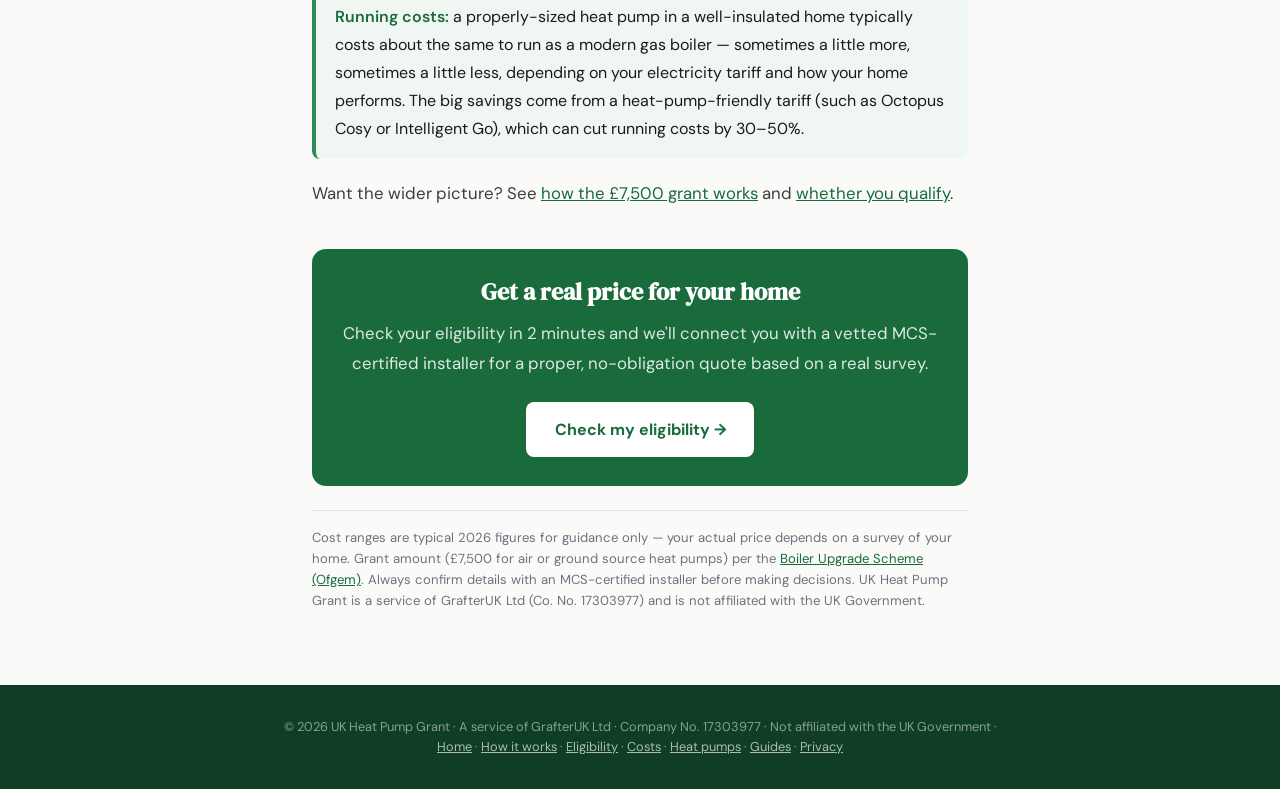
<file: blog/heat-pump-costs-after-grant.html>
<!DOCTYPE html>
<html lang="en">
<head>
<meta charset="UTF-8">
<meta name="viewport" content="width=device-width, initial-scale=1.0">
<title>What a heat pump really costs after the £7,500 grant (2026) — UK Heat Pump Grant</title>
<meta name="description" content="Honest 2026 numbers: typical air and ground source heat pump prices, what you actually pay after the £7,500 grant, what's included, what costs extra, and what it costs to run.">
<link rel="canonical" href="https://ukheatpumpgrant.co.uk/blog/heat-pump-costs-after-grant">
<meta name="theme-color" content="#1A6B3C">
<link rel="icon" href="/favicon.svg" type="image/svg+xml">
<meta property="og:type" content="article">
<meta property="og:title" content="What a heat pump really costs after the £7,500 grant (2026)">
<meta property="og:description" content="Typical prices, what you pay after the grant, what's included and what runs extra — honest 2026 numbers.">
<meta property="og:url" content="https://ukheatpumpgrant.co.uk/blog/heat-pump-costs-after-grant">
<link href="https://fonts.googleapis.com/css2?family=DM+Serif+Display&family=DM+Sans:wght@400;500;600;700&display=swap" rel="stylesheet">
<link href="/blog/blog.css" rel="stylesheet">
</head>
<body>
<nav>
  <a href="/" class="logo">UK Heat Pump Grant<br><span>Free Eligibility Check</span></a>
  <div class="nav-links">
    <a href="/how-it-works" class="hide-sm">How it works</a>
    <a href="/eligibility" class="hide-sm">Eligibility</a>
    <a href="/costs" class="hide-sm">Costs</a>
    <a href="/#check" class="nav-cta">Check Eligibility</a>
  </div>
</nav>
<div class="wrap">
  <article>
    <div class="eyebrow">Costs</div>
    <h1>What a heat pump really costs after the £7,500 grant</h1>
    <div class="meta">Updated July 2026 · UK Heat Pump Grant</div>

    <p>This is the question that matters most, and the one that gets the most confusing answers online. Here's a plain breakdown of what a heat pump typically costs — and what you actually pay once the £7,500 grant is deducted.</p>

    <table>
      <tr><th>&nbsp;</th><th>Typical range</th><th>After £7,500 grant</th></tr>
      <tr><td>Air source (small home)</td><td>£8,000 – £11,000</td><td>£500 – £3,500</td></tr>
      <tr><td>Air source (average home)</td><td>£11,000 – £14,000</td><td>£3,500 – £6,500</td></tr>
      <tr><td>Air source (large home)</td><td>£14,000 – £18,000</td><td>£6,500 – £10,500</td></tr>
      <tr><td>Ground source</td><td>£18,000 – £30,000</td><td>£10,500 – £22,500</td></tr>
    </table>
    <p class="illus">Illustrative examples only — typical market ranges to show the ballpark, not quotes, prices we set, or figures from named customers. Your actual price depends on your property and your installer's survey.</p>

    <div class="callout"><strong>Off-gas oil or LPG home?</strong> Between <strong>21 July 2026 and 31 March 2027</strong> your grant may be £9,000 rather than £7,500 — making the "after grant" figures above roughly £1,500 lower. See <a href="/eligibility">who qualifies</a>.</div>

    <p>Why such a wide range? A heat pump is sized to your home's heat loss, which depends on insulation, number of rooms, ceiling heights and how warm you like things. A well-insulated 3-bed semi might need a smaller, cheaper system than a draughty 2-bed Victorian terrace. The only way to get a real price is a survey.</p>

    <h2>What's included in the price</h2>
    <ul>
      <li>The heat pump unit (the outdoor box)</li>
      <li>A hot water cylinder (most homes need one)</li>
      <li>Pipework, controls and electrical work</li>
      <li>Installation labour</li>
      <li>MCS certification (required for the grant)</li>
      <li>A warranty — 5 years on most systems</li>
    </ul>

    <h2>What might cost extra</h2>
    <ul>
      <li>Larger radiators, if your current ones are too small</li>
      <li>Underfloor heating (optional — not required)</li>
      <li>Removal of your old boiler and tanks</li>
      <li>Upgrading an old electrical consumer unit</li>
    </ul>

    <div class="note"><strong>Running costs:</strong> a properly-sized heat pump in a well-insulated home typically costs about the same to run as a modern gas boiler — sometimes a little more, sometimes a little less, depending on your electricity tariff and how your home performs. The big savings come from a heat-pump-friendly tariff (such as Octopus Cosy or Intelligent Go), which can cut running costs by 30–50%.</div>

    <p>Want the wider picture? See <a href="/blog/how-the-heat-pump-grant-works">how the £7,500 grant works</a> and <a href="/blog/heat-pump-grant-eligibility">whether you qualify</a>.</p>

    <div class="cta-box">
      <h2>Get a real price for your home</h2>
      <p>Check your eligibility in 2 minutes and we'll connect you with a vetted MCS-certified installer for a proper, no-obligation quote based on a real survey.</p>
      <a href="/#check">Check my eligibility →</a>
    </div>

    <p class="src">Cost ranges are typical 2026 figures for guidance only — your actual price depends on a survey of your home. Grant amount (£7,500 for air or ground source heat pumps) per the <a href="https://www.ofgem.gov.uk/environmental-and-social-schemes/boiler-upgrade-scheme-bus" target="_blank" rel="noopener">Boiler Upgrade Scheme (Ofgem)</a>. Always confirm details with an MCS-certified installer before making decisions. UK Heat Pump Grant is a service of GrafterUK Ltd (Co. No. 17303977) and is not affiliated with the UK Government.</p>
  </article>
</div>
<footer><p>© 2026 UK Heat Pump Grant · A service of GrafterUK Ltd · Company No. 17303977 · Not affiliated with the UK Government · <a href="/">Home</a> · <a href="/how-it-works">How it works</a> · <a href="/eligibility">Eligibility</a> · <a href="/costs">Costs</a> · <a href="/heat-pumps-explained">Heat pumps</a> · <a href="/blog/">Guides</a> · <a href="/privacy">Privacy</a></p></footer>
</body>
</html>
</file>
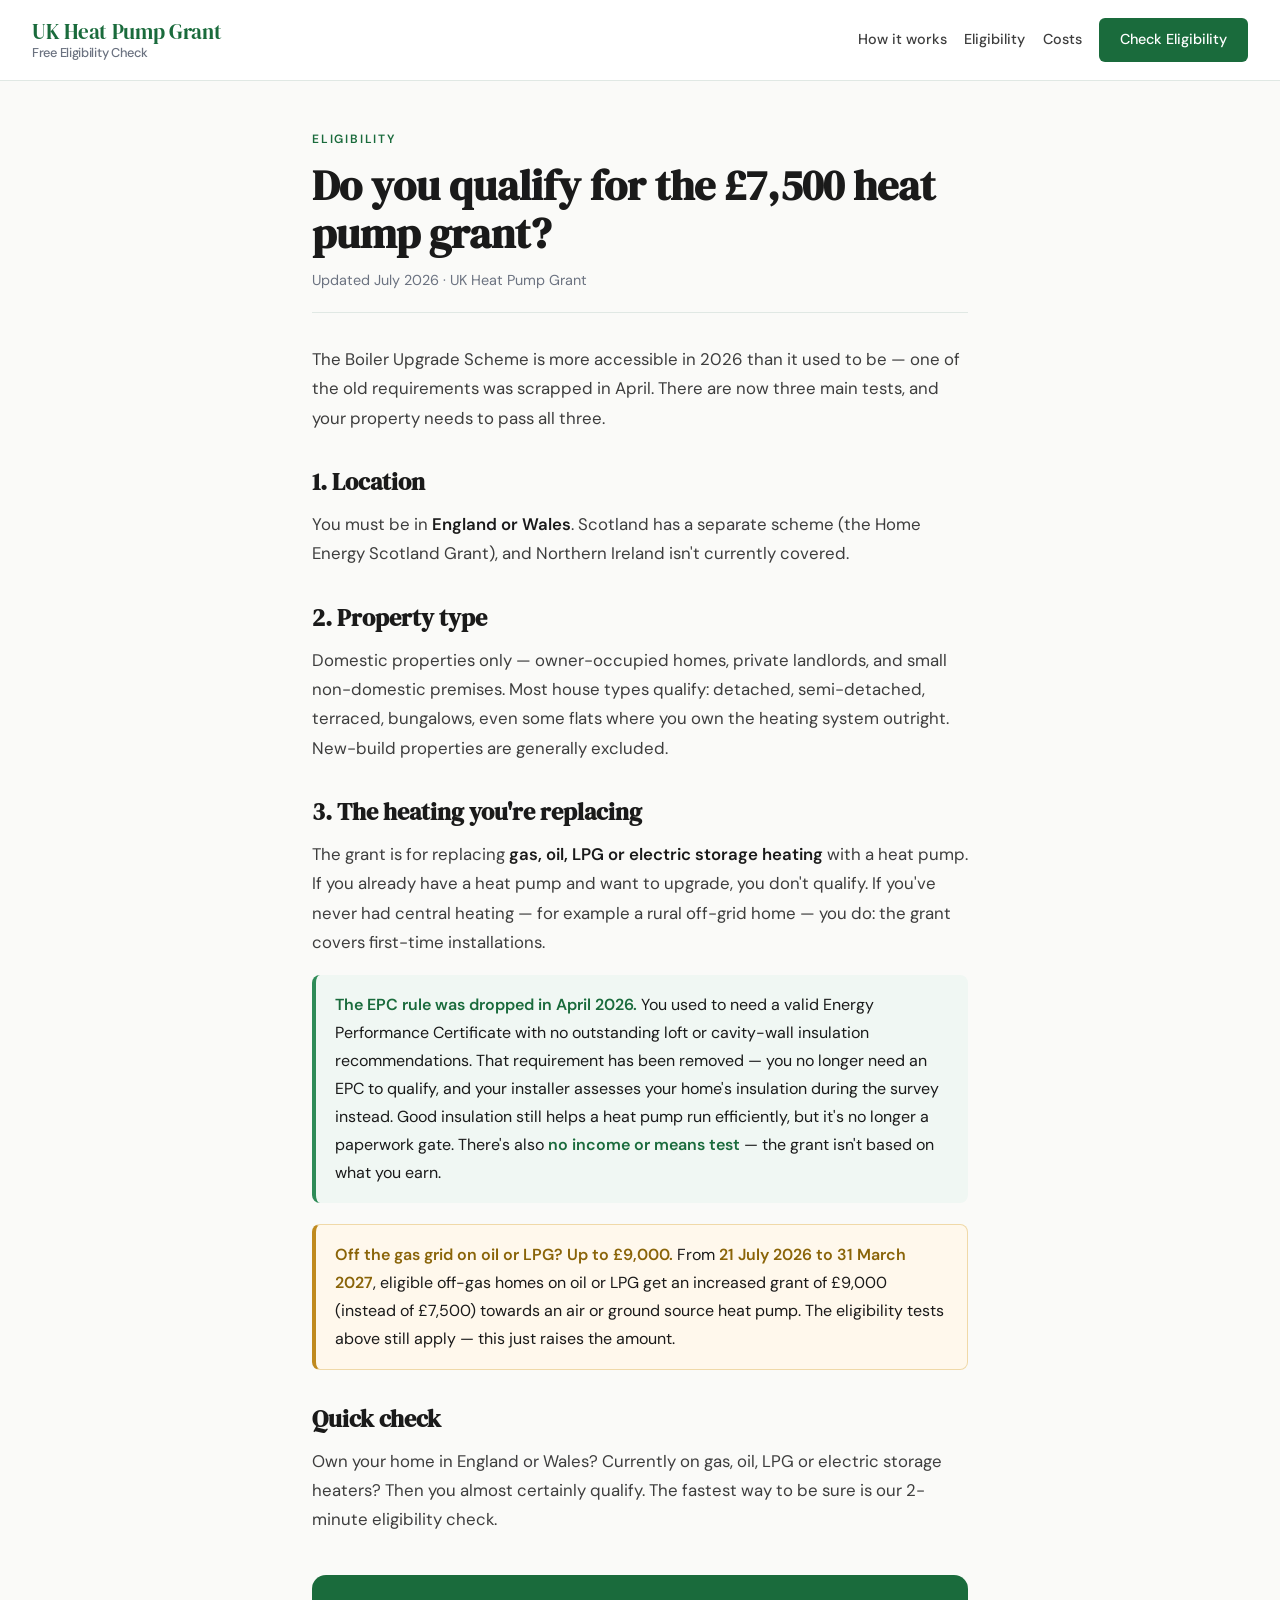
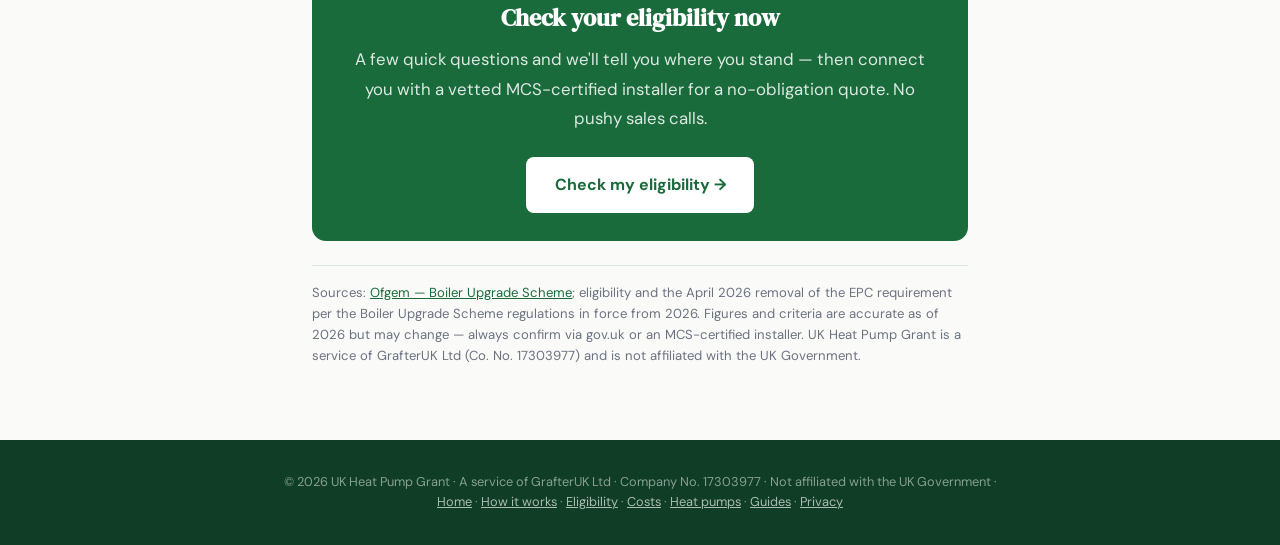
<file: blog/heat-pump-grant-eligibility.html>
<!DOCTYPE html>
<html lang="en">
<head>
<meta charset="UTF-8">
<meta name="viewport" content="width=device-width, initial-scale=1.0">
<title>Do you qualify for the £7,500 heat pump grant? 2026 eligibility explained — UK Heat Pump Grant</title>
<meta name="description" content="The Boiler Upgrade Scheme has three main eligibility tests in 2026 — location, property type, and the heating you're replacing. The EPC requirement was removed in April 2026. Here's how to tell if you qualify.">
<link rel="canonical" href="https://ukheatpumpgrant.co.uk/blog/heat-pump-grant-eligibility">
<meta name="theme-color" content="#1A6B3C">
<link rel="icon" href="/favicon.svg" type="image/svg+xml">
<meta property="og:type" content="article">
<meta property="og:title" content="Do you qualify for the £7,500 heat pump grant? 2026 eligibility explained">
<meta property="og:description" content="Three eligibility tests, and the EPC requirement that was scrapped in April 2026 — how to tell if you qualify.">
<meta property="og:url" content="https://ukheatpumpgrant.co.uk/blog/heat-pump-grant-eligibility">
<link href="https://fonts.googleapis.com/css2?family=DM+Serif+Display&family=DM+Sans:wght@400;500;600;700&display=swap" rel="stylesheet">
<link href="/blog/blog.css" rel="stylesheet">
<script type="application/ld+json">
{"@context":"https://schema.org","@type":"FAQPage","mainEntity":[
{"@type":"Question","name":"Do I need an EPC to get the heat pump grant?","acceptedAnswer":{"@type":"Answer","text":"No. As of April 2026 the EPC requirement was removed from the Boiler Upgrade Scheme. You no longer need a valid Energy Performance Certificate — your MCS-certified installer assesses whether your home is suitably insulated during their survey instead."}},
{"@type":"Question","name":"Can I get the heat pump grant in Scotland or Northern Ireland?","acceptedAnswer":{"@type":"Answer","text":"No. The Boiler Upgrade Scheme covers England and Wales only. Scotland has its own scheme (the Home Energy Scotland Grant), and Northern Ireland is not currently covered."}},
{"@type":"Question","name":"Do I qualify if I have an old oil or LPG boiler?","acceptedAnswer":{"@type":"Answer","text":"Yes. The grant is for replacing gas, oil, LPG or electric storage heating with a heat pump. If you already have a heat pump you don't qualify, but first-time installations (for example rural off-grid homes) do."}},
{"@type":"Question","name":"How much of the cost does the grant cover?","acceptedAnswer":{"@type":"Answer","text":"It's a fixed amount, not a percentage: £7,500 off an air or ground source heat pump (£2,500 for an air-to-air unit), deducted from your installer's price. What you pay after that depends on your home's size and heat loss."}},
{"@type":"Question","name":"Can I get £9,000 towards a heat pump?","acceptedAnswer":{"@type":"Answer","text":"From 21 July 2026 to 31 March 2027, homes that are off the gas grid and currently heat with oil or LPG can get an increased Boiler Upgrade Scheme grant of £9,000 (instead of £7,500) towards an air source or ground source heat pump. All the usual eligibility rules still apply; this simply raises the amount for eligible off-gas oil and LPG homes during that window."}}
]}
</script>
</head>
<body>
<nav>
  <a href="/" class="logo">UK Heat Pump Grant<br><span>Free Eligibility Check</span></a>
  <div class="nav-links">
    <a href="/how-it-works" class="hide-sm">How it works</a>
    <a href="/eligibility" class="hide-sm">Eligibility</a>
    <a href="/costs" class="hide-sm">Costs</a>
    <a href="/#check" class="nav-cta">Check Eligibility</a>
  </div>
</nav>
<div class="wrap">
  <article>
    <div class="eyebrow">Eligibility</div>
    <h1>Do you qualify for the £7,500 heat pump grant?</h1>
    <div class="meta">Updated July 2026 · UK Heat Pump Grant</div>

    <p>The Boiler Upgrade Scheme is more accessible in 2026 than it used to be — one of the old requirements was scrapped in April. There are now three main tests, and your property needs to pass all three.</p>

    <h2>1. Location</h2>
    <p>You must be in <strong>England or Wales</strong>. Scotland has a separate scheme (the Home Energy Scotland Grant), and Northern Ireland isn't currently covered.</p>

    <h2>2. Property type</h2>
    <p>Domestic properties only — owner-occupied homes, private landlords, and small non-domestic premises. Most house types qualify: detached, semi-detached, terraced, bungalows, even some flats where you own the heating system outright. New-build properties are generally excluded.</p>

    <h2>3. The heating you're replacing</h2>
    <p>The grant is for replacing <strong>gas, oil, LPG or electric storage heating</strong> with a heat pump. If you already have a heat pump and want to upgrade, you don't qualify. If you've never had central heating — for example a rural off-grid home — you do: the grant covers first-time installations.</p>

    <div class="note"><strong>The EPC rule was dropped in April 2026.</strong> You used to need a valid Energy Performance Certificate with no outstanding loft or cavity-wall insulation recommendations. That requirement has been removed — you no longer need an EPC to qualify, and your installer assesses your home's insulation during the survey instead. Good insulation still helps a heat pump run efficiently, but it's no longer a paperwork gate. There's also <strong>no income or means test</strong> — the grant isn't based on what you earn.</div>

    <div class="callout"><strong>Off the gas grid on oil or LPG? Up to £9,000.</strong> From <strong>21 July 2026 to 31 March 2027</strong>, eligible off-gas homes on oil or LPG get an increased grant of £9,000 (instead of £7,500) towards an air or ground source heat pump. The eligibility tests above still apply — this just raises the amount.</div>

    <h2>Quick check</h2>
    <p>Own your home in England or Wales? Currently on gas, oil, LPG or electric storage heaters? Then you almost certainly qualify. The fastest way to be sure is our 2-minute eligibility check.</p>

    <div class="cta-box">
      <h2>Check your eligibility now</h2>
      <p>A few quick questions and we'll tell you where you stand — then connect you with a vetted MCS-certified installer for a no-obligation quote. No pushy sales calls.</p>
      <a href="/#check">Check my eligibility →</a>
    </div>

    <p class="src">Sources: <a href="https://www.ofgem.gov.uk/environmental-and-social-schemes/boiler-upgrade-scheme-bus" target="_blank" rel="noopener">Ofgem — Boiler Upgrade Scheme</a>; eligibility and the April 2026 removal of the EPC requirement per the Boiler Upgrade Scheme regulations in force from 2026. Figures and criteria are accurate as of 2026 but may change — always confirm via gov.uk or an MCS-certified installer. UK Heat Pump Grant is a service of GrafterUK Ltd (Co. No. 17303977) and is not affiliated with the UK Government.</p>
  </article>
</div>
<footer><p>© 2026 UK Heat Pump Grant · A service of GrafterUK Ltd · Company No. 17303977 · Not affiliated with the UK Government · <a href="/">Home</a> · <a href="/how-it-works">How it works</a> · <a href="/eligibility">Eligibility</a> · <a href="/costs">Costs</a> · <a href="/heat-pumps-explained">Heat pumps</a> · <a href="/blog/">Guides</a> · <a href="/privacy">Privacy</a></p></footer>
</body>
</html>
</file>
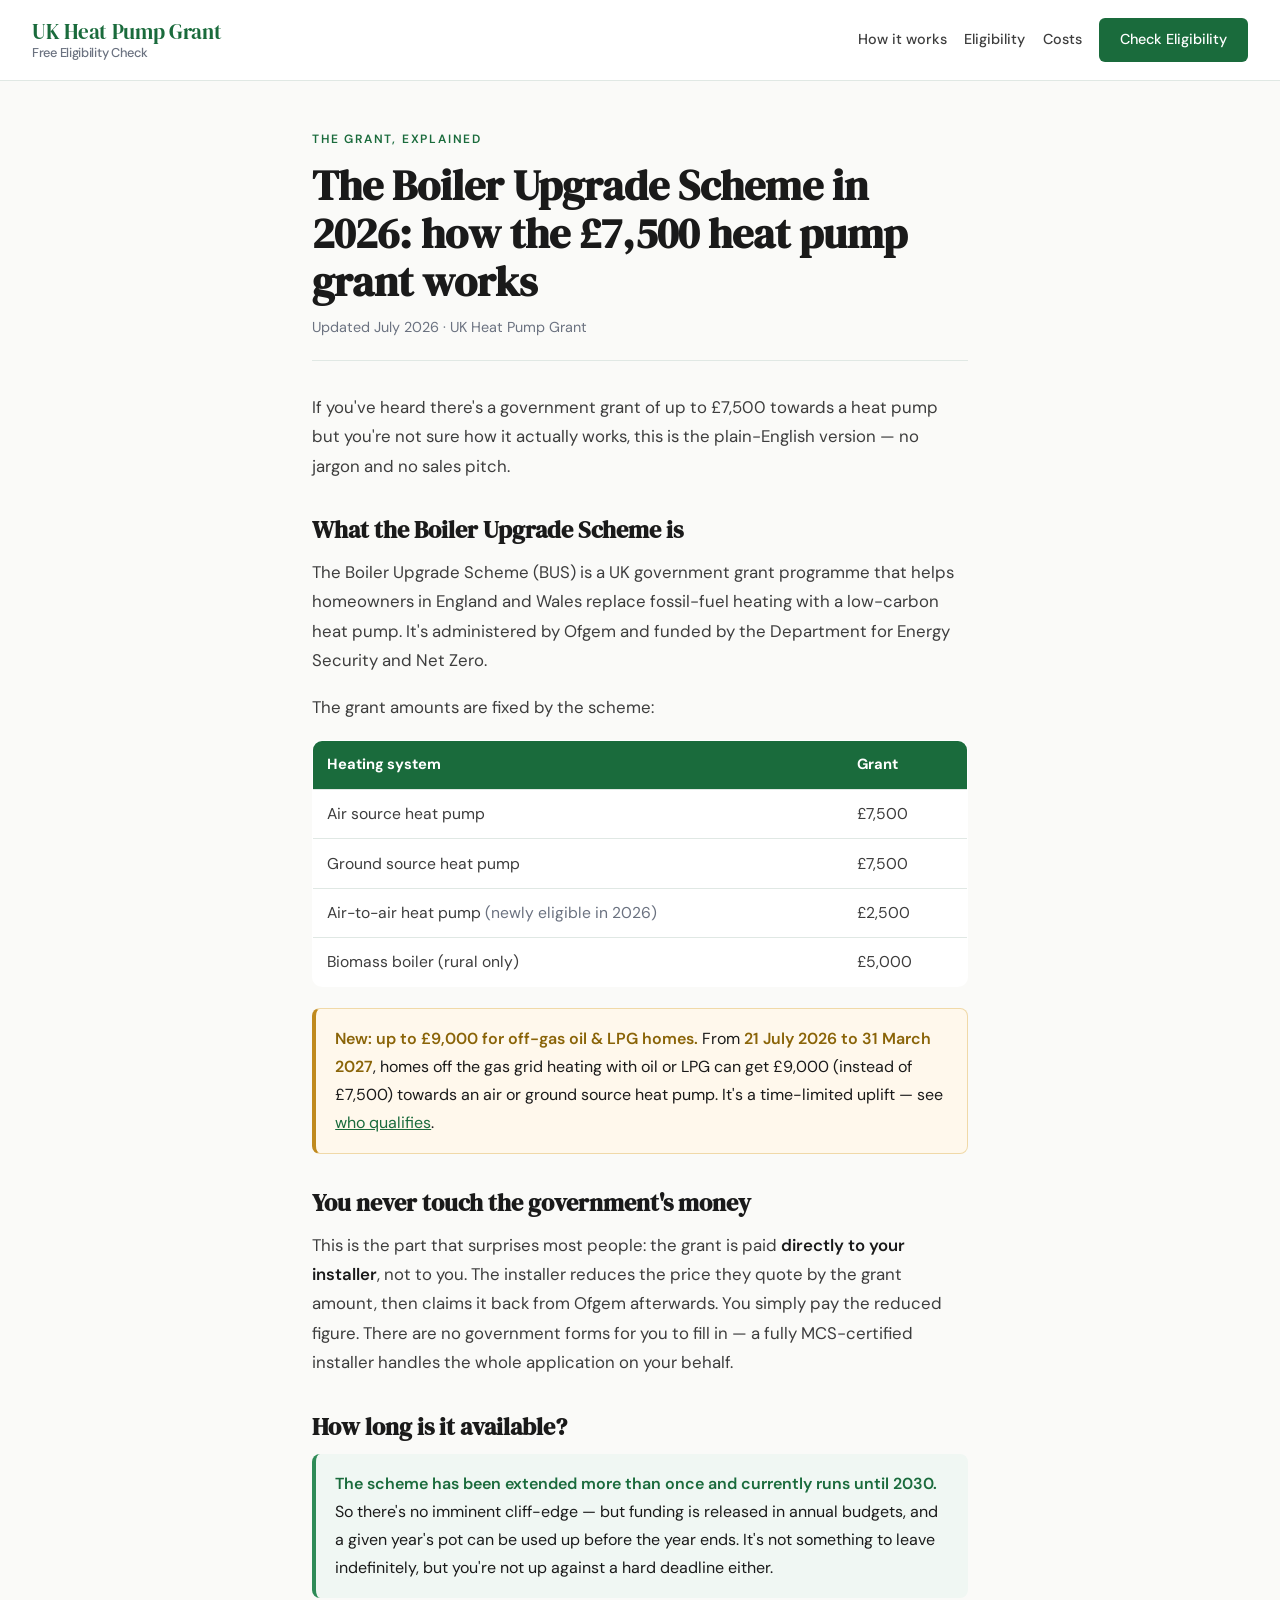
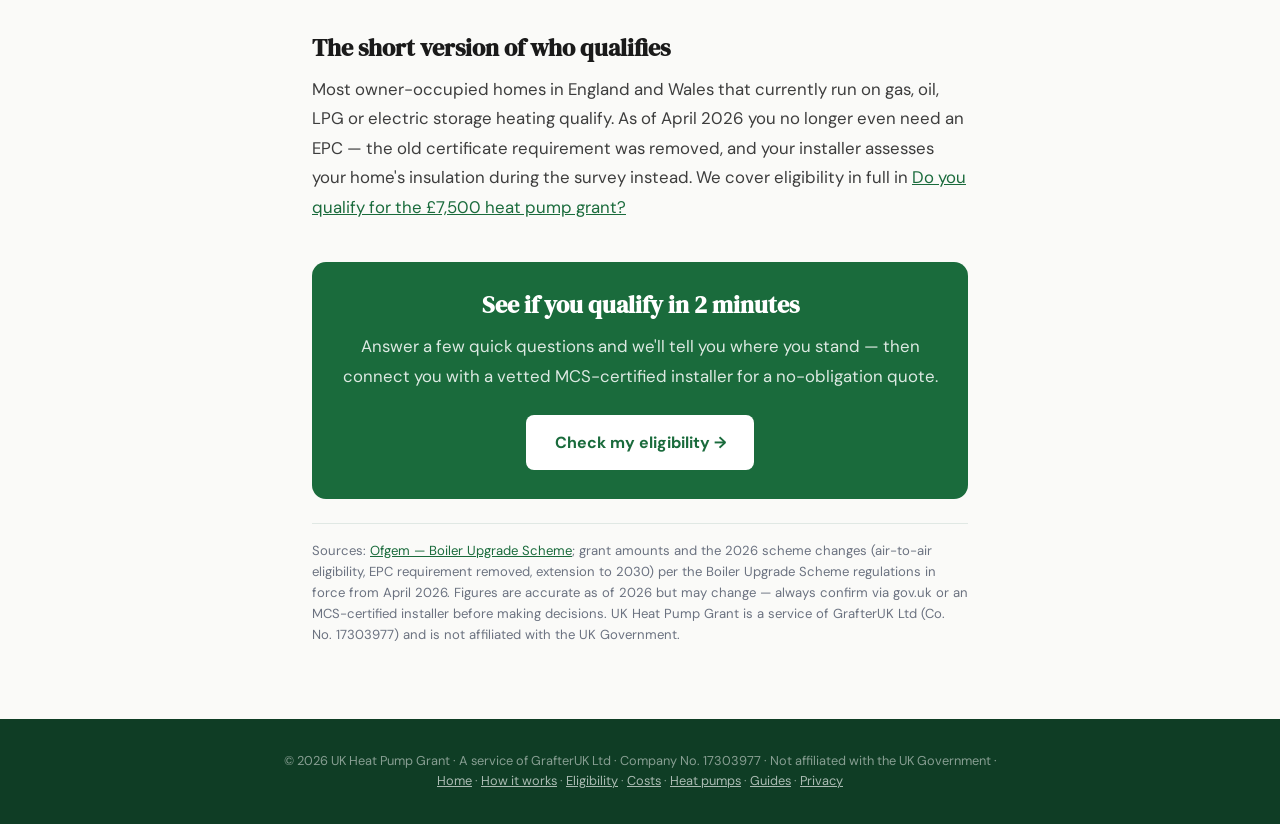
<file: blog/how-the-heat-pump-grant-works.html>
<!DOCTYPE html>
<html lang="en">
<head>
<meta charset="UTF-8">
<meta name="viewport" content="width=device-width, initial-scale=1.0">
<title>The Boiler Upgrade Scheme in 2026: how the £7,500 heat pump grant works — UK Heat Pump Grant</title>
<meta name="description" content="A plain-English explainer of the Boiler Upgrade Scheme in 2026: what the £7,500 heat pump grant covers, who pays it, and how long it's available. No jargon, no sales pitch.">
<link rel="canonical" href="https://ukheatpumpgrant.co.uk/blog/how-the-heat-pump-grant-works">
<meta name="theme-color" content="#1A6B3C">
<link rel="icon" href="/favicon.svg" type="image/svg+xml">
<meta property="og:type" content="article">
<meta property="og:title" content="The Boiler Upgrade Scheme in 2026: how the £7,500 heat pump grant works">
<meta property="og:description" content="What the £7,500 heat pump grant covers, who pays it, and how long it's available — in plain English.">
<meta property="og:url" content="https://ukheatpumpgrant.co.uk/blog/how-the-heat-pump-grant-works">
<link href="https://fonts.googleapis.com/css2?family=DM+Serif+Display&family=DM+Sans:wght@400;500;600;700&display=swap" rel="stylesheet">
<link href="/blog/blog.css" rel="stylesheet">
</head>
<body>
<nav>
  <a href="/" class="logo">UK Heat Pump Grant<br><span>Free Eligibility Check</span></a>
  <div class="nav-links">
    <a href="/how-it-works" class="hide-sm">How it works</a>
    <a href="/eligibility" class="hide-sm">Eligibility</a>
    <a href="/costs" class="hide-sm">Costs</a>
    <a href="/#check" class="nav-cta">Check Eligibility</a>
  </div>
</nav>
<div class="wrap">
  <article>
    <div class="eyebrow">The grant, explained</div>
    <h1>The Boiler Upgrade Scheme in 2026: how the £7,500 heat pump grant works</h1>
    <div class="meta">Updated July 2026 · UK Heat Pump Grant</div>

    <p>If you've heard there's a government grant of up to £7,500 towards a heat pump but you're not sure how it actually works, this is the plain-English version — no jargon and no sales pitch.</p>

    <h2>What the Boiler Upgrade Scheme is</h2>
    <p>The Boiler Upgrade Scheme (BUS) is a UK government grant programme that helps homeowners in England and Wales replace fossil-fuel heating with a low-carbon heat pump. It's administered by Ofgem and funded by the Department for Energy Security and Net Zero.</p>
    <p>The grant amounts are fixed by the scheme:</p>
    <table>
      <tr><th>Heating system</th><th>Grant</th></tr>
      <tr><td>Air source heat pump</td><td>£7,500</td></tr>
      <tr><td>Ground source heat pump</td><td>£7,500</td></tr>
      <tr><td>Air-to-air heat pump <span style="color:var(--muted)">(newly eligible in 2026)</span></td><td>£2,500</td></tr>
      <tr><td>Biomass boiler (rural only)</td><td>£5,000</td></tr>
    </table>

    <div class="callout"><strong>New: up to £9,000 for off-gas oil &amp; LPG homes.</strong> From <strong>21 July 2026 to 31 March 2027</strong>, homes off the gas grid heating with oil or LPG can get £9,000 (instead of £7,500) towards an air or ground source heat pump. It's a time-limited uplift — see <a href="/eligibility">who qualifies</a>.</div>

    <h2>You never touch the government's money</h2>
    <p>This is the part that surprises most people: the grant is paid <strong>directly to your installer</strong>, not to you. The installer reduces the price they quote by the grant amount, then claims it back from Ofgem afterwards. You simply pay the reduced figure. There are no government forms for you to fill in — a fully MCS-certified installer handles the whole application on your behalf.</p>

    <h2>How long is it available?</h2>
    <div class="note"><strong>The scheme has been extended more than once and currently runs until 2030.</strong> So there's no imminent cliff-edge — but funding is released in annual budgets, and a given year's pot can be used up before the year ends. It's not something to leave indefinitely, but you're not up against a hard deadline either.</div>

    <h2>The short version of who qualifies</h2>
    <p>Most owner-occupied homes in England and Wales that currently run on gas, oil, LPG or electric storage heating qualify. As of April 2026 you no longer even need an EPC — the old certificate requirement was removed, and your installer assesses your home's insulation during the survey instead. We cover eligibility in full in <a href="/blog/heat-pump-grant-eligibility">Do you qualify for the £7,500 heat pump grant?</a></p>

    <div class="cta-box">
      <h2>See if you qualify in 2 minutes</h2>
      <p>Answer a few quick questions and we'll tell you where you stand — then connect you with a vetted MCS-certified installer for a no-obligation quote.</p>
      <a href="/#check">Check my eligibility →</a>
    </div>

    <p class="src">Sources: <a href="https://www.ofgem.gov.uk/environmental-and-social-schemes/boiler-upgrade-scheme-bus" target="_blank" rel="noopener">Ofgem — Boiler Upgrade Scheme</a>; grant amounts and the 2026 scheme changes (air-to-air eligibility, EPC requirement removed, extension to 2030) per the Boiler Upgrade Scheme regulations in force from April 2026. Figures are accurate as of 2026 but may change — always confirm via gov.uk or an MCS-certified installer before making decisions. UK Heat Pump Grant is a service of GrafterUK Ltd (Co. No. 17303977) and is not affiliated with the UK Government.</p>
  </article>
</div>
<footer><p>© 2026 UK Heat Pump Grant · A service of GrafterUK Ltd · Company No. 17303977 · Not affiliated with the UK Government · <a href="/">Home</a> · <a href="/how-it-works">How it works</a> · <a href="/eligibility">Eligibility</a> · <a href="/costs">Costs</a> · <a href="/heat-pumps-explained">Heat pumps</a> · <a href="/blog/">Guides</a> · <a href="/privacy">Privacy</a></p></footer>
</body>
</html>
</file>
<file: blog/blog.css>
:root{--green:#1A6B3C;--green-light:#2E8B57;--green-pale:#F0F7F3;--green-mid:#D4EBE0;--white:#fff;--off-white:#FAFAF8;--text:#1A1A1A;--text-mid:#3d3d3d;--muted:#6b7280;--border:#E0E8E4}
*,*::before,*::after{box-sizing:border-box;margin:0;padding:0}
html{scroll-behavior:smooth;-webkit-text-size-adjust:100%}
body{font-family:'DM Sans',-apple-system,'Segoe UI',sans-serif;background:var(--off-white);color:var(--text);line-height:1.75}
nav{background:#fff;border-bottom:1px solid var(--border);padding:1.1rem 2rem;display:flex;justify-content:space-between;align-items:center;position:sticky;top:0;z-index:100}
.logo{font-family:'DM Serif Display',serif;font-size:1.3rem;color:var(--green);letter-spacing:-.3px;line-height:1.3;text-decoration:none}
.logo span{color:var(--muted);font-size:.8rem;font-family:'DM Sans',sans-serif;font-weight:500;display:block}
.nav-cta{background:var(--green);color:#fff;font-weight:600;font-size:.85rem;padding:.6rem 1.3rem;border-radius:6px;text-decoration:none}
.wrap{max-width:720px;margin:0 auto;padding:0 2rem}
article{padding:3rem 0 1rem}
.eyebrow{font-size:.75rem;font-weight:600;letter-spacing:.15em;text-transform:uppercase;color:var(--green);margin-bottom:.8rem}
article h1{font-family:'DM Serif Display',serif;font-size:clamp(1.9rem,5vw,2.6rem);line-height:1.15;margin-bottom:.6rem;color:var(--text)}
.meta{font-size:.9rem;color:var(--muted);margin-bottom:2rem;padding-bottom:1.2rem;border-bottom:1px solid var(--border)}
article h2{font-family:'DM Serif Display',serif;font-size:1.5rem;color:var(--text);margin:2.2rem 0 .8rem;line-height:1.2}
article h3{font-size:1.05rem;font-weight:700;margin:1.4rem 0 .3rem;color:var(--text)}
article p{font-size:1.05rem;color:var(--text-mid);margin-bottom:1.1rem}
article ul{margin:0 0 1.1rem 1.3rem}
article li{font-size:1.05rem;color:var(--text-mid);margin-bottom:.5rem}
article strong{color:var(--text);font-weight:600}
a{color:var(--green)}
table{width:100%;border-collapse:collapse;margin:.4rem 0 1.3rem;font-size:.98rem;background:#fff;border:1px solid var(--border);border-radius:10px;overflow:hidden}
th{background:var(--green);color:#fff;text-align:left;padding:.7rem .9rem;font-size:.92rem}
td{padding:.65rem .9rem;border-top:1px solid var(--border);color:var(--text-mid)}
.note{background:var(--green-pale);border-left:4px solid var(--green-light);border-radius:8px;padding:1rem 1.2rem;margin:.4rem 0 1.3rem;font-size:1rem}
.note strong{color:var(--green)}
.myth{margin:0 0 1.1rem}
.myth .q{font-weight:600;color:var(--text)}
.cta-box{background:var(--green);color:#fff;border-radius:14px;padding:1.8rem;text-align:center;margin:2.5rem 0 1rem}
.cta-box h2{color:#fff;margin-top:0}
.cta-box p{color:rgba(255,255,255,.85)}
.cta-box a{display:inline-block;background:#fff;color:var(--green);font-weight:700;padding:.85rem 1.8rem;border-radius:8px;text-decoration:none;margin-top:.4rem}
.src{font-size:.82rem;color:var(--muted);border-top:1px solid var(--border);padding-top:1rem;margin-top:1.5rem;line-height:1.6}
.post-list{list-style:none;margin:1rem 0 0;padding:0}
.post-list li{padding:1.3rem 0;border-bottom:1px solid var(--border)}
.post-list li:last-child{border-bottom:0}
.post-list h2{font-size:1.25rem;margin:0 0 .3rem;line-height:1.3;font-family:'DM Sans',sans-serif}
.post-list h2 a{color:var(--text);text-decoration:none}
.post-list h2 a:hover{color:var(--green)}
.post-list p{font-size:1rem;color:var(--muted);margin:0}
/* Shared components for the evergreen explainer/pillar pages (also usable in posts).
   .callout = the time-limited £9,000 uplift highlight (amber = "new / act-by-date",
   deliberately distinct from the green .note). .illus = the "illustrative, not a quote"
   caption that must sit under every cost table. */
.callout{background:#FFF8EC;border:1px solid #F0D9A8;border-left:4px solid #C08A1E;border-radius:8px;padding:1rem 1.2rem;margin:.4rem 0 1.3rem;font-size:1rem}
.callout strong{color:#8A6408}
.illus{font-size:.85rem;color:var(--muted);font-style:italic;margin:-.7rem 0 1.4rem}
.crumb{font-size:.85rem;color:var(--muted);margin-bottom:1.2rem}
.crumb a{color:var(--muted);text-decoration:none}
.crumb a:hover{color:var(--green)}
.nav-links{display:flex;gap:1.1rem;align-items:center;flex-wrap:wrap}
.nav-links a{color:var(--text-mid);text-decoration:none;font-size:.9rem;font-weight:500}
.nav-links a:hover{color:var(--green)}
.nav-links a.nav-cta{color:#fff}
@media(max-width:640px){.nav-links{gap:.8rem}.nav-links .hide-sm{display:none}}
footer{background:#0F3D25;padding:2rem;text-align:center;margin-top:2.5rem}
footer p{color:rgba(255,255,255,.5);font-size:.8rem;line-height:1.6;max-width:720px;margin:0 auto}
footer a{color:rgba(255,255,255,.65)}
@media(max-width:640px){nav{padding:1rem}.wrap{padding:0 1.3rem}}
</file>
